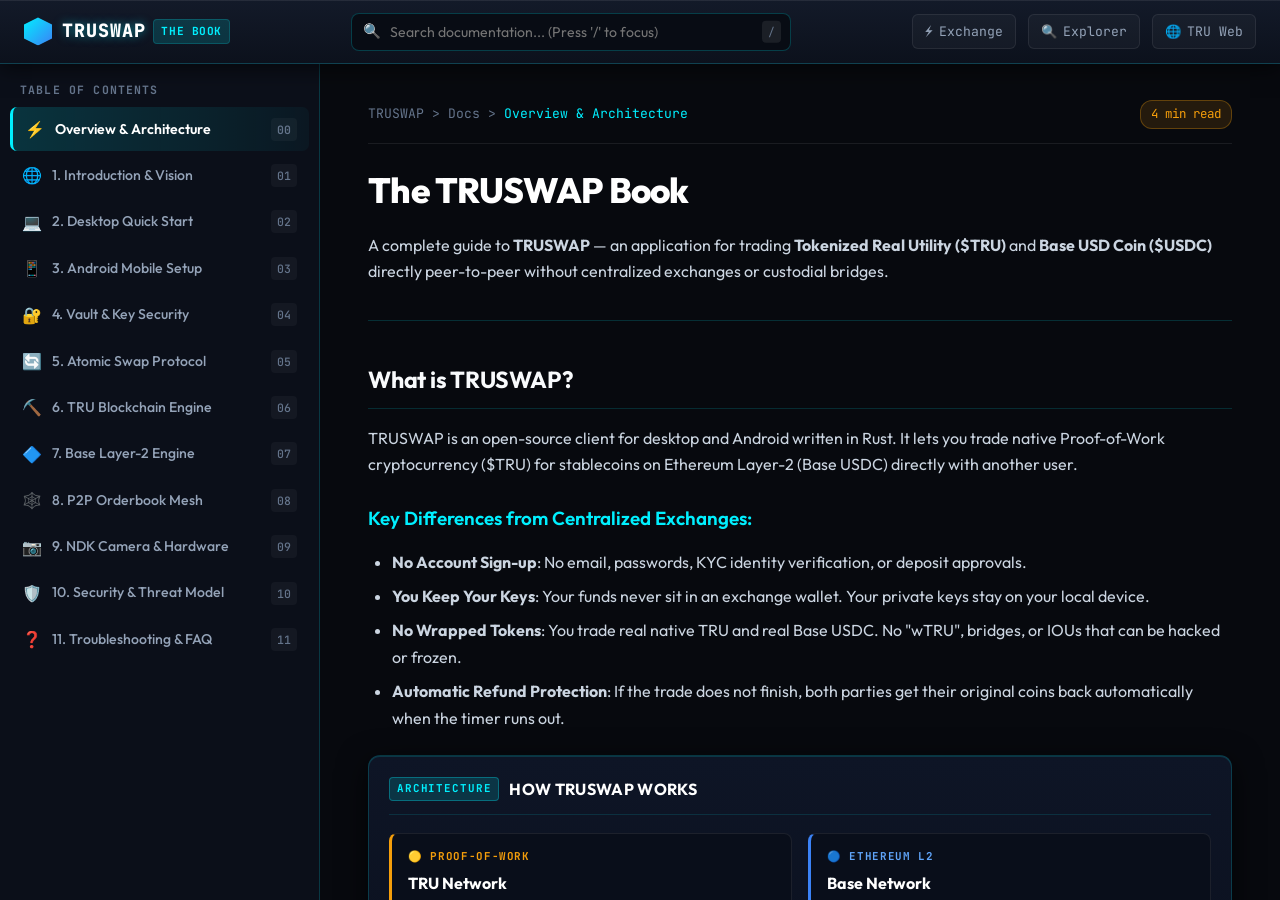
<file: docs/index.html>
<!DOCTYPE html>
<html lang="en">
<head>
  <meta charset="UTF-8">
  <meta name="viewport" content="width=device-width, initial-scale=1.0">
  <title>The TRUSWAP Book — Comprehensive Guide & Architecture</title>
  <link rel="preconnect" href="https://fonts.googleapis.com">
  <link rel="preconnect" href="https://fonts.gstatic.com" crossorigin>
  <link href="https://fonts.googleapis.com/css2?family=JetBrains+Mono:wght@400;500;600;700;800&family=Outfit:wght@300;400;500;600;700;800&display=swap" rel="stylesheet">
  <style>
    :root {
      --bg-dark: #07090e;
      --bg-sidebar: #0b0f19;
      --bg-card: #111726;
      --bg-card-hover: #161e30;
      --bg-code: #06080d;
      --border-color: rgba(0, 240, 255, 0.18);
      --border-glow: rgba(0, 240, 255, 0.4);
      --accent-cyan: #00f0ff;
      --accent-cyan-rgb: 0, 240, 255;
      --accent-gold: #f59e0b;
      --accent-green: #10b981;
      --accent-red: #ef4444;
      --text-main: #f1f5f9;
      --text-muted: #94a3b8;
      --text-dim: #64748b;
      --sidebar-width: 320px;
      --header-height: 64px;
    }

    * {
      box-sizing: border-box;
      margin: 0;
      padding: 0;
    }

    html, body {
      background-color: var(--bg-dark);
      color: var(--text-main);
      font-family: 'Outfit', -apple-system, BlinkMacSystemFont, sans-serif;
      font-size: 16px;
      line-height: 1.65;
      height: 100%;
      overflow: hidden;
    }

    /* Custom Scrollbar */
    ::-webkit-scrollbar {
      width: 7px;
      height: 7px;
    }
    ::-webkit-scrollbar-track {
      background: rgba(11, 15, 25, 0.7);
    }
    ::-webkit-scrollbar-thumb {
      background: rgba(0, 240, 255, 0.25);
      border-radius: 4px;
    }
    ::-webkit-scrollbar-thumb:hover {
      background: rgba(0, 240, 255, 0.5);
    }

    /* App Shell */
    .app-layout {
      display: flex;
      flex-direction: column;
      height: 100vh;
      overflow: hidden;
    }

    /* Mecha Cyberpunk Header */
    header.book-header {
      height: var(--header-height);
      background: linear-gradient(180deg, #131a29 0%, #0c111c 100%);
      border-bottom: 1px solid var(--border-color);
      box-shadow: 0 4px 20px rgba(0, 0, 0, 0.6), inset 0 1px 0 rgba(255, 255, 255, 0.08);
      display: flex;
      align-items: center;
      justify-content: space-between;
      padding: 0 24px;
      z-index: 100;
      position: relative;
    }

    .header-left {
      display: flex;
      align-items: center;
      gap: 16px;
      flex-shrink: 0;
    }

    .mobile-menu-btn {
      display: none;
      background: rgba(0, 240, 255, 0.1);
      border: 1px solid var(--border-color);
      color: var(--accent-cyan);
      font-size: 1.25rem;
      border-radius: 8px;
      width: 38px;
      height: 38px;
      cursor: pointer;
      align-items: center;
      justify-content: center;
      transition: all 0.2s ease;
      flex-shrink: 0;
    }

    .mobile-menu-btn:hover {
      background: rgba(0, 240, 255, 0.2);
      border-color: var(--accent-cyan);
    }

    .brand-group {
      display: flex;
      align-items: center;
      gap: 10px;
      text-decoration: none;
      cursor: pointer;
      flex-shrink: 0;
    }

    .brand-logo-gem {
      width: 28px;
      height: 28px;
      background: linear-gradient(135deg, #00f0ff 0%, #3b82f6 100%);
      clip-path: polygon(50% 0%, 100% 25%, 100% 75%, 50% 100%, 0% 75%, 0% 25%);
      box-shadow: 0 0 12px rgba(0, 240, 255, 0.6);
      flex-shrink: 0;
    }

    .brand-title-wrap {
      display: flex;
      align-items: center;
      gap: 8px;
      white-space: nowrap;
    }

    .brand-title {
      font-family: 'JetBrains Mono', monospace;
      font-weight: 800;
      font-size: 1.15rem;
      letter-spacing: 0.05em;
      color: #fff;
      text-shadow: 0 0 10px rgba(0, 240, 255, 0.5);
      white-space: nowrap;
    }

    .brand-badge {
      font-family: 'JetBrains Mono', monospace;
      font-size: 0.7rem;
      font-weight: 700;
      background: rgba(0, 240, 255, 0.15);
      border: 1px solid var(--border-color);
      color: var(--accent-cyan);
      padding: 2px 7px;
      border-radius: 4px;
      letter-spacing: 0.05em;
      white-space: nowrap;
      display: inline-block;
    }

    .header-search-wrap {
      flex: 1;
      max-width: 440px;
      margin: 0 24px;
      position: relative;
    }

    .search-input {
      width: 100%;
      background: #080c14;
      border: 1px solid rgba(0, 240, 255, 0.22);
      border-radius: 8px;
      padding: 9px 38px 9px 38px;
      font-family: 'Outfit', sans-serif;
      font-size: 0.88rem;
      color: #fff;
      transition: all 0.2s ease;
    }

    .search-input:focus {
      outline: none;
      border-color: var(--accent-cyan);
      box-shadow: 0 0 12px rgba(0, 240, 255, 0.3);
    }

    .search-icon {
      position: absolute;
      left: 12px;
      top: 50%;
      transform: translateY(-50%);
      color: var(--text-dim);
      font-size: 0.9rem;
      pointer-events: none;
    }

    .search-shortcut {
      position: absolute;
      right: 10px;
      top: 50%;
      transform: translateY(-50%);
      font-family: 'JetBrains Mono', monospace;
      font-size: 0.7rem;
      background: rgba(255, 255, 255, 0.08);
      color: var(--text-dim);
      padding: 2px 6px;
      border-radius: 4px;
      pointer-events: none;
    }

    .search-results-dropdown {
      display: none;
      position: absolute;
      top: calc(100% + 6px);
      left: 0;
      right: 0;
      background: #0d121f;
      border: 1px solid var(--border-color);
      border-radius: 8px;
      box-shadow: 0 12px 30px rgba(0, 0, 0, 0.8);
      max-height: 380px;
      overflow-y: auto;
      z-index: 200;
    }

    .search-result-item {
      padding: 10px 14px;
      border-bottom: 1px solid rgba(255, 255, 255, 0.05);
      cursor: pointer;
      transition: background 0.15s ease;
    }

    .search-result-item:hover {
      background: rgba(0, 240, 255, 0.1);
    }

    .search-result-title {
      font-weight: 600;
      font-size: 0.88rem;
      color: var(--accent-cyan);
      margin-bottom: 4px;
    }

    .search-result-snippet {
      font-size: 0.78rem;
      color: var(--text-muted);
      white-space: nowrap;
      overflow: hidden;
      text-overflow: ellipsis;
    }

    .header-links {
      display: flex;
      align-items: center;
      gap: 12px;
      flex-shrink: 0;
    }

    .header-nav-link {
      display: inline-flex;
      align-items: center;
      gap: 6px;
      font-family: 'JetBrains Mono', monospace;
      font-size: 0.82rem;
      color: var(--text-muted);
      text-decoration: none;
      padding: 6px 12px;
      border-radius: 6px;
      background: rgba(255, 255, 255, 0.03);
      border: 1px solid rgba(255, 255, 255, 0.08);
      transition: all 0.2s ease;
      white-space: nowrap;
    }

    .header-nav-link:hover {
      color: #fff;
      border-color: var(--accent-cyan);
      background: rgba(0, 240, 255, 0.08);
      box-shadow: 0 0 10px rgba(0, 240, 255, 0.2);
    }

    .mobile-search-btn {
      display: none;
    }

    .mobile-search-bar {
      display: none;
    }

    .nav-text-short {
      display: none;
    }

    .nav-text-full {
      display: inline;
    }

    /* Sidebar Backdrop & Mobile Drawer */
    .sidebar-backdrop {
      display: none;
      position: fixed;
      top: 0;
      left: 0;
      right: 0;
      bottom: 0;
      background: rgba(0, 0, 0, 0.7);
      backdrop-filter: blur(3px);
      z-index: 140;
    }

    .sidebar-backdrop.open {
      display: block;
    }

    .sidebar-footer {
      display: none;
      padding: 16px 12px;
      margin-top: auto;
      border-top: 1px solid var(--border-color);
      background: rgba(6, 8, 14, 0.6);
      flex-direction: column;
      gap: 8px;
    }

    .sidebar-footer-link {
      display: flex;
      align-items: center;
      gap: 10px;
      padding: 9px 12px;
      border-radius: 6px;
      background: rgba(255, 255, 255, 0.03);
      border: 1px solid rgba(255, 255, 255, 0.08);
      color: var(--text-muted);
      text-decoration: none;
      font-family: 'JetBrains Mono', monospace;
      font-size: 0.82rem;
      transition: all 0.2s ease;
    }

    .sidebar-footer-link:hover {
      color: #fff;
      border-color: var(--accent-cyan);
      background: rgba(0, 240, 255, 0.08);
    }

    /* Main Container */
    .book-body {
      display: flex;
      flex: 1;
      height: calc(100vh - var(--header-height));
      overflow: hidden;
      position: relative;
    }

    /* Sidebar Table of Contents */
    aside.book-sidebar {
      width: var(--sidebar-width);
      min-width: var(--sidebar-width);
      background: var(--bg-sidebar);
      border-right: 1px solid var(--border-color);
      display: flex;
      flex-direction: column;
      overflow-y: auto;
      height: 100%;
      user-select: none;
    }

    .sidebar-section-title {
      padding: 16px 20px 8px 20px;
      font-family: 'JetBrains Mono', monospace;
      font-size: 0.72rem;
      font-weight: 700;
      color: var(--text-dim);
      letter-spacing: 0.1em;
      text-transform: uppercase;
    }

    .chapter-list {
      list-style: none;
      padding: 0 10px 30px 10px;
    }

    .chapter-item {
      margin-bottom: 2px;
    }

    .chapter-link {
      display: flex;
      align-items: center;
      justify-content: space-between;
      gap: 10px;
      padding: 9px 12px;
      border-radius: 7px;
      color: var(--text-muted);
      text-decoration: none;
      font-size: 0.88rem;
      font-weight: 500;
      transition: all 0.15s ease;
      cursor: pointer;
      position: relative;
    }

    .chapter-link:hover {
      color: #fff;
      background: rgba(0, 240, 255, 0.06);
    }

    .chapter-link.active {
      color: #fff;
      font-weight: 600;
      background: linear-gradient(90deg, rgba(0, 240, 255, 0.16) 0%, rgba(0, 240, 255, 0.04) 100%);
      border-left: 3px solid var(--accent-cyan);
    }

    .chapter-link-left {
      display: flex;
      align-items: center;
      gap: 10px;
      overflow: hidden;
    }

    .chapter-icon {
      font-size: 1rem;
      flex-shrink: 0;
    }

    .chapter-title-text {
      white-space: nowrap;
      overflow: hidden;
      text-overflow: ellipsis;
    }

    .chapter-num {
      font-family: 'JetBrains Mono', monospace;
      font-size: 0.72rem;
      color: var(--text-dim);
      background: rgba(255, 255, 255, 0.04);
      padding: 2px 6px;
      border-radius: 4px;
      flex-shrink: 0;
    }

    /* Main Reader Area */
    main.book-content-pane {
      flex: 1;
      overflow-y: auto;
      height: 100%;
      padding: 36px 48px 80px 48px;
      position: relative;
      scroll-behavior: smooth;
    }

    .content-container {
      max-width: 920px;
      margin: 0 auto;
    }

    /* Top Breadcrumbs & Meta */
    .chapter-header-meta {
      display: flex;
      align-items: center;
      justify-content: space-between;
      margin-bottom: 24px;
      padding-bottom: 14px;
      border-bottom: 1px solid rgba(255, 255, 255, 0.08);
    }

    .breadcrumbs {
      font-family: 'JetBrains Mono', monospace;
      font-size: 0.82rem;
      color: var(--text-dim);
    }

    .breadcrumbs span.current {
      color: var(--accent-cyan);
    }

    .read-time-badge {
      font-family: 'JetBrains Mono', monospace;
      font-size: 0.78rem;
      color: var(--accent-gold);
      background: rgba(245, 158, 11, 0.12);
      border: 1px solid rgba(245, 158, 11, 0.3);
      padding: 3px 10px;
      border-radius: 12px;
    }

    /* Typography inside reader */
    .doc-h1 {
      font-size: 2.2rem;
      font-weight: 800;
      color: #fff;
      margin-bottom: 20px;
      line-height: 1.25;
      letter-spacing: -0.02em;
      position: relative;
    }

    .doc-h2 {
      font-size: 1.45rem;
      font-weight: 700;
      color: #f8fafc;
      margin-top: 40px;
      margin-bottom: 16px;
      letter-spacing: -0.01em;
      border-bottom: 1px solid rgba(0, 240, 255, 0.15);
      padding-bottom: 8px;
      position: relative;
    }

    .doc-h3 {
      font-size: 1.18rem;
      font-weight: 600;
      color: var(--accent-cyan);
      margin-top: 26px;
      margin-bottom: 12px;
      position: relative;
    }

    .anchor-link {
      opacity: 0;
      margin-left: 8px;
      color: var(--text-dim);
      text-decoration: none;
      font-size: 0.85em;
      transition: opacity 0.15s ease;
    }

    .doc-heading:hover .anchor-link {
      opacity: 0.8;
    }

    .doc-para {
      margin-bottom: 16px;
      color: #cbd5e1;
      font-size: 1rem;
    }

    .doc-list {
      margin: 14px 0 20px 24px;
      color: #cbd5e1;
    }

    .doc-list li {
      margin-bottom: 8px;
    }

    .doc-divider {
      border: none;
      border-top: 1px solid rgba(0, 240, 255, 0.16);
      margin: 36px 0;
    }

    /* Code Blocks */
    .code-block-wrapper {
      margin: 22px 0;
      border-radius: 10px;
      background: var(--bg-code);
      border: 1px solid rgba(0, 240, 255, 0.22);
      box-shadow: 0 8px 24px rgba(0, 0, 0, 0.6);
      overflow: hidden;
    }

    .code-header {
      display: flex;
      justify-content: space-between;
      align-items: center;
      padding: 8px 14px;
      background: #0d121c;
      border-bottom: 1px solid rgba(0, 240, 255, 0.12);
    }

    .code-lang {
      font-family: 'JetBrains Mono', monospace;
      font-size: 0.72rem;
      font-weight: 700;
      color: var(--accent-cyan);
      letter-spacing: 0.08em;
    }

    .copy-btn {
      background: rgba(255, 255, 255, 0.05);
      border: 1px solid rgba(255, 255, 255, 0.15);
      color: var(--text-muted);
      font-family: 'JetBrains Mono', monospace;
      font-size: 0.72rem;
      padding: 3px 9px;
      border-radius: 5px;
      cursor: pointer;
      transition: all 0.15s ease;
    }

    .copy-btn:hover {
      color: #fff;
      border-color: var(--accent-cyan);
      background: rgba(0, 240, 255, 0.15);
    }

    pre {
      padding: 16px;
      overflow-x: auto;
      font-family: 'JetBrains Mono', monospace;
      font-size: 0.88rem;
      line-height: 1.45;
      color: #e2e8f0;
      white-space: pre;
      word-wrap: normal;
    }

    code {
      font-family: 'JetBrains Mono', monospace;
      white-space: inherit;
    }

    p code, li code {
      background: rgba(0, 240, 255, 0.08);
      border: 1px solid rgba(0, 240, 255, 0.2);
      color: #38bdf8;
      padding: 2px 6px;
      border-radius: 4px;
      font-size: 0.88em;
      white-space: normal;
    }

    /* Responsive Cyberpunk Architecture & Flow Diagrams */
    .cyber-diagram-box {
      margin: 24px 0;
      background: linear-gradient(180deg, #0e1526 0%, #080c16 100%);
      border: 1px solid var(--border-color);
      border-radius: 12px;
      padding: 20px;
      box-shadow: 0 8px 30px rgba(0, 0, 0, 0.7), inset 0 1px 0 rgba(0, 240, 255, 0.15);
      position: relative;
      overflow: hidden;
    }

    .diagram-title-bar {
      display: flex;
      align-items: center;
      gap: 10px;
      margin-bottom: 18px;
      padding-bottom: 12px;
      border-bottom: 1px solid rgba(0, 240, 255, 0.12);
    }

    .diagram-tag {
      font-family: 'JetBrains Mono', monospace;
      font-size: 0.68rem;
      font-weight: 700;
      background: rgba(0, 240, 255, 0.15);
      color: var(--accent-cyan);
      border: 1px solid rgba(0, 240, 255, 0.3);
      padding: 2px 7px;
      border-radius: 4px;
      letter-spacing: 0.08em;
    }

    .diagram-heading {
      font-weight: 700;
      font-size: 1rem;
      color: #fff;
      letter-spacing: 0.02em;
    }

    .diagram-grid-2 {
      display: grid;
      grid-template-columns: 1fr 1fr;
      gap: 16px;
    }

    .diagram-node {
      background: #090e1a;
      border: 1px solid rgba(255, 255, 255, 0.08);
      border-radius: 8px;
      padding: 14px 16px;
      transition: border-color 0.2s ease;
    }

    .diagram-node.node-tru {
      border-left: 3px solid var(--accent-gold);
    }

    .diagram-node.node-base {
      border-left: 3px solid #3b82f6;
    }

    .diagram-node.node-app {
      border-left: 3px solid var(--accent-cyan);
      background: linear-gradient(180deg, #0d1526 0%, #080c14 100%);
    }

    .node-badge {
      font-family: 'JetBrains Mono', monospace;
      font-size: 0.68rem;
      font-weight: 700;
      letter-spacing: 0.06em;
      margin-bottom: 4px;
    }

    .node-tru .node-badge { color: var(--accent-gold); }
    .node-base .node-badge { color: #60a5fa; }
    .node-app .node-badge { color: var(--accent-cyan); }

    .node-title {
      font-size: 1rem;
      font-weight: 700;
      color: #fff;
      margin-bottom: 8px;
    }

    .node-list {
      list-style: none;
      padding: 0;
      margin: 0;
      display: flex;
      flex-direction: column;
      gap: 6px;
      font-size: 0.85rem;
      color: #cbd5e1;
    }

    .node-list li {
      display: flex;
      align-items: center;
      gap: 6px;
    }

    .node-list li::before {
      content: "•";
      color: var(--accent-cyan);
      font-weight: bold;
    }

    .diagram-connector {
      display: flex;
      flex-direction: column;
      align-items: center;
      justify-content: center;
      margin: 12px 0;
      color: var(--accent-cyan);
    }

    .connector-line {
      width: 2px;
      height: 16px;
      background: linear-gradient(180deg, rgba(0, 240, 255, 0.4) 0%, rgba(0, 240, 255, 0.8) 100%);
    }

    .connector-arrow {
      font-size: 0.75rem;
      line-height: 1;
      color: var(--accent-cyan);
      text-shadow: 0 0 8px rgba(0, 240, 255, 0.8);
    }

    .node-tags-grid {
      display: grid;
      grid-template-columns: repeat(auto-fit, minmax(200px, 1fr));
      gap: 8px;
      margin-top: 10px;
    }

    .feature-tag {
      background: rgba(0, 240, 255, 0.05);
      border: 1px solid rgba(0, 240, 255, 0.15);
      padding: 6px 10px;
      border-radius: 6px;
      font-size: 0.8rem;
      color: #e2e8f0;
      display: flex;
      align-items: center;
      gap: 6px;
    }

    .feature-tag::before {
      content: "▸";
      color: var(--accent-cyan);
    }

    /* Atomic Swap Outcome Cards */
    .outcome-grid {
      display: flex;
      align-items: stretch;
      gap: 16px;
      position: relative;
    }

    .outcome-card {
      flex: 1;
      border-radius: 10px;
      padding: 16px;
      background: #090e1a;
      border: 1px solid rgba(255, 255, 255, 0.08);
      display: flex;
      flex-direction: column;
      gap: 10px;
    }

    .outcome-card.success {
      border-left: 4px solid var(--accent-green);
      background: linear-gradient(180deg, rgba(16, 185, 129, 0.08) 0%, #080c14 100%);
    }

    .outcome-card.refund {
      border-left: 4px solid var(--accent-gold);
      background: linear-gradient(180deg, rgba(245, 158, 11, 0.08) 0%, #080c14 100%);
    }

    .outcome-header {
      display: flex;
      align-items: center;
      gap: 8px;
    }

    .outcome-icon {
      font-size: 1.1rem;
    }

    .outcome-title {
      font-weight: 700;
      font-size: 0.95rem;
      color: #fff;
    }

    .outcome-condition {
      font-size: 0.8rem;
      color: var(--text-dim);
      font-family: 'JetBrains Mono', monospace;
      padding-bottom: 8px;
      border-bottom: 1px solid rgba(255, 255, 255, 0.06);
    }

    .outcome-points {
      list-style: none;
      padding: 0;
      margin: 0;
      display: flex;
      flex-direction: column;
      gap: 6px;
      font-size: 0.84rem;
      color: #cbd5e1;
    }

    .outcome-points li strong {
      color: #fff;
    }

    .outcome-divider-badge {
      display: flex;
      align-items: center;
      justify-content: center;
      font-family: 'JetBrains Mono', monospace;
      font-size: 0.72rem;
      font-weight: 800;
      color: var(--text-dim);
      background: #0d1322;
      border: 1px solid rgba(255, 255, 255, 0.1);
      padding: 4px 10px;
      border-radius: 12px;
      align-self: center;
      flex-shrink: 0;
    }

    /* UI Tour Blueprint Card */
    .ui-tour-diagram .ui-mockup-frame {
      display: flex;
      flex-direction: column;
      gap: 10px;
      background: #05070c;
      border: 1px solid rgba(0, 240, 255, 0.2);
      border-radius: 8px;
      padding: 12px;
    }

    .ui-mockup-top {
      display: flex;
      justify-content: space-between;
      align-items: center;
      padding: 8px 12px;
      background: #0c1220;
      border-radius: 6px;
      font-family: 'JetBrains Mono', monospace;
      font-size: 0.76rem;
      color: var(--accent-cyan);
    }

    .ui-mockup-vaults {
      display: grid;
      grid-template-columns: 1fr 1fr;
      gap: 10px;
    }

    .mockup-card {
      background: #090e1a;
      border: 1px solid rgba(255, 255, 255, 0.08);
      border-radius: 6px;
      padding: 10px 12px;
      font-size: 0.82rem;
    }

    .mockup-card.tru-card { border-top: 2px solid var(--accent-gold); }
    .mockup-card.base-card { border-top: 2px solid #3b82f6; }

    .mockup-card .card-title {
      font-weight: 700;
      margin-bottom: 4px;
      color: #fff;
    }

    .mockup-card .card-detail {
      color: #94a3b8;
      font-size: 0.78rem;
      margin-bottom: 6px;
    }

    .mockup-card .card-pills {
      display: flex;
      flex-wrap: wrap;
      gap: 4px;
    }

    .mockup-card .pill {
      font-family: 'JetBrains Mono', monospace;
      font-size: 0.68rem;
      background: rgba(255, 255, 255, 0.05);
      border: 1px solid rgba(255, 255, 255, 0.1);
      padding: 2px 5px;
      border-radius: 4px;
      color: var(--text-dim);
    }

    .ui-mockup-section {
      background: #090e1a;
      border: 1px solid rgba(255, 255, 255, 0.08);
      border-radius: 6px;
      padding: 10px 12px;
    }

    .ui-mockup-section .section-title {
      font-weight: 700;
      font-size: 0.82rem;
      color: var(--accent-cyan);
      margin-bottom: 6px;
    }

    .mockup-form-row {
      display: flex;
      flex-wrap: wrap;
      gap: 8px;
      font-size: 0.78rem;
      color: #94a3b8;
      font-family: 'JetBrains Mono', monospace;
    }

    .mockup-table-preview {
      font-family: 'JetBrains Mono', monospace;
      font-size: 0.74rem;
      color: #94a3b8;
      display: flex;
      flex-direction: column;
      gap: 4px;
    }

    .mockup-row {
      display: flex;
      justify-content: space-between;
      padding: 4px 8px;
      background: rgba(0, 240, 255, 0.04);
      border-radius: 4px;
      color: #e2e8f0;
    }

    .mockup-row .action-btn {
      color: var(--accent-cyan);
      font-weight: bold;
    }

    /* Flow Steps Architecture Cards */
    .flow-steps {
      display: flex;
      flex-direction: column;
      gap: 8px;
    }

    .flow-step {
      display: flex;
      align-items: flex-start;
      gap: 12px;
      background: #090e1a;
      border: 1px solid rgba(255, 255, 255, 0.08);
      border-radius: 8px;
      padding: 12px 14px;
    }

    .flow-step.node-tru {
      border-left: 3px solid var(--accent-gold);
    }

    .flow-step.node-base {
      border-left: 3px solid #3b82f6;
    }

    .flow-step-num {
      width: 24px;
      height: 24px;
      border-radius: 50%;
      background: rgba(0, 240, 255, 0.15);
      border: 1px solid rgba(0, 240, 255, 0.4);
      color: var(--accent-cyan);
      font-family: 'JetBrains Mono', monospace;
      font-weight: 700;
      font-size: 0.75rem;
      display: flex;
      align-items: center;
      justify-content: center;
      flex-shrink: 0;
      margin-top: 1px;
    }

    .flow-step-content {
      flex: 1;
    }

    .flow-step-title {
      font-weight: 700;
      font-size: 0.95rem;
      color: #fff;
      margin-bottom: 3px;
    }

    .flow-step-desc {
      font-size: 0.84rem;
      color: #94a3b8;
      line-height: 1.45;
    }

    .flow-step-desc code {
      font-family: 'JetBrains Mono', monospace;
      color: var(--accent-cyan);
      background: rgba(0, 240, 255, 0.08);
      padding: 1px 4px;
      border-radius: 3px;
    }

    .flow-connector {
      font-family: 'JetBrains Mono', monospace;
      font-size: 0.72rem;
      color: var(--accent-cyan);
      text-align: center;
      padding: 2px 0;
      opacity: 0.85;
      letter-spacing: 0.05em;
    }

    .lockbox-content-badge {
      display: inline-block;
      font-family: 'JetBrains Mono', monospace;
      font-size: 0.78rem;
      font-weight: 700;
      background: rgba(255, 255, 255, 0.06);
      border: 1px solid rgba(255, 255, 255, 0.12);
      color: #fff;
      padding: 3px 8px;
      border-radius: 4px;
      margin-bottom: 10px;
    }

    .lockbox-rules-title {
      font-size: 0.76rem;
      font-weight: 700;
      color: var(--text-dim);
      text-transform: uppercase;
      letter-spacing: 0.06em;
      margin-bottom: 6px;
    }

    .node-desc {
      font-size: 0.85rem;
      color: #cbd5e1;
      line-height: 1.45;
    }

    .text-center {
      text-align: center;
    }

    /* ASCII Diagrams & Box Drawing Optimization */
    .ascii-diagram-wrapper {
      margin: 22px 0;
      border-radius: 10px;
      background: #060910;
      border: 1px solid rgba(0, 240, 255, 0.22);
      box-shadow: 0 8px 24px rgba(0, 0, 0, 0.6);
      overflow: hidden;
    }

    .ascii-diagram-header {
      display: flex;
      justify-content: space-between;
      align-items: center;
      padding: 8px 14px;
      background: #0d121c;
      border-bottom: 1px solid rgba(0, 240, 255, 0.12);
    }

    .ascii-diagram-tag {
      font-family: 'JetBrains Mono', monospace;
      font-size: 0.72rem;
      font-weight: 700;
      color: var(--accent-cyan);
      letter-spacing: 0.08em;
    }

    .ascii-diagram-scroll-hint {
      font-family: 'JetBrains Mono', monospace;
      font-size: 0.7rem;
      color: var(--text-dim);
    }

    .ascii-diagram-pre {
      padding: 16px;
      overflow-x: auto;
      font-family: 'JetBrains Mono', 'Courier New', monospace;
      font-size: 0.8rem;
      line-height: 1.15 !important;
      letter-spacing: 0px !important;
      color: #38bdf8;
      background: #05080f;
      white-space: pre !important;
      word-break: normal !important;
      overflow-wrap: normal !important;
      -webkit-overflow-scrolling: touch;
    }

    /* Tables */
    .table-responsive {
      overflow-x: auto;
      margin: 24px 0;
      border-radius: 10px;
      border: 1px solid rgba(0, 240, 255, 0.22);
      box-shadow: 0 4px 20px rgba(0, 0, 0, 0.4);
    }

    table.doc-table {
      width: 100%;
      border-collapse: collapse;
      background: #0c101a;
      text-align: left;
      font-size: 0.9rem;
    }

    table.doc-table th {
      background: #131a29;
      padding: 12px 16px;
      font-weight: 600;
      color: var(--accent-cyan);
      border-bottom: 1px solid rgba(0, 240, 255, 0.25);
      font-family: 'JetBrains Mono', monospace;
      font-size: 0.82rem;
    }

    table.doc-table td {
      padding: 12px 16px;
      border-bottom: 1px solid rgba(255, 255, 255, 0.05);
      color: #cbd5e1;
    }

    table.doc-table tr:hover td {
      background: rgba(0, 240, 255, 0.04);
    }

    /* Alerts & Admonitions */
    .doc-alert {
      margin: 22px 0;
      padding: 16px 20px;
      border-radius: 8px;
      border-left: 4px solid var(--accent-cyan);
      background: rgba(0, 240, 255, 0.06);
    }

    .doc-alert-caution, .doc-alert-warning {
      border-left-color: var(--accent-red);
      background: rgba(239, 68, 68, 0.08);
    }

    .doc-alert-tip {
      border-left-color: var(--accent-green);
      background: rgba(16, 185, 129, 0.08);
    }

    .doc-alert .alert-title {
      font-family: 'JetBrains Mono', monospace;
      font-weight: 700;
      font-size: 0.78rem;
      letter-spacing: 0.08em;
      margin-bottom: 6px;
      color: var(--accent-cyan);
    }

    .doc-alert-caution .alert-title, .doc-alert-warning .alert-title {
      color: var(--accent-red);
    }

    .doc-alert-tip .alert-title {
      color: var(--accent-green);
    }

    .doc-quote {
      border-left: 4px solid rgba(255, 255, 255, 0.2);
      padding: 10px 18px;
      margin: 18px 0;
      color: var(--text-muted);
      font-style: italic;
      background: rgba(255, 255, 255, 0.02);
    }

    /* Navigation Footer */
    .chapter-nav-footer {
      display: flex;
      justify-content: space-between;
      gap: 20px;
      margin-top: 60px;
      padding-top: 30px;
      border-top: 1px solid rgba(0, 240, 255, 0.15);
    }

    .nav-btn {
      display: flex;
      flex-direction: column;
      gap: 4px;
      padding: 14px 20px;
      border-radius: 10px;
      background: var(--bg-card);
      border: 1px solid var(--border-color);
      color: var(--text-main);
      text-decoration: none;
      min-width: 200px;
      transition: all 0.2s ease;
      cursor: pointer;
    }

    .nav-btn:hover {
      border-color: var(--accent-cyan);
      background: var(--bg-card-hover);
      box-shadow: 0 4px 20px rgba(0, 240, 255, 0.2);
      transform: translateY(-2px);
    }

    .nav-btn.prev {
      text-align: left;
    }

    .nav-btn.next {
      text-align: right;
      margin-left: auto;
    }

    .nav-btn-sub {
      font-family: 'JetBrains Mono', monospace;
      font-size: 0.72rem;
      color: var(--text-dim);
      text-transform: uppercase;
      letter-spacing: 0.06em;
    }

    .nav-btn-title {
      font-weight: 600;
      font-size: 0.95rem;
      color: var(--accent-cyan);
    }

    /* Responsive */
    @media (max-width: 900px) {
      :root {
        --sidebar-width: 280px;
      }
      .mobile-menu-btn {
        display: flex;
      }
      aside.book-sidebar {
        position: fixed;
        top: var(--header-height);
        left: 0;
        bottom: 0;
        z-index: 150;
        transform: translateX(-100%);
        transition: transform 0.25s cubic-bezier(0.16, 1, 0.3, 1);
        box-shadow: 10px 0 30px rgba(0, 0, 0, 0.8);
      }
      aside.book-sidebar.open {
        transform: translateX(0);
      }
      .sidebar-footer {
        display: flex;
      }
      main.book-content-pane {
        padding: 24px 20px 60px 20px;
      }
      .chapter-nav-footer {
        flex-direction: column;
      }
      .nav-btn {
        width: 100%;
        text-align: center !important;
      }
    }

    @media (max-width: 768px) {
      :root {
        --header-height: 56px;
      }

      header.book-header {
        padding: 0 12px;
        gap: 8px;
      }

      .header-left {
        gap: 8px;
      }

      .mobile-menu-btn {
        width: 36px;
        height: 36px;
        font-size: 1.15rem;
        border-radius: 6px;
      }

      .brand-group {
        gap: 8px;
      }

      .brand-logo-gem {
        width: 24px;
        height: 24px;
      }

      .brand-title-wrap {
        gap: 6px;
      }

      .brand-title {
        font-size: 1.05rem;
      }

      .brand-badge {
        font-size: 0.65rem;
        padding: 2px 5px;
      }

      /* Hide inline search bar on mobile */
      .header-search-wrap {
        display: none;
      }

      /* Show mobile search button in header */
      .mobile-search-btn {
        display: flex;
        align-items: center;
        justify-content: center;
        width: 36px;
        height: 36px;
        background: rgba(0, 240, 255, 0.08);
        border: 1px solid var(--border-color);
        color: var(--accent-cyan);
        border-radius: 6px;
        font-size: 0.92rem;
        cursor: pointer;
        transition: all 0.2s ease;
      }

      .mobile-search-btn:hover {
        background: rgba(0, 240, 255, 0.18);
        border-color: var(--accent-cyan);
      }

      .header-links {
        gap: 8px;
      }

      /* Hide secondary links on mobile header (they live in sidebar drawer) */
      .nav-link-desktop {
        display: none;
      }

      .nav-link-exchange {
        padding: 6px 10px;
        font-size: 0.78rem;
      }

      .nav-text-full {
        display: none;
      }

      .nav-text-short {
        display: inline;
      }

      /* Mobile search drawer dropdown */
      .mobile-search-bar {
        position: fixed;
        top: var(--header-height);
        left: 0;
        right: 0;
        background: #0d121f;
        border-bottom: 1px solid var(--border-color);
        padding: 10px 14px;
        z-index: 130;
        box-shadow: 0 10px 25px rgba(0, 0, 0, 0.85);
      }

      .mobile-search-bar.open {
        display: block;
      }

      .mobile-search-inner {
        position: relative;
        display: flex;
        align-items: center;
      }

      .mobile-search-inner .search-input {
        padding-right: 36px;
      }

      .mobile-search-close {
        position: absolute;
        right: 8px;
        top: 50%;
        transform: translateY(-50%);
        background: none;
        border: none;
        color: var(--text-dim);
        font-size: 1rem;
        cursor: pointer;
        padding: 4px 8px;
      }

      .mobile-search-close:hover {
        color: #fff;
      }

      .mobile-dropdown {
        position: static;
        margin-top: 8px;
        max-height: 50vh;
      }

      /* Subheader Breadcrumbs & Meta */
      .chapter-header-meta {
        display: flex;
        flex-direction: row;
        justify-content: space-between;
        align-items: center;
        gap: 8px;
        margin-bottom: 18px;
        padding-bottom: 10px;
      }

      .breadcrumbs {
        font-size: 0.75rem;
        line-height: 1.35;
        white-space: nowrap;
        overflow: hidden;
        text-overflow: ellipsis;
        flex: 1;
      }

      .read-time-badge {
        font-size: 0.72rem;
        padding: 2px 7px;
        white-space: nowrap;
        flex-shrink: 0;
      }

      main.book-content-pane {
        padding: 16px 14px 60px 14px;
      }

      .doc-h1 {
        font-size: 1.7rem;
        margin-bottom: 14px;
      }

      .doc-h2 {
        font-size: 1.25rem;
        margin-top: 28px;
        margin-bottom: 12px;
      }

      .doc-h3 {
        font-size: 1.05rem;
      }

      .doc-para {
        font-size: 0.95rem;
        line-height: 1.6;
      }

      /* Diagram Mobile Adaptations */
      .cyber-diagram-box {
        padding: 14px;
        margin: 18px 0;
      }
      .diagram-grid-2 {
        grid-template-columns: 1fr;
        gap: 12px;
      }
      .outcome-grid {
        flex-direction: column;
        gap: 12px;
      }
      .outcome-divider-badge {
        align-self: center;
      }
      .ui-mockup-vaults {
        grid-template-columns: 1fr;
      }
      .flow-step {
        padding: 10px 12px;
        gap: 10px;
      }
      .flow-step-title {
        font-size: 0.9rem;
      }
      .flow-step-desc {
        font-size: 0.8rem;
      }
      .ascii-diagram-pre {
        font-size: 0.6rem;
        line-height: 1.12 !important;
        padding: 12px 10px;
      }
      .ascii-diagram-scroll-hint {
        color: var(--accent-gold);
      }
    }

    @media (max-width: 375px) {
      header.book-header {
        padding: 0 8px;
        gap: 6px;
      }
      .header-left {
        gap: 6px;
      }
      .brand-group {
        gap: 6px;
      }
      .brand-title {
        font-size: 0.95rem;
      }
      .brand-badge {
        display: none;
      }
      .mobile-menu-btn, .mobile-search-btn {
        width: 32px;
        height: 32px;
      }
    }
  </style>
</head>
<body>
  <div class="app-layout">
    <!-- Top Header -->
    <header class="book-header">
      <div class="header-left">
        <button class="mobile-menu-btn" onclick="toggleSidebar()" aria-label="Toggle Table of Contents">☰</button>
        <a class="brand-group" onclick="loadChapter('readme')">
          <div class="brand-logo-gem"></div>
          <div class="brand-title-wrap">
            <span class="brand-title">TRUSWAP</span>
            <span class="brand-badge">THE BOOK</span>
          </div>
        </a>
      </div>

      <!-- Search Bar -->
      <div class="header-search-wrap">
        <span class="search-icon">🔍</span>
        <input type="text" class="search-input" id="search-input" placeholder="Search documentation... (Press '/' to focus)" oninput="handleSearch(this.value, 'desktop')">
        <span class="search-shortcut">/</span>
        <div class="search-results-dropdown" id="search-dropdown"></div>
      </div>

      <!-- Quick Links -->
      <div class="header-links">
        <button class="mobile-search-btn" onclick="toggleMobileSearch()" aria-label="Search documentation" title="Search documentation">🔍</button>
        <a href="/" class="header-nav-link nav-link-exchange" title="Open TRUSWAP Atomic Exchange">
          <span>⚡</span>
          <span class="nav-text-full">Exchange</span>
          <span class="nav-text-short">App</span>
        </a>
        <a href="/explorer" class="header-nav-link nav-link-desktop" title="Open Blockchain Explorer">
          <span>🔍</span>
          <span>Explorer</span>
        </a>
        <a href="https://tokenizedrealutility.com" target="_blank" rel="noopener" class="header-nav-link nav-link-desktop" title="Official TRU Network Portal">
          <span>🌐</span>
          <span>TRU Web</span>
        </a>
      </div>
    </header>

    <!-- Mobile Search Bar Dropdown -->
    <div class="mobile-search-bar" id="mobile-search-bar">
      <div class="mobile-search-inner">
        <span class="search-icon">🔍</span>
        <input type="text" class="search-input" id="mobile-search-input" placeholder="Search book chapters..." oninput="handleSearch(this.value, 'mobile')">
        <button class="mobile-search-close" onclick="toggleMobileSearch()" aria-label="Close search">✕</button>
      </div>
      <div class="search-results-dropdown mobile-dropdown" id="mobile-search-dropdown"></div>
    </div>

    <!-- Backdrop for Mobile Sidebar -->
    <div class="sidebar-backdrop" id="sidebar-backdrop" onclick="toggleSidebar()"></div>

    <!-- Main Container -->
    <div class="book-body">
      <!-- Sidebar Navigation -->
      <aside class="book-sidebar" id="book-sidebar">
        <div class="sidebar-section-title">Table of Contents</div>
        <ul class="chapter-list" id="chapter-list"></ul>
        <div class="sidebar-footer">
          <a href="/" class="sidebar-footer-link"><span>⚡</span> TRUSWAP App</a>
          <a href="/explorer" class="sidebar-footer-link"><span>🔍</span> Block Explorer</a>
          <a href="https://tokenizedrealutility.com" target="_blank" rel="noopener" class="sidebar-footer-link"><span>🌐</span> TRU Network Web</a>
        </div>
      </aside>

      <!-- Content Area -->
      <main class="book-content-pane" id="content-pane">
        <div class="content-container">
          <div class="chapter-header-meta">
            <div class="breadcrumbs">
              <span>TRUSWAP</span> &gt; <span>Docs</span> &gt; <span class="current" id="meta-breadcrumb-title">Overview</span>
            </div>
            <div class="read-time-badge" id="meta-read-time">3 min read</div>
          </div>

          <article id="article-content"></article>

          <!-- Navigation Footer -->
          <footer class="chapter-nav-footer">
            <a class="nav-btn prev" id="prev-btn" onclick="navigateChapter(-1)" style="display:none;">
              <span class="nav-btn-sub">← Previous</span>
              <span class="nav-btn-title" id="prev-title"></span>
            </a>
            <a class="nav-btn next" id="next-btn" onclick="navigateChapter(1)" style="display:none;">
              <span class="nav-btn-sub">Next →</span>
              <span class="nav-btn-title" id="next-title"></span>
            </a>
          </footer>
        </div>
      </main>
    </div>
  </div>

  <script>
    const CHAPTERS = [{"id": "readme", "num": "00", "file": "README.md", "title": "Overview & Architecture", "icon": "\u26a1", "words": 815, "read_time": "4 min read", "html": "<h1 id=\"the-truswap-book\" class=\"doc-heading doc-h1\">The TRUSWAP Book<a class=\"anchor-link\" href=\"#the-truswap-book\" title=\"Direct Link\">#</a></h1>\n<p class=\"doc-para\">A complete guide to <strong>TRUSWAP</strong> \u2014 an application for trading <strong>Tokenized Real Utility ($TRU)</strong> and <strong>Base USD Coin ($USDC)</strong> directly peer-to-peer without centralized exchanges or custodial bridges.</p>\n<hr class=\"doc-divider\">\n<h2 id=\"what-is-truswap\" class=\"doc-heading doc-h2\">What is TRUSWAP?<a class=\"anchor-link\" href=\"#what-is-truswap\" title=\"Direct Link\">#</a></h2>\n<p class=\"doc-para\">TRUSWAP is an open-source client for desktop and Android written in Rust. It lets you trade native Proof-of-Work cryptocurrency ($TRU) for stablecoins on Ethereum Layer-2 (Base USDC) directly with another user.</p>\n<h3 id=\"key-differences-from-centralized-exchanges\" class=\"doc-heading doc-h3\">Key Differences from Centralized Exchanges:<a class=\"anchor-link\" href=\"#key-differences-from-centralized-exchanges\" title=\"Direct Link\">#</a></h3>\n<ul class=\"doc-list\">\n<li><strong>No Account Sign-up</strong>: No email, passwords, KYC identity verification, or deposit approvals.</li>\n<li><strong>You Keep Your Keys</strong>: Your funds never sit in an exchange wallet. Your private keys stay on your local device.</li>\n<li><strong>No Wrapped Tokens</strong>: You trade real native TRU and real Base USDC. No &quot;wTRU&quot;, bridges, or IOUs that can be hacked or frozen.</li>\n<li><strong>Automatic Refund Protection</strong>: If the trade does not finish, both parties get their original coins back automatically when the timer runs out.</li>\n</ul>\n<div class=\"cyber-diagram-box\">\n  <div class=\"diagram-title-bar\">\n    <span class=\"diagram-tag\">ARCHITECTURE</span>\n    <span class=\"diagram-heading\">HOW TRUSWAP WORKS</span>\n  </div>\n  <div class=\"diagram-grid-2\">\n    <div class=\"diagram-node node-tru\">\n      <div class=\"node-badge\">\ud83d\udfe1 PROOF-OF-WORK</div>\n      <div class=\"node-title\">TRU Network</div>\n      <ul class=\"node-list\">\n        <li>Native Proof-of-Work Coins</li>\n        <li>103-byte HTLC Script Engine</li>\n        <li>Direct P2P SPV Light Client (TCP 21833)</li>\n      </ul>\n    </div>\n    <div class=\"diagram-node node-base\">\n      <div class=\"node-badge\">\ud83d\udd35 ETHEREUM L2</div>\n      <div class=\"node-title\">Base Network</div>\n      <ul class=\"node-list\">\n        <li>Official Circle USDC Stablecoins</li>\n        <li>BaseHTLC Smart Contract</li>\n        <li>Headless EVM Signer & RPC Watcher</li>\n      </ul>\n    </div>\n  </div>\n  <div class=\"diagram-connector\">\n    <div class=\"connector-line\"></div>\n    <div class=\"connector-arrow\">\u25bc</div>\n  </div>\n  <div class=\"diagram-node node-app\">\n    <div class=\"node-badge\">\u26a1 UNIFIED RUNNER</div>\n    <div class=\"node-title\">TRUSWAP APP (Desktop & Android)</div>\n    <div class=\"node-tags-grid\">\n      <div class=\"feature-tag\">Dual-Vault (Keys & UTXO)</div>\n      <div class=\"feature-tag\">Exchange Cockpit & Orderbook</div>\n      <div class=\"feature-tag\">Autonomous Swap Engine</div>\n      <div class=\"feature-tag\">Direct TRU SPV (TCP 21833)</div>\n      <div class=\"feature-tag\">Base EVM Signer & Watcher</div>\n      <div class=\"feature-tag\">P2P Orderbook Relay Mesh</div>\n      <div class=\"feature-tag\">Native NDK Camera QR Scanner</div>\n      <div class=\"feature-tag\">Built-in Explorer & Book Reader</div>\n    </div>\n  </div>\n</div>\n<hr class=\"doc-divider\">\n<h2 id=\"how-an-atomic-swap-works-in-30-seconds\" class=\"doc-heading doc-h2\">How an Atomic Swap Works (In 30 Seconds)<a class=\"anchor-link\" href=\"#how-an-atomic-swap-works-in-30-seconds\" title=\"Direct Link\">#</a></h2>\n<p class=\"doc-para\">Imagine you want to trade 100 TRU for 50 USDC with someone across the internet:</p>\n<ol class=\"doc-list\">\n<li><strong>Locking Assets</strong>:</li>\n</ol>\n<ul class=\"doc-list\">\n<li>You put 100 TRU into a cryptographic digital lockbox on the TRU network.</li>\n<li>The buyer puts 50 USDC into a matching digital lockbox on the Base network.</li>\n</ul>\n<ol class=\"doc-list\">\n<li><strong>The Shared Key</strong>:</li>\n</ol>\n<ul class=\"doc-list\">\n<li>Both lockboxes are keyed to the exact same cryptographic secret (<code>preimage</code>).</li>\n</ul>\n<ol class=\"doc-list\">\n<li><strong>Claiming</strong>:</li>\n</ol>\n<ul class=\"doc-list\">\n<li>To take the 50 USDC on Base, you reveal this secret key to the smart contract.</li>\n<li>The moment you claim your USDC, the secret key is published on the public blockchain.</li>\n<li>The buyer reads that key and immediately uses it to unlock your 100 TRU on the TRU network.</li>\n</ul>\n<ol class=\"doc-list\">\n<li><strong>Safety Timer (Refund)</strong>:</li>\n</ol>\n<ul class=\"doc-list\">\n<li>If the buyer never shows up or you change your mind before locking, the lockbox timers expire and everyone takes their original coins back. Nobody can steal your money.</li>\n</ul>\n<hr class=\"doc-divider\">\n<h2 id=\"book-chapters\" class=\"doc-heading doc-h2\">Book Chapters<a class=\"anchor-link\" href=\"#book-chapters\" title=\"Direct Link\">#</a></h2>\n<p class=\"doc-para\">This book is organized so that beginners can learn how to install and use the app, while developers and auditors can inspect the code and cryptographic rules:</p>\n<ol class=\"doc-list\">\n<li><a href=\"#01_introduction\" class=\"internal-link\" onclick=\"loadChapter('01_introduction')\"><strong>Chapter 1: Introduction &amp; Concepts</strong></a></li>\n</ol>\n<p class=\"doc-para\">Why peer-to-peer swaps exist, how they differ from centralized exchanges and bridge hacks, and what TRU and Base are.</p>\n<ol class=\"doc-list\">\n<li><a href=\"#02_quickstart_desktop\" class=\"internal-link\" onclick=\"loadChapter('02_quickstart_desktop')\"><strong>Chapter 2: Desktop Quick Start</strong></a></li>\n</ol>\n<p class=\"doc-para\">How to download or compile TRUSWAP on Linux, macOS, or Windows, start the background service, and open the web dashboard.</p>\n<ol class=\"doc-list\">\n<li><a href=\"#03_quickstart_android\" class=\"internal-link\" onclick=\"loadChapter('03_quickstart_android')\"><strong>Chapter 3: Android Setup</strong></a></li>\n</ol>\n<p class=\"doc-para\">How to install <code>truswap.apk</code> on Android, grant camera permission for QR scanning, and use the mobile interface.</p>\n<ol class=\"doc-list\">\n<li><a href=\"#04_vault_and_security\" class=\"internal-link\" onclick=\"loadChapter('04_vault_and_security')\"><strong>Chapter 4: Vault &amp; Key Management</strong></a></li>\n</ol>\n<p class=\"doc-para\">How your TRU keys (24 words / WIF) and Base keys (12 words / BIP-44) are generated, stored in <code>vault.dat</code>, and encrypted on disk.</p>\n<ol class=\"doc-list\">\n<li><a href=\"#05_atomic_swap_protocol\" class=\"internal-link\" onclick=\"loadChapter('05_atomic_swap_protocol')\"><strong>Chapter 5: Atomic Swap Protocol</strong></a></li>\n</ol>\n<p class=\"doc-para\">The step-by-step swap mechanics, the canonical 103-byte TRU HTLC script, BaseHTLC contract calls, and timer math ($T_1 &gt; T_2$).</p>\n<ol class=\"doc-list\">\n<li><a href=\"#06_tru_blockchain_engine\" class=\"internal-link\" onclick=\"loadChapter('06_tru_blockchain_engine')\"><strong>Chapter 6: TRU Network Engine</strong></a></li>\n</ol>\n<p class=\"doc-para\">How TRUSWAP connects to TRU nodes over TCP port 21833, verifies block Proof-of-Work, caches headers in <code>tru.dat</code>, and tracks unspent coins (UTXOs).</p>\n<ol class=\"doc-list\">\n<li><a href=\"#07_base_layer2_engine\" class=\"internal-link\" onclick=\"loadChapter('07_base_layer2_engine')\"><strong>Chapter 7: Base Layer-2 Engine</strong></a></li>\n</ol>\n<p class=\"doc-para\">How the app connects to Base JSON-RPC, signs transactions with EIP-155 replay protection, approves USDC, and calls the <code>BaseHTLC</code> contract.</p>\n<ol class=\"doc-list\">\n<li><a href=\"#08_p2p_orderbook_mesh\" class=\"internal-link\" onclick=\"loadChapter('08_p2p_orderbook_mesh')\"><strong>Chapter 8: P2P Orderbook Mesh</strong></a></li>\n</ol>\n<p class=\"doc-para\">How buy and sell orders are signed, broadcast across WebSocket relays in real time, and validated against fake spam orders.</p>\n<ol class=\"doc-list\">\n<li><a href=\"#09_mobile_ndk_hardware\" class=\"internal-link\" onclick=\"loadChapter('09_mobile_ndk_hardware')\"><strong>Chapter 9: Android NDK Camera Scanner</strong></a></li>\n</ol>\n<p class=\"doc-para\">How the camera QR scanner runs directly on device hardware using Android C headers without Java overhead or cloud APIs.</p>\n<ol class=\"doc-list\">\n<li><a href=\"#10_security_model_and_threat_analysis\" class=\"internal-link\" onclick=\"loadChapter('10_security_model_and_threat_analysis')\"><strong>Chapter 10: Security &amp; Threat Model</strong></a></li>\n</ol>\n<p class=\"doc-para\">How TRUSWAP protects against blockchain reorganizations, malicious dropouts, timing attacks, and rogue computer processes.</p>\n<ol class=\"doc-list\">\n<li><a href=\"#11_troubleshooting_and_faq\" class=\"internal-link\" onclick=\"loadChapter('11_troubleshooting_and_faq')\"><strong>Chapter 11: Troubleshooting &amp; Settings</strong></a></li>\n</ol>\n<p class=\"doc-para\">Command-line flags, environment variables, gas requirements, and answers to common problems.</p>\n<hr class=\"doc-divider\">\n<h2 id=\"the-three-core-rules\" class=\"doc-heading doc-h2\">The Three Core Rules<a class=\"anchor-link\" href=\"#the-three-core-rules\" title=\"Direct Link\">#</a></h2>\n<ol class=\"doc-list\">\n<li><strong>You Hold Your Keys</strong>: Keys are stored on your machine. No remote server ever sees them.</li>\n<li><strong>Automatic Refunds on Timeout</strong>: If a trade stalls or counterparty vanishes, your deposit returns to you.</li>\n<li><strong>Open and Verifiable</strong>: Every byte of logic is inspectable in the open-source repository and verifiable on public explorers.</li>\n</ol>", "raw_text": "  The TRUSWAP Book\n\nA complete guide to   TRUSWAP   \u2014 an application for trading   Tokenized Real Utility ($TRU)   and   Base USD Coin ($USDC)   directly peer to peer without centralized exchanges or custodial bridges.\n\n   \n\n   What is TRUSWAP?\n\nTRUSWAP is an open source client for desktop and Android written in Rust. It lets you trade native Proof of Work cryptocurrency ($TRU) for stablecoins on Ethereum Layer 2 (Base USDC) directly with another user.\n\n    Key Differences from Centralized Exchanges:\n    No Account Sign up  : No email, passwords, KYC identity verification, or deposit approvals.\n    You Keep Your Keys  : Your funds never sit in an exchange wallet. Your private keys stay on your local device.\n    No Wrapped Tokens  : You trade real native TRU and real Base USDC. No \"wTRU\", bridges, or IOUs that can be hacked or frozen.\n    Automatic Refund Protection  : If the trade does not finish, both parties get their original coins back automatically when the timer runs out.\n<div class=\"cyber diagram box\" \n  <div class=\"diagram title bar\" \n    <span class=\"diagram tag\" ARCHITECTURE</span \n    <span class=\"diagram heading\" HOW TRUSWAP WORKS</span \n  </div \n  <div class=\"diagram grid 2\" \n    <div class=\"diagram node node tru\" \n      <div class=\"node badge\" \ud83d\udfe1 PROOF OF WORK</div \n      <div class=\"node title\" TRU Network</div \n      <ul class=\"node list\" \n        <li Native Proof of Work Coins</li \n        <li 103 byte HTLC Script Engine</li \n        <li Direct P2P SPV Light Client (TCP 21833)</li \n      </ul \n    </div \n    <div class=\"diagram node node base\" \n      <div class=\"node badge\" \ud83d\udd35 ETHEREUM L2</div \n      <div class=\"node title\" Base Network</div \n      <ul class=\"node list\" \n        <li Official Circle USDC Stablecoins</li \n        <li BaseHTLC Smart Contract</li \n        <li Headless EVM Signer & RPC Watcher</li \n      </ul \n    </div \n  </div \n  <div class=\"diagram connector\" \n    <div class=\"connector line\" </div \n    <div class=\"connector arrow\" \u25bc</div \n  </div \n  <div class=\"diagram node node app\" \n    <div class=\"node badge\" \u26a1 UNIFIED RUNNER</div \n    <div class=\"node title\" TRUSWAP APP (Desktop & Android)</div \n    <div class=\"node tags grid\" \n      <div class=\"feature tag\" Dual Vault (Keys & UTXO)</div \n      <div class=\"feature tag\" Exchange Cockpit & Orderbook</div \n      <div class=\"feature tag\" Autonomous Swap Engine</div \n      <div class=\"feature tag\" Direct TRU SPV (TCP 21833)</div \n      <div class=\"feature tag\" Base EVM Signer & Watcher</div \n      <div class=\"feature tag\" P2P Orderbook Relay Mesh</div \n      <div class=\"feature tag\" Native NDK Camera QR Scanner</div \n      <div class=\"feature tag\" Built in Explorer & Book Reader</div \n    </div \n  </div \n</div \n\n   \n\n   How an Atomic Swap Works (In 30 Seconds)\n\nImagine you want to trade 100 TRU for 50 USDC with someone across the internet:\n\n1.   Locking Assets  :\n     You put 100 TRU into a cryptographic digital lockbox on the TRU network.\n     The buyer puts 50 USDC into a matching digital lockbox on the Base network.\n2.   The Shared Key  :\n     Both lockboxes are keyed to the exact same cryptographic secret ( preimage ).\n3.   Claiming  :\n     To take the 50 USDC on Base, you reveal this secret key to the smart contract.\n     The moment you claim your USDC, the secret key is published on the public blockchain.\n     The buyer reads that key and immediately uses it to unlock your 100 TRU on the TRU network.\n4.   Safety Timer (Refund)  :\n     If the buyer never shows up or you change your mind before locking, the lockbox timers expire and everyone takes their original coins back. Nobody can steal your money.\n\n   \n\n   Book Chapters\n\nThis book is organized so that beginners can learn how to install and use the app, while developers and auditors can inspect the code and cryptographic rules:\n\n1. [  Chapter 1: Introduction & Concepts  ](01 introduction.md)  \n   Why peer to peer swaps exist, how they differ from centralized exchanges and bridge hacks, and what TRU and Base are.\n\n2. [  Chapter 2: Desktop Quick Start  ](02 quickstart desktop.md)  \n   How to download or compile TRUSWAP on Linux, macOS, or Windows, start the background service, and open the web dashboard.\n\n3. [  Chapter 3: Android Setup  ](03 quickstart android.md)  \n   How to install  truswap.apk  on Android, grant camera permission for QR scanning, and use the mobile interface.\n\n4. [  Chapter 4: Vault & Key Management  ](04 vault and security.md)  \n   How your TRU keys (24 words / WIF) and Base keys (12 words / BIP 44) are generated, stored in  vault.dat , and encrypted on disk.\n\n5. [  Chapter 5: Atomic Swap Protocol  ](05 atomic swap protocol.md)  \n   The step by step swap mechanics, the canonical 103 byte TRU HTLC script, BaseHTLC contract calls, and timer math ($T 1   T 2$).\n\n6. [  Chapter 6: TRU Network Engine  ](06 tru blockchain engine.md)  \n   How TRUSWAP connects to TRU nodes over TCP port 21833, verifies block Proof of Work, caches headers in  tru.dat , and tracks unspent coins (UTXOs).\n\n7. [  Chapter 7: Base Layer 2 Engine  ](07 base layer2 engine.md)  \n   How the app connects to Base JSON RPC, signs transactions with EIP 155 replay protection, approves USDC, and calls the  BaseHTLC  contract.\n\n8. [  Chapter 8: P2P Orderbook Mesh  ](08 p2p orderbook mesh.md)  \n   How buy and sell orders are signed, broadcast across WebSocket relays in real time, and validated against fake spam orders.\n\n9. [  Chapter 9: Android NDK Camera Scanner  ](09 mobile ndk hardware.md)  \n   How the camera QR scanner runs directly on device hardware using Android C headers without Java overhead or cloud APIs.\n\n10. [  Chapter 10: Security & Threat Model  ](10 security model and threat analysis.md)  \n    How TRUSWAP protects against blockchain reorganizations, malicious dropouts, timing attacks, and rogue computer processes.\n\n11. [  Chapter 11: Troubleshooting & Settings  ](11 troubleshooting and faq.md)  \n    Command line flags, environment variables, gas requirements, and answers to common problems.\n\n   \n\n   The Three Core Rules\n\n1.   You Hold Your Keys  : Keys are stored on your machine. No remote server ever sees them.\n2.   Automatic Refunds on Timeout  : If a trade stalls or counterparty vanishes, your deposit returns to you.\n3.   Open and Verifiable  : Every byte of logic is inspectable in the open source repository and verifiable on public explorers.\n"}, {"id": "01_introduction", "num": "01", "file": "01_introduction.md", "title": "1. Introduction & Vision", "icon": "\ud83c\udf10", "words": 763, "read_time": "4 min read", "html": "<h1 id=\"chapter-1-introduction-concepts\" class=\"doc-heading doc-h1\">Chapter 1: Introduction &amp; Concepts<a class=\"anchor-link\" href=\"#chapter-1-introduction-concepts\" title=\"Direct Link\">#</a></h1>\n<p class=\"doc-para\">TRUSWAP is an application that allows two people to trade cryptocurrency directly with each other across different blockchains. It connects <strong>Tokenized Real Utility ($TRU)</strong>, a Proof-of-Work coin, with <strong>USD Coin ($USDC)</strong> on Base, an Ethereum Layer-2 network.</p>\n<hr class=\"doc-divider\">\n<h2 id=\"the-problem-why-traditional-exchanges-and-bridges-are-risky\" class=\"doc-heading doc-h2\">The Problem: Why Traditional Exchanges and Bridges Are Risky<a class=\"anchor-link\" href=\"#the-problem-why-traditional-exchanges-and-bridges-are-risky\" title=\"Direct Link\">#</a></h2>\n<p class=\"doc-para\">When you want to trade between two different blockchains, you usually have three options \u2014 and all three carry significant risks:</p>\n<ol class=\"doc-list\">\n<li><strong>Centralized Exchanges (CEXs)</strong>:</li>\n</ol>\n<ul class=\"doc-list\">\n<li>You deposit your coins into the exchange&#x27;s wallet.</li>\n<li>While your coins are there, you do not own them \u2014 the exchange does (&quot;not your keys, not your coins&quot;).</li>\n<li>If the exchange goes bankrupt, gets hacked, or freezes withdrawals, your funds can disappear.</li>\n</ul>\n<ol class=\"doc-list\">\n<li><strong>Wrapped Tokens (like wBTC or wTRU)</strong>:</li>\n</ol>\n<ul class=\"doc-list\">\n<li>A custodian locks real coins on one chain and issues &quot;wrapped&quot; IOU tokens on another chain.</li>\n<li>If the custodian is dishonest or their reserve wallet is compromised, the wrapped token loses all its backing and becomes worthless.</li>\n</ul>\n<ol class=\"doc-list\">\n<li><strong>Cross-Chain Bridges</strong>:</li>\n</ol>\n<ul class=\"doc-list\">\n<li>Bridges use multi-signature wallets or smart contracts to move value.</li>\n<li>Over the years, bridge exploits have been responsible for billions of dollars in losses due to smart contract bugs and stolen signing keys.</li>\n</ul>\n<hr class=\"doc-divider\">\n<h2 id=\"the-solution-how-atomic-swaps-work\" class=\"doc-heading doc-h2\">The Solution: How Atomic Swaps Work<a class=\"anchor-link\" href=\"#the-solution-how-atomic-swaps-work\" title=\"Direct Link\">#</a></h2>\n<p class=\"doc-para\">In computer science, an <strong>atomic</strong> operation is an all-or-nothing event. It either completes 100%, or it gets cancelled completely. There is never an in-between state.</p>\n<p class=\"doc-para\">An <strong>Atomic Swap</strong> allows you and a counterparty to trade across two separate blockchains without an escrow agent or middleman:</p>\n<ul class=\"doc-list\">\n<li><strong>If everything goes right</strong>: You get the counterparty&#x27;s coins, and they get yours at the exact same moment.</li>\n<li><strong>If anything goes wrong</strong>: Either person disconnects, changes their mind, or tries to cheat \u2014 the built-in timer expires, and both people get their original funds back automatically.</li>\n</ul>\n<div class=\"cyber-diagram-box\">\n  <div class=\"diagram-title-bar\">\n    <span class=\"diagram-tag\">ATOMIC SETTLEMENT</span>\n    <span class=\"diagram-heading\">All-or-Nothing Swap Outcomes</span>\n  </div>\n  <div class=\"outcome-grid\">\n    <div class=\"outcome-card success\">\n      <div class=\"outcome-header\">\n        <span class=\"outcome-icon\">\u2705</span>\n        <span class=\"outcome-title\">Trade Succeeds</span>\n      </div>\n      <div class=\"outcome-condition\">Secret preimage revealed on Base within time window</div>\n      <ul class=\"outcome-points\">\n        <li><strong>Alice</strong> gets USDC on Base</li>\n        <li><strong>Bob</strong> gets TRU on TRU blockchain</li>\n        <li>Atomic settlement completed without intermediaries</li>\n      </ul>\n    </div>\n    <div class=\"outcome-divider-badge\">OR</div>\n    <div class=\"outcome-card refund\">\n      <div class=\"outcome-header\">\n        <span class=\"outcome-icon\">\u23f1\ufe0f</span>\n        <span class=\"outcome-title\">Trade Cancels</span>\n      </div>\n      <div class=\"outcome-condition\">Counterparty disappears or timer expires</div>\n      <ul class=\"outcome-points\">\n        <li><strong>Alice</strong> claims full refund of her TRU</li>\n        <li><strong>Bob</strong> claims full refund of his USDC</li>\n        <li>Zero funds lost \u2014 guaranteed by cryptography</li>\n      </ul>\n    </div>\n  </div>\n</div>\n<hr class=\"doc-divider\">\n<h2 id=\"the-two-blockchains-truswap-connects\" class=\"doc-heading doc-h2\">The Two Blockchains TRUSWAP Connects<a class=\"anchor-link\" href=\"#the-two-blockchains-truswap-connects\" title=\"Direct Link\">#</a></h2>\n<p class=\"doc-para\">TRUSWAP bridges two very different blockchain technologies:</p>\n<h3 id=\"1-tokenized-real-utility-tru\" class=\"doc-heading doc-h3\">1. Tokenized Real Utility ($TRU)<a class=\"anchor-link\" href=\"#1-tokenized-real-utility-tru\" title=\"Direct Link\">#</a></h3>\n<ul class=\"doc-list\">\n<li><strong>Type</strong>: Proof-of-Work (PoW) blockchain, similar to Bitcoin.</li>\n<li><strong>Accounting Model</strong>: UTXO (Unspent Transaction Output) \u2014 coins exist as discrete outputs from previous transactions.</li>\n<li><strong>Scripting Language</strong>: Bitcoin-compatible Forth-like stack scripts. Supports hash checks (<code>OP_HASH160</code>) and time checks (<code>OP_CHECKLOCKTIMEVERIFY</code>).</li>\n<li><strong>P2P Network</strong>: Communicates directly with TRU network nodes over TCP port <code>21833</code>.</li>\n</ul>\n<h3 id=\"2-base-ethereum-layer-2\" class=\"doc-heading doc-h3\">2. Base (Ethereum Layer-2)<a class=\"anchor-link\" href=\"#2-base-ethereum-layer-2\" title=\"Direct Link\">#</a></h3>\n<ul class=\"doc-list\">\n<li><strong>Type</strong>: Optimistic Rollup that settles transactions on Ethereum Layer-1.</li>\n<li><strong>Accounting Model</strong>: Account balance model with smart contracts (EVM).</li>\n<li><strong>Speed &amp; Cost</strong>: 2-second block times and sub-cent gas fees.</li>\n<li><strong>Stablecoin</strong>: Official Circle USDC (<code>0x833589fCD6eDb6E08f4c7C32D4f71b54bdA02913</code>), pegged 1:1 to the US Dollar.</li>\n</ul>\n<hr class=\"doc-divider\">\n<h2 id=\"who-uses-truswap\" class=\"doc-heading doc-h2\">Who Uses TRUSWAP?<a class=\"anchor-link\" href=\"#who-uses-truswap\" title=\"Direct Link\">#</a></h2>\n<ol class=\"doc-list\">\n<li><strong>Proof-of-Work Miners</strong>:</li>\n</ol>\n<ul class=\"doc-list\">\n<li>You mine TRU using mining pools or independent nodes and receive native block rewards.</li>\n<li>You want to convert mined TRU into stable USD Coin (USDC) on Base without giving your coins to a centralized exchange, paying high withdrawal fees, or undergoing KYC identity checks.</li>\n</ul>\n<ol class=\"doc-list\">\n<li><strong>Crypto Traders &amp; Buyers</strong>:</li>\n</ol>\n<ul class=\"doc-list\">\n<li>You hold USDC on Base (Coinbase, Uniswap, or MetaMask) and want to purchase native Proof-of-Work TRU.</li>\n<li>You receive real Layer-1 coins directly into your own private keys, rather than an IOU or wrapped synthetic token.</li>\n</ul>\n<hr class=\"doc-divider\">\n<h2 id=\"how-truswap-is-built\" class=\"doc-heading doc-h2\">How TRUSWAP Is Built<a class=\"anchor-link\" href=\"#how-truswap-is-built\" title=\"Direct Link\">#</a></h2>\n<ul class=\"doc-list\">\n<li><strong>Single Self-Contained Binary</strong>: TRUSWAP contains its own TRU SPV light client, Base transaction signer, orderbook communicator, and local web dashboard.</li>\n<li><strong>Dual-Vault Key Management</strong>: Generates and manages both your TRU keys (24-word phrase or WIF) and your Base keys (12-word phrase) locally in an encrypted file (<code>vault.dat</code>).</li>\n<li><strong>No Java on Android</strong>: On Android, TRUSWAP runs as a native Linux binary (<code>aarch64</code>), accessing the camera and network directly through system C libraries for faster startup and lower battery usage.</li>\n<li><strong>Unified Terminal Web Interface</strong>: When launched, it opens a local web dashboard (<code>http://127.0.0.1:8899</code>) with live balance cards, limit order form, real-time spot orderbook, and an integrated blockchain explorer (<code>/explorer</code>).</li>\n<li><strong>Fully Transparent</strong>: You can inspect active swaps, raw transaction scripts, and block headers in the built-in blockchain explorer at any time.</li>\n</ul>", "raw_text": "  Chapter 1: Introduction & Concepts\n\nTRUSWAP is an application that allows two people to trade cryptocurrency directly with each other across different blockchains. It connects   Tokenized Real Utility ($TRU)  , a Proof of Work coin, with   USD Coin ($USDC)   on Base, an Ethereum Layer 2 network.\n\n   \n\n   The Problem: Why Traditional Exchanges and Bridges Are Risky\n\nWhen you want to trade between two different blockchains, you usually have three options \u2014 and all three carry significant risks:\n\n1.   Centralized Exchanges (CEXs)  :\n     You deposit your coins into the exchange's wallet.\n     While your coins are there, you do not own them \u2014 the exchange does (\"not your keys, not your coins\").\n     If the exchange goes bankrupt, gets hacked, or freezes withdrawals, your funds can disappear.\n2.   Wrapped Tokens (like wBTC or wTRU)  :\n     A custodian locks real coins on one chain and issues \"wrapped\" IOU tokens on another chain.\n     If the custodian is dishonest or their reserve wallet is compromised, the wrapped token loses all its backing and becomes worthless.\n3.   Cross Chain Bridges  :\n     Bridges use multi signature wallets or smart contracts to move value.\n     Over the years, bridge exploits have been responsible for billions of dollars in losses due to smart contract bugs and stolen signing keys.\n\n   \n\n   The Solution: How Atomic Swaps Work\n\nIn computer science, an   atomic   operation is an all or nothing event. It either completes 100%, or it gets cancelled completely. There is never an in between state.\n\nAn   Atomic Swap   allows you and a counterparty to trade across two separate blockchains without an escrow agent or middleman:\n\n    If everything goes right  : You get the counterparty's coins, and they get yours at the exact same moment.\n    If anything goes wrong  : Either person disconnects, changes their mind, or tries to cheat \u2014 the built in timer expires, and both people get their original funds back automatically.\n<div class=\"cyber diagram box\" \n  <div class=\"diagram title bar\" \n    <span class=\"diagram tag\" ATOMIC SETTLEMENT</span \n    <span class=\"diagram heading\" All or Nothing Swap Outcomes</span \n  </div \n\n  <div class=\"outcome grid\" \n    <div class=\"outcome card success\" \n      <div class=\"outcome header\" \n        <span class=\"outcome icon\" \u2705</span \n        <span class=\"outcome title\" Trade Succeeds</span \n      </div \n      <div class=\"outcome condition\" Secret preimage revealed on Base within time window</div \n      <ul class=\"outcome points\" \n        <li <strong Alice</strong  gets USDC on Base</li \n        <li <strong Bob</strong  gets TRU on TRU blockchain</li \n        <li Atomic settlement completed without intermediaries</li \n      </ul \n    </div \n\n    <div class=\"outcome divider badge\" OR</div \n\n    <div class=\"outcome card refund\" \n      <div class=\"outcome header\" \n        <span class=\"outcome icon\" \u23f1\ufe0f</span \n        <span class=\"outcome title\" Trade Cancels</span \n      </div \n      <div class=\"outcome condition\" Counterparty disappears or timer expires</div \n      <ul class=\"outcome points\" \n        <li <strong Alice</strong  claims full refund of her TRU</li \n        <li <strong Bob</strong  claims full refund of his USDC</li \n        <li Zero funds lost \u2014 guaranteed by cryptography</li \n      </ul \n    </div \n  </div \n</div \n\n   \n\n   The Two Blockchains TRUSWAP Connects\n\nTRUSWAP bridges two very different blockchain technologies:\n\n    1. Tokenized Real Utility ($TRU)\n    Type  : Proof of Work (PoW) blockchain, similar to Bitcoin.\n    Accounting Model  : UTXO (Unspent Transaction Output) \u2014 coins exist as discrete outputs from previous transactions.\n    Scripting Language  : Bitcoin compatible Forth like stack scripts. Supports hash checks ( OP HASH160 ) and time checks ( OP CHECKLOCKTIMEVERIFY ).\n    P2P Network  : Communicates directly with TRU network nodes over TCP port  21833 .\n\n    2. Base (Ethereum Layer 2)\n    Type  : Optimistic Rollup that settles transactions on Ethereum Layer 1.\n    Accounting Model  : Account balance model with smart contracts (EVM).\n    Speed & Cost  : 2 second block times and sub cent gas fees.\n    Stablecoin  : Official Circle USDC ( 0x833589fCD6eDb6E08f4c7C32D4f71b54bdA02913 ), pegged 1:1 to the US Dollar.\n\n   \n\n   Who Uses TRUSWAP?\n\n1.   Proof of Work Miners  :\n     You mine TRU using mining pools or independent nodes and receive native block rewards.\n     You want to convert mined TRU into stable USD Coin (USDC) on Base without giving your coins to a centralized exchange, paying high withdrawal fees, or undergoing KYC identity checks.\n2.   Crypto Traders & Buyers  :\n     You hold USDC on Base (Coinbase, Uniswap, or MetaMask) and want to purchase native Proof of Work TRU.\n     You receive real Layer 1 coins directly into your own private keys, rather than an IOU or wrapped synthetic token.\n\n   \n\n   How TRUSWAP Is Built\n\n    Single Self Contained Binary  : TRUSWAP contains its own TRU SPV light client, Base transaction signer, orderbook communicator, and local web dashboard.\n    Dual Vault Key Management  : Generates and manages both your TRU keys (24 word phrase or WIF) and your Base keys (12 word phrase) locally in an encrypted file ( vault.dat ).\n    No Java on Android  : On Android, TRUSWAP runs as a native Linux binary ( aarch64 ), accessing the camera and network directly through system C libraries for faster startup and lower battery usage.\n    Unified Terminal Web Interface  : When launched, it opens a local web dashboard ( http://127.0.0.1:8899 ) with live balance cards, limit order form, real time spot orderbook, and an integrated blockchain explorer ( /explorer ).\n    Fully Transparent  : You can inspect active swaps, raw transaction scripts, and block headers in the built in blockchain explorer at any time.\n"}, {"id": "02_quickstart_desktop", "num": "02", "file": "02_quickstart_desktop.md", "title": "2. Desktop Quick Start", "icon": "\ud83d\udcbb", "words": 1962, "read_time": "10 min read", "html": "<h1 id=\"chapter-2-desktop-quick-start-guide\" class=\"doc-heading doc-h1\">Chapter 2: Desktop Quick Start Guide<a class=\"anchor-link\" href=\"#chapter-2-desktop-quick-start-guide\" title=\"Direct Link\">#</a></h1>\n<p class=\"doc-para\">This guide walks you through downloading, compiling, launching, and using TRUSWAP on Linux, macOS, or Windows.</p>\n<hr class=\"doc-divider\">\n<h2 id=\"1-system-requirements\" class=\"doc-heading doc-h2\">1. System Requirements<a class=\"anchor-link\" href=\"#1-system-requirements\" title=\"Direct Link\">#</a></h2>\n<ul class=\"doc-list\">\n<li><strong>Operating System</strong>: Linux (Ubuntu 20.04+, Debian 11+, Arch, Fedora), macOS (Apple Silicon or Intel), or Windows 10/11 (Native <code>truswap.exe</code> or WSL2).</li>\n<li><strong>CPU</strong>: 64-bit <code>x86_64</code> or <code>aarch64</code>.</li>\n<li><strong>Memory</strong>: 512 MB RAM minimum (1 GB recommended).</li>\n<li><strong>Disk Space</strong>: ~100 MB for the binary, local header cache (<code>tru.dat</code>), and encrypted vault (<code>vault.dat</code>).</li>\n<li><strong>Network Access</strong>: Outbound TCP port <code>21833</code> for TRU P2P network and HTTPS port <code>443</code> for Base RPC endpoints.</li>\n</ul>\n<hr class=\"doc-divider\">\n<h2 id=\"2-installation-compilation\" class=\"doc-heading doc-h2\">2. Installation &amp; Compilation<a class=\"anchor-link\" href=\"#2-installation-compilation\" title=\"Direct Link\">#</a></h2>\n<h3 id=\"option-a-running-a-precompiled-binary\" class=\"doc-heading doc-h3\">Option A: Running a Precompiled Binary<a class=\"anchor-link\" href=\"#option-a-running-a-precompiled-binary\" title=\"Direct Link\">#</a></h3>\n<h4 id=\"on-linux-macos\" class=\"doc-heading doc-h4\">On Linux &amp; macOS:<a class=\"anchor-link\" href=\"#on-linux-macos\" title=\"Direct Link\">#</a></h4>\n<div class=\"code-block-wrapper\"><div class=\"code-header\"><span class=\"code-lang\">BASH</span><button class=\"copy-btn\" onclick=\"copyCode(this)\" title=\"Copy code to clipboard\">\ud83d\udccb Copy</button></div><pre><code class=\"language-bash\"># Make binary executable\nchmod +x truswap\n\n# Run on Base Mainnet (default)\n./truswap\n\n# Or run on Base Sepolia testnet\n./truswap --testnet</code></pre></div>\n<h4 id=\"on-windows-powershell-or-command-prompt\" class=\"doc-heading doc-h4\">On Windows (PowerShell or Command Prompt):<a class=\"anchor-link\" href=\"#on-windows-powershell-or-command-prompt\" title=\"Direct Link\">#</a></h4>\n<div class=\"code-block-wrapper\"><div class=\"code-header\"><span class=\"code-lang\">POWERSHELL</span><button class=\"copy-btn\" onclick=\"copyCode(this)\" title=\"Copy code to clipboard\">\ud83d\udccb Copy</button></div><pre><code class=\"language-powershell\"># Run on Base Mainnet (default)\n.\\truswap.exe\n\n# Or run on Base Sepolia testnet\n.\\truswap.exe --testnet</code></pre></div>\n<hr class=\"doc-divider\">\n<h3 id=\"option-b-building-from-source\" class=\"doc-heading doc-h3\">Option B: Building from Source<a class=\"anchor-link\" href=\"#option-b-building-from-source\" title=\"Direct Link\">#</a></h3>\n<p class=\"doc-para\">Ensure Rust toolchain is installed (<code>rustc &gt;= 1.75</code>):</p>\n<h4 id=\"1-clone-the-repository\" class=\"doc-heading doc-h4\">1. Clone the repository<a class=\"anchor-link\" href=\"#1-clone-the-repository\" title=\"Direct Link\">#</a></h4>\n<div class=\"code-block-wrapper\"><div class=\"code-header\"><span class=\"code-lang\">BASH</span><button class=\"copy-btn\" onclick=\"copyCode(this)\" title=\"Copy code to clipboard\">\ud83d\udccb Copy</button></div><pre><code class=\"language-bash\">git clone https://github.com/powgrid/truswap.git\ncd truswap</code></pre></div>\n<h4 id=\"2-build-release-binary\" class=\"doc-heading doc-h4\">2. Build release binary<a class=\"anchor-link\" href=\"#2-build-release-binary\" title=\"Direct Link\">#</a></h4>\n<ul class=\"doc-list\">\n<li><strong>On Linux / macOS / Windows WSL2</strong>:</li>\n</ul>\n<div class=\"code-block-wrapper\"><div class=\"code-header\"><span class=\"code-lang\">BASH</span><button class=\"copy-btn\" onclick=\"copyCode(this)\" title=\"Copy code to clipboard\">\ud83d\udccb Copy</button></div><pre><code class=\"language-bash\">  cargo build --release\n  # Executable generated at: ./target/release/truswap</code></pre></div>\n<ul class=\"doc-list\">\n<li><strong>On Windows Native (PowerShell / Command Prompt)</strong>:</li>\n</ul>\n<p class=\"doc-para\">Requires Microsoft C++ Build Tools (Visual Studio 2022 C++ build tools):</p>\n<div class=\"code-block-wrapper\"><div class=\"code-header\"><span class=\"code-lang\">POWERSHELL</span><button class=\"copy-btn\" onclick=\"copyCode(this)\" title=\"Copy code to clipboard\">\ud83d\udccb Copy</button></div><pre><code class=\"language-powershell\">  cargo build --release\n  # Executable generated at: .\\target\\release\\truswap.exe</code></pre></div>\n<ul class=\"doc-list\">\n<li><strong>Cross-compiling for Windows from Linux</strong>:</li>\n</ul>\n<p class=\"doc-para\">You can cross-compile a native standalone Windows <code>.exe</code> directly from Linux without a Windows machine:</p>\n<div class=\"code-block-wrapper\"><div class=\"code-header\"><span class=\"code-lang\">BASH</span><button class=\"copy-btn\" onclick=\"copyCode(this)\" title=\"Copy code to clipboard\">\ud83d\udccb Copy</button></div><pre><code class=\"language-bash\">  cargo zigbuild --target x86_64-pc-windows-gnu --release\n  # Executable generated at: ./target/x86_64-pc-windows-gnu/release/truswap.exe</code></pre></div>\n<hr class=\"doc-divider\">\n<h2 id=\"3-configuration-environment-variables\" class=\"doc-heading doc-h2\">3. Configuration &amp; Environment Variables<a class=\"anchor-link\" href=\"#3-configuration-environment-variables\" title=\"Direct Link\">#</a></h2>\n<p class=\"doc-para\">TRUSWAP runs with working defaults out of the box. To customize ports, network seeds, or RPC endpoints, you can place a <code>.env</code> file in the working directory or pass command-line arguments:</p>\n<div class=\"code-block-wrapper\"><div class=\"code-header\"><span class=\"code-lang\">INI</span><button class=\"copy-btn\" onclick=\"copyCode(this)\" title=\"Copy code to clipboard\">\ud83d\udccb Copy</button></div><pre><code class=\"language-ini\"># Network Mode (0 = Mainnet [default], 1 = Testnet)\nTRUSWAP_TESTNET=0\n\n# Local Web Interface Bind Address (default: 127.0.0.1:8899)\n# Use TRUSWAP_DEV=1 to bind to 0.0.0.0:8899 for local network access\nBIND_ADDR=127.0.0.1:8899\n\n# Base RPC Endpoints\nBASE_RPC_URL=https://mainnet.base.org\nBASE_WSS_URL=wss://mainnet.base.org\n\n# Smart Contracts (Base Mainnet Defaults)\nBASE_HTLC_CONTRACT=0x812b611208297eb7A2b153BECA8b2AF47C7614DF\nBASE_USDC_CONTRACT=0x833589fCD6eDb6E08f4c7C32D4f71b54bdA02913\n\n# TRU P2P Seed Nodes (IP:Port)\nTRU_SEEDS=137.184.68.43:21833,193.181.216.10:21833\n\n# Storage Directory\nDATA_DIR=./data</code></pre></div>\n<hr class=\"doc-divider\">\n<h2 id=\"4-starting-the-daemon\" class=\"doc-heading doc-h2\">4. Starting the Daemon<a class=\"anchor-link\" href=\"#4-starting-the-daemon\" title=\"Direct Link\">#</a></h2>\n<p class=\"doc-para\">Run the executable from your terminal:</p>\n<div class=\"code-block-wrapper\"><div class=\"code-header\"><span class=\"code-lang\">BASH</span><button class=\"copy-btn\" onclick=\"copyCode(this)\" title=\"Copy code to clipboard\">\ud83d\udccb Copy</button></div><pre><code class=\"language-bash\">./target/release/truswap</code></pre></div>\n<p class=\"doc-para\">The daemon initializes the encrypted vault, connects to peer nodes, and launches the local web server:</p>\n<div class=\"code-block-wrapper\"><div class=\"code-header\"><span class=\"code-lang\">TEXT</span><button class=\"copy-btn\" onclick=\"copyCode(this)\" title=\"Copy code to clipboard\">\ud83d\udccb Copy</button></div><pre><code class=\"language-text\">[INFO] TRUSWAP starting up...\n[INFO] Vault initialized at ./data/vault.dat\n[INFO] Connecting to TRU P2P network (21833)...\n[INFO] Connecting to Base RPC (https://mainnet.base.org)...\n[INFO] Web UI listening on http://127.0.0.1:8899</code></pre></div>\n<p class=\"doc-para\">Open your browser and navigate to:</p>\n<div class=\"code-block-wrapper\"><div class=\"code-header\"><span class=\"code-lang\">TEXT</span><button class=\"copy-btn\" onclick=\"copyCode(this)\" title=\"Copy code to clipboard\">\ud83d\udccb Copy</button></div><pre><code class=\"language-text\">http://127.0.0.1:8899</code></pre></div>\n<hr class=\"doc-divider\">\n<h2 id=\"5-user-interface-tour-what-you-see-on-screen\" class=\"doc-heading doc-h2\">5. User Interface Tour (What You See on Screen)<a class=\"anchor-link\" href=\"#5-user-interface-tour-what-you-see-on-screen\" title=\"Direct Link\">#</a></h2>\n<p class=\"doc-para\">When you open <code>http://127.0.0.1:8899</code>, TRUSWAP presents a single unified terminal interface organized into distinct operational areas:</p>\n<div class=\"cyber-diagram-box ui-tour-diagram\">\n  <div class=\"diagram-title-bar\">\n    <span class=\"diagram-tag\">LAYOUT BLUEPRINT</span>\n    <span class=\"diagram-heading\">TRUSWAP Terminal Cockpit Organization</span>\n  </div>\n  <div class=\"ui-mockup-frame\">\n    <div class=\"ui-mockup-top\">\n      <span>TRUSWAP v1.0.0 \u2022 Atomic P2P Market</span>\n      <span>\u25cf Online (3 peers) &nbsp;|&nbsp; \ud83d\udd0d TRU #46,936 &nbsp;|&nbsp; Mempool: 1</span>\n    </div>\n    <div class=\"ui-mockup-vaults\">\n      <div class=\"mockup-card tru-card\">\n        <div class=\"card-title\">\ud83d\udfe1 TRU VAULT</div>\n        <div class=\"card-detail\">Balance: <strong>37.59838566 TRU</strong> \u2022 Address: TRJQ...94Gm1</div>\n        <div class=\"card-pills\">\n          <span class=\"pill\">[Export]</span>\n          <span class=\"pill\">[Copy]</span>\n          <span class=\"pill\">[Deposit]</span>\n          <span class=\"pill\">[Withdraw]</span>\n          <span class=\"pill\">\ud83d\udd12 Local Encrypted</span>\n        </div>\n      </div>\n      <div class=\"mockup-card base-card\">\n        <div class=\"card-title\">\ud83d\udd35 BASE VAULT</div>\n        <div class=\"card-detail\">Balance: <strong>0.00 USDC</strong> \u2022 \u26fd Gas: 0.0098 ETH \u2022 0xfb...cA83</div>\n        <div class=\"card-pills\">\n          <span class=\"pill\">[Export]</span>\n          <span class=\"pill\">[Copy]</span>\n          <span class=\"pill\">[Deposit]</span>\n          <span class=\"pill\">[Withdraw]</span>\n          <span class=\"pill\">Base Explorer \u2197</span>\n        </div>\n      </div>\n    </div>\n    <div class=\"ui-mockup-section\">\n      <div class=\"section-title\">\u26a1 SPOT LIMIT ORDER</div>\n      <div class=\"mockup-form-row\">\n        <span>[Buy TRU] [Sell TRU]</span>\n        <span>\u2022 Available: 0.00 USDC</span>\n        <span>\u2022 Price: [1.0000] USDC</span>\n        <span>\u2022 Amount: [0.0000] TRU (25% | 50% | 75% | 100%)</span>\n        <span>\u2022 Button: [Enter Amount & Price]</span>\n      </div>\n    </div>\n    <div class=\"ui-mockup-section\">\n      <div class=\"section-title\">\ud83d\udcca TRU / USDC SPOT (Orderbook)</div>\n      <div class=\"mockup-table-preview\">\n        <div class=\"mockup-row\">\n          <span>PRICE: $1.0000</span>\n          <span>AMOUNT: 29.0000 TRU</span>\n          <span>TOTAL: $29.00 USDC</span>\n          <span class=\"action-btn\">[Swap]</span>\n        </div>\n      </div>\n    </div>\n  </div>\n</div>\n<h3 id=\"top-navigation-status-bar\" class=\"doc-heading doc-h3\">Top Navigation &amp; Status Bar<a class=\"anchor-link\" href=\"#top-navigation-status-bar\" title=\"Direct Link\">#</a></h3>\n<ul class=\"doc-list\">\n<li><strong>Network Status Badge</strong>: Shows <code>\u25cf Online</code> with current count of connected TRU P2P daemon peers.</li>\n<li><strong>Blockchain Tip Badge</strong>: Displays current TRU block height (e.g. <code>\ud83d\udd0d TRU #46,936</code>). Clicking this badge opens the built-in <strong>TRU Block Explorer</strong> (<code>/explorer</code>).</li>\n<li><strong>Mempool Counter</strong>: Shows unconfirmed transactions currently in the local mempool. Clicking opens the mempool view in the explorer.</li>\n</ul>\n<h3 id=\"dual-vault-cards\" class=\"doc-heading doc-h3\">Dual Vault Cards<a class=\"anchor-link\" href=\"#dual-vault-cards\" title=\"Direct Link\">#</a></h3>\n<p class=\"doc-para\">Positioned at the top of the interface for immediate balance awareness:</p>\n<ol class=\"doc-list\">\n<li><strong>TRU Vault Card (Gold)</strong>:</li>\n</ol>\n<ul class=\"doc-list\">\n<li>Displays your confirmed native TRU balance and unconfirmed balance.</li>\n<li>Shows your local TRU receiving address (starts with <code>T</code>).</li>\n<li>Action buttons:</li>\n<li><strong>Export</strong>: Opens the key reveal modal showing your 24-word BIP-39 mnemonic and WIF private key.</li>\n<li><strong>Copy</strong>: Copies your TRU address to clipboard.</li>\n<li><strong>Deposit</strong>: Opens the deposit modal displaying a QR code and address for receiving TRU.</li>\n<li><strong>Withdraw</strong>: Opens the TRU transfer modal to send coins to an external address.</li>\n<li><strong>UTXO Ledger</strong>: Opens the unspent transaction output inspector.</li>\n</ul>\n<ol class=\"doc-list\">\n<li><strong>Base Vault Card (Blue)</strong>:</li>\n</ol>\n<ul class=\"doc-list\">\n<li>Displays your available Base USDC balance and native ETH gas balance.</li>\n<li>Shows your local Base EVM address (starts with <code>0x</code>).</li>\n<li>Action buttons:</li>\n<li><strong>Export</strong>: Opens the export modal with reveal buttons for your EVM private key and 12-word seed.</li>\n<li><strong>Copy</strong>: Copies your Base <code>0x</code> address to clipboard.</li>\n<li><strong>Deposit</strong>: Opens the Base deposit modal with QR code and address.</li>\n<li><strong>Withdraw</strong>: Opens the Base withdrawal modal for USDC or ETH.</li>\n<li><strong>Base Explorer \u2197</strong>: Opens your address directly on BaseScan.</li>\n</ul>\n<h3 id=\"exchange-trading-cockpit\" class=\"doc-heading doc-h3\">Exchange Trading Cockpit<a class=\"anchor-link\" href=\"#exchange-trading-cockpit\" title=\"Direct Link\">#</a></h3>\n<p class=\"doc-para\">Positioned in a clean stacked layout directly below the vault cards:</p>\n<ul class=\"doc-list\">\n<li><strong>Spot Limit Order (Top Card)</strong>:</li>\n<li><strong>Direction Switcher</strong>: Toggle between <strong>Buy TRU</strong> (spending USDC) and <strong>Sell TRU</strong> (spending TRU).</li>\n<li><strong>Available Balance Readout</strong>: Dynamically displays available funds in the corresponding vault.</li>\n<li><strong>3 Responsive Inputs</strong>:</li>\n<li><strong>Price per 1 TRU</strong>: Set your limit price in USDC, with a one-click <strong>Best Price</strong> helper.</li>\n<li><strong>Amount</strong>: Specify quantity of TRU, with an interactive percentage slider (25%, 50%, 75%, 100%) visible when selling.</li>\n<li><strong>Total</strong>: Calculated total in USDC, with an interactive percentage slider visible when buying.</li>\n<li><strong>Action Button</strong>: Displays <code>Enter Amount &amp; Price</code> when inputs are empty, updating dynamically to <code>Buy TRU</code> or <code>Sell TRU</code>.</li>\n<li><strong>TRU / USDC Spot (Bottom Orderbook Terminal)</strong>:</li>\n<li>Sub-navigation filter tabs:</li>\n<li><strong>\ud83d\udcca Book</strong>: Combined overview of open bids and asks.</li>\n<li><strong>\ud83d\udd34 Asks</strong>: Open sell offers from peers (where you can buy TRU immediately).</li>\n<li><strong>\ud83d\udfe2 Bids</strong>: Open buy offers from peers (where you can sell TRU immediately).</li>\n<li><strong>\ud83d\udd04 In-Progress</strong>: Active atomic swaps currently executing, with live status tags and access to the <strong>Automation Audit Modal</strong>.</li>\n<li><strong>\ud83d\udcdc History</strong>: Historical completed trades and on-chain HTLC transactions.</li>\n</ul>\n<h3 id=\"footer\" class=\"doc-heading doc-h3\">Footer<a class=\"anchor-link\" href=\"#footer\" title=\"Direct Link\">#</a></h3>\n<p class=\"doc-para\">Contains copyright information and the official documentation link: <strong>\ud83d\udcd6 The TRUSWAP Book</strong> (<code>/docs</code>).</p>\n<hr class=\"doc-divider\">\n<h2 id=\"6-setting-up-and-backing-up-your-vault\" class=\"doc-heading doc-h2\">6. Setting Up and Backing Up Your Vault<a class=\"anchor-link\" href=\"#6-setting-up-and-backing-up-your-vault\" title=\"Direct Link\">#</a></h2>\n<p class=\"doc-para\">When TRUSWAP starts for the first time, it automatically creates <code>data/vault.dat</code> encrypted with a 256-bit key (<code>data/.vault.key</code>) restricted to <code>0o600</code> permissions.</p>\n<h3 id=\"backing-up-your-recovery-phrases\" class=\"doc-heading doc-h3\">Backing Up Your Recovery Phrases:<a class=\"anchor-link\" href=\"#backing-up-your-recovery-phrases\" title=\"Direct Link\">#</a></h3>\n<ol class=\"doc-list\">\n<li>On the <strong>TRU Vault Card</strong>, click the <strong>Export</strong> button.</li>\n</ol>\n<ul class=\"doc-list\">\n<li>The modal displays your <strong>24-word BIP-39 seed phrase</strong> and your <strong>WIF Private Key</strong>.</li>\n<li>Write these down on paper in exact order.</li>\n</ul>\n<ol class=\"doc-list\">\n<li>On the <strong>Base Vault Card</strong>, click the <strong>Export</strong> button.</li>\n</ol>\n<ul class=\"doc-list\">\n<li>Click <strong>\ud83d\udc41 Show</strong> next to the private key and 12-word seed phrase.</li>\n<li>Write down your <strong>12-word Base seed phrase</strong> on paper.</li>\n</ul>\n<ol class=\"doc-list\">\n<li>Keep both paper backups in a safe, offline place.</li>\n</ol>\n<div class=\"doc-alert doc-alert-caution\"><div class=\"alert-title\">CAUTION</div><div class=\"alert-body\">TRUSWAP is strictly non-custodial. If your computer crashes and you do not have these backup phrases, your funds cannot be recovered by anyone.</div></div>\n<hr class=\"doc-divider\">\n<h2 id=\"7-funding-your-vault-deposits-gas\" class=\"doc-heading doc-h2\">7. Funding Your Vault (Deposits &amp; Gas)<a class=\"anchor-link\" href=\"#7-funding-your-vault-deposits-gas\" title=\"Direct Link\">#</a></h2>\n<p class=\"doc-para\">Before trading, you must deposit funds into your local vault:</p>\n<h3 id=\"1-depositing-tru-to-sell-tru\" class=\"doc-heading doc-h3\">1. Depositing TRU (to Sell TRU):<a class=\"anchor-link\" href=\"#1-depositing-tru-to-sell-tru\" title=\"Direct Link\">#</a></h3>\n<ul class=\"doc-list\">\n<li>Click <strong>Deposit</strong> on the TRU Vault Card.</li>\n<li>Copy your <code>T...</code> address or scan the displayed QR code.</li>\n<li>Send TRU from your mining pool or external wallet. Once the transaction confirms in a block, your balance updates automatically.</li>\n</ul>\n<h3 id=\"2-depositing-base-usdc-eth-to-buy-tru\" class=\"doc-heading doc-h3\">2. Depositing Base USDC &amp; ETH (to Buy TRU):<a class=\"anchor-link\" href=\"#2-depositing-base-usdc-eth-to-buy-tru\" title=\"Direct Link\">#</a></h3>\n<ul class=\"doc-list\">\n<li>Click <strong>Deposit</strong> on the Base Vault Card.</li>\n<li>Copy your <code>0x...</code> address or scan the QR code.</li>\n<li>Send <strong>Circle USDC on the Base network</strong> to this address.</li>\n<li><strong>Essential Gas Requirement</strong>: Send a small amount of <strong>native ETH on Base</strong> ($1.00 to $2.00 worth). Every interaction with the Base blockchain (approving USDC, locking deposits, or claiming funds) requires a fraction of a cent in ETH gas. Without ETH in your Base vault, transactions cannot be signed.</li>\n</ul>\n<hr class=\"doc-divider\">\n<h2 id=\"8-step-by-step-trading-walkthrough\" class=\"doc-heading doc-h2\">8. Step-by-Step Trading Walkthrough<a class=\"anchor-link\" href=\"#8-step-by-step-trading-walkthrough\" title=\"Direct Link\">#</a></h2>\n<h3 id=\"scenario-a-buying-tru-with-usdc-taker\" class=\"doc-heading doc-h3\">Scenario A: Buying TRU with USDC (Taker)<a class=\"anchor-link\" href=\"#scenario-a-buying-tru-with-usdc-taker\" title=\"Direct Link\">#</a></h3>\n<ol class=\"doc-list\">\n<li>In the <strong>TRU / USDC Spot</strong> orderbook below, click the <strong>\ud83d\udd34 Asks</strong> tab to view open sell offers.</li>\n<li>Find an offer that suits you and click the <strong>[Swap]</strong> button in that row.</li>\n<li>The <strong>Take Order Modal</strong> appears, showing:</li>\n</ol>\n<ul class=\"doc-list\">\n<li><strong>YOU SEND</strong>: Exact amount of USDC required on Base.</li>\n<li><strong>YOU RECEIVE</strong>: Exact amount of TRU you will receive.</li>\n<li><strong>Maker Beneficiary</strong>: The seller&#x27;s Base address.</li>\n<li><strong>Your Receiving Vault</strong>: Your local TRU address.</li>\n<li><strong>Cryptographic Hashlock</strong>: The 20-byte HASH160 digest securing the swap.</li>\n<li><strong>Estimated Rate</strong>: Exchange rate (e.g., <code>1 TRU = 1.0000 USDC</code>).</li>\n</ul>\n<ol class=\"doc-list\">\n<li>Click <strong>Confirm Swap</strong>.</li>\n<li>TRUSWAP executes the swap automatically:</li>\n</ol>\n<ul class=\"doc-list\">\n<li>Approves USDC spending on the <code>BaseHTLC</code> contract if needed.</li>\n<li>Calls <code>createSwap</code> on Base to lock your USDC in escrow.</li>\n<li>Switches the order to the <strong>\ud83d\udd04 In-Progress</strong> tab.</li>\n<li>Monitors the TRU blockchain until the seller locks the TRU and 6 confirmations pass.</li>\n<li>When the seller claims the USDC on Base, TRUSWAP extracts the secret preimage from the on-chain event and automatically claims your TRU on the PoW network.</li>\n</ul>\n<h3 id=\"scenario-b-selling-tru-for-usdc-maker\" class=\"doc-heading doc-h3\">Scenario B: Selling TRU for USDC (Maker)<a class=\"anchor-link\" href=\"#scenario-b-selling-tru-for-usdc-maker\" title=\"Direct Link\">#</a></h3>\n<ol class=\"doc-list\">\n<li>In the <strong>Spot Limit Order</strong> card above, ensure the <strong>Sell TRU</strong> tab is selected.</li>\n<li>Enter your desired <strong>Price (USDC)</strong> and the <strong>Amount (TRU)</strong> you want to sell (or drag the percentage slider).</li>\n<li>The button changes from <code>Enter Amount &amp; Price</code> to <strong>Sell TRU</strong>. Click <strong>Sell TRU</strong>.</li>\n<li>TRUSWAP cryptographically signs the order with your local vault key and broadcasts it to the P2P relay mesh. The order appears in the orderbook for other traders.</li>\n<li>When a buyer accepts your order:</li>\n</ol>\n<ul class=\"doc-list\">\n<li>The swap appears under <strong>\ud83d\udd04 In-Progress</strong>.</li>\n<li>TRUSWAP broadcasts a 103-byte HTLC script locking your TRU on-chain.</li>\n<li>Once the buyer deposits their USDC in <code>BaseHTLC</code>, TRUSWAP calls <code>claimSwap</code> on Base using your secret preimage, receiving your USDC.</li>\n<li>Publishing the secret allows the buyer to claim their TRU simultaneously.</li>\n</ul>\n<h3 id=\"the-automation-audit-modal\" class=\"doc-heading doc-h3\">The Automation Audit Modal<a class=\"anchor-link\" href=\"#the-automation-audit-modal\" title=\"Direct Link\">#</a></h3>\n<p class=\"doc-para\">At any time during an active swap, you can click on the swap in the <strong>\ud83d\udd04 In-Progress</strong> tab to open the <strong>Automation Audit Modal</strong>. This modal displays real-time telemetry from the autonomous swap engine, including step progress indicators, cryptographic hashlocks, block confirmation counters, and raw on-chain transaction hashes.</p>\n<hr class=\"doc-divider\">\n<h2 id=\"9-withdrawing-funds-to-external-wallets\" class=\"doc-heading doc-h2\">9. Withdrawing Funds to External Wallets<a class=\"anchor-link\" href=\"#9-withdrawing-funds-to-external-wallets\" title=\"Direct Link\">#</a></h2>\n<p class=\"doc-para\">When you want to transfer funds out of TRUSWAP to cold storage or an external wallet:</p>\n<h3 id=\"withdrawing-native-tru\" class=\"doc-heading doc-h3\">Withdrawing Native TRU:<a class=\"anchor-link\" href=\"#withdrawing-native-tru\" title=\"Direct Link\">#</a></h3>\n<ol class=\"doc-list\">\n<li>Click <strong>Withdraw</strong> on the <strong>TRU Vault Card</strong>.</li>\n<li>Enter the destination TRU address (<code>T...</code>), or click the <strong>Camera Icon</strong> to scan a QR code if using a webcam.</li>\n<li>Click <strong>Max</strong> to withdraw your entire available balance, or enter a specific amount.</li>\n<li>The modal shows the exact network mining fee (e.g. <code>0.00000498 TRU</code>) and the net amount you will receive.</li>\n<li>Click <strong>Broadcast Withdrawal</strong>. The transaction is signed locally and sent to the TRU P2P network.</li>\n</ol>\n<h3 id=\"withdrawing-base-assets-usdc-or-eth\" class=\"doc-heading doc-h3\">Withdrawing Base Assets (USDC or ETH):<a class=\"anchor-link\" href=\"#withdrawing-base-assets-usdc-or-eth\" title=\"Direct Link\">#</a></h3>\n<ol class=\"doc-list\">\n<li>Click <strong>Withdraw</strong> on the <strong>Base Vault Card</strong>.</li>\n<li>Select the asset to withdraw: <strong>USDC</strong> or <strong>ETH</strong>.</li>\n<li>Enter the destination Ethereum address (<code>0x...</code>).</li>\n<li>Enter the amount or click <strong>Available: Max</strong>.</li>\n<li>The form calculates the required gas fee. Click <strong>Submit Withdrawal</strong>. The transaction is signed and broadcast via JSON-RPC.</li>\n</ol>", "raw_text": "  Chapter 2: Desktop Quick Start Guide\n\nThis guide walks you through downloading, compiling, launching, and using TRUSWAP on Linux, macOS, or Windows.\n\n   \n\n   1. System Requirements\n\n    Operating System  : Linux (Ubuntu 20.04+, Debian 11+, Arch, Fedora), macOS (Apple Silicon or Intel), or Windows 10/11 (Native  truswap.exe  or WSL2).\n    CPU  : 64 bit  x86 64  or  aarch64 .\n    Memory  : 512 MB RAM minimum (1 GB recommended).\n    Disk Space  : ~100 MB for the binary, local header cache ( tru.dat ), and encrypted vault ( vault.dat ).\n    Network Access  : Outbound TCP port  21833  for TRU P2P network and HTTPS port  443  for Base RPC endpoints.\n\n   \n\n   2. Installation & Compilation\n\n    Option A: Running a Precompiled Binary\n\n     On Linux & macOS:\n   bash\n  Make binary executable\nchmod +x truswap\n\n  Run on Base Mainnet (default)\n./truswap\n\n  Or run on Base Sepolia testnet\n./truswap   testnet\n   \n\n     On Windows (PowerShell or Command Prompt):\n   powershell\n  Run on Base Mainnet (default)\n.\\truswap.exe\n\n  Or run on Base Sepolia testnet\n.\\truswap.exe   testnet\n   \n\n   \n\n    Option B: Building from Source\n\nEnsure Rust toolchain is installed ( rustc  = 1.75 ):\n\n     1. Clone the repository\n   bash\ngit clone https://github.com/powgrid/truswap.git\ncd truswap\n   \n\n     2. Build release binary\n\n    On Linux / macOS / Windows WSL2  :\n     bash\n  cargo build   release\n    Executable generated at: ./target/release/truswap\n     \n\n    On Windows Native (PowerShell / Command Prompt)  :\n  Requires Microsoft C++ Build Tools (Visual Studio 2022 C++ build tools):\n     powershell\n  cargo build   release\n    Executable generated at: .\\target\\release\\truswap.exe\n     \n\n    Cross compiling for Windows from Linux  :\n  You can cross compile a native standalone Windows  .exe  directly from Linux without a Windows machine:\n     bash\n  cargo zigbuild   target x86 64 pc windows gnu   release\n    Executable generated at: ./target/x86 64 pc windows gnu/release/truswap.exe\n     \n\n   \n\n   3. Configuration & Environment Variables\n\nTRUSWAP runs with working defaults out of the box. To customize ports, network seeds, or RPC endpoints, you can place a  .env  file in the working directory or pass command line arguments:\n\n   ini\n  Network Mode (0 = Mainnet [default], 1 = Testnet)\nTRUSWAP TESTNET=0\n\n  Local Web Interface Bind Address (default: 127.0.0.1:8899)\n  Use TRUSWAP DEV=1 to bind to 0.0.0.0:8899 for local network access\nBIND ADDR=127.0.0.1:8899\n\n  Base RPC Endpoints\nBASE RPC URL=https://mainnet.base.org\nBASE WSS URL=wss://mainnet.base.org\n\n  Smart Contracts (Base Mainnet Defaults)\nBASE HTLC CONTRACT=0x812b611208297eb7A2b153BECA8b2AF47C7614DF\nBASE USDC CONTRACT=0x833589fCD6eDb6E08f4c7C32D4f71b54bdA02913\n\n  TRU P2P Seed Nodes (IP:Port)\nTRU SEEDS=137.184.68.43:21833,193.181.216.10:21833\n\n  Storage Directory\nDATA DIR=./data\n   \n\n   \n\n   4. Starting the Daemon\n\nRun the executable from your terminal:\n\n   bash\n./target/release/truswap\n   \n\nThe daemon initializes the encrypted vault, connects to peer nodes, and launches the local web server:\n\n   text\n[INFO] TRUSWAP starting up...\n[INFO] Vault initialized at ./data/vault.dat\n[INFO] Connecting to TRU P2P network (21833)...\n[INFO] Connecting to Base RPC (https://mainnet.base.org)...\n[INFO] Web UI listening on http://127.0.0.1:8899\n   \n\nOpen your browser and navigate to:\n   \nhttp://127.0.0.1:8899\n   \n\n   \n\n   5. User Interface Tour (What You See on Screen)\n\nWhen you open  http://127.0.0.1:8899 , TRUSWAP presents a single unified terminal interface organized into distinct operational areas:\n\n<div class=\"cyber diagram box ui tour diagram\" \n  <div class=\"diagram title bar\" \n    <span class=\"diagram tag\" LAYOUT BLUEPRINT</span \n    <span class=\"diagram heading\" TRUSWAP Terminal Cockpit Organization</span \n  </div \n\n  <div class=\"ui mockup frame\" \n    <div class=\"ui mockup top\" \n      <span TRUSWAP v1.0.0 \u2022 Atomic P2P Market</span \n      <span \u25cf Online (3 peers) &nbsp; &nbsp; \ud83d\udd0d TRU  46,936 &nbsp; &nbsp; Mempool: 1</span \n    </div \n\n    <div class=\"ui mockup vaults\" \n      <div class=\"mockup card tru card\" \n        <div class=\"card title\" \ud83d\udfe1 TRU VAULT</div \n        <div class=\"card detail\" Balance: <strong 37.59838566 TRU</strong  \u2022 Address: TRJQ...94Gm1</div \n        <div class=\"card pills\" \n          <span class=\"pill\" [Export]</span \n          <span class=\"pill\" [Copy]</span \n          <span class=\"pill\" [Deposit]</span \n          <span class=\"pill\" [Withdraw]</span \n          <span class=\"pill\" \ud83d\udd12 Local Encrypted</span \n        </div \n      </div \n\n      <div class=\"mockup card base card\" \n        <div class=\"card title\" \ud83d\udd35 BASE VAULT</div \n        <div class=\"card detail\" Balance: <strong 0.00 USDC</strong  \u2022 \u26fd Gas: 0.0098 ETH \u2022 0xfb...cA83</div \n        <div class=\"card pills\" \n          <span class=\"pill\" [Export]</span \n          <span class=\"pill\" [Copy]</span \n          <span class=\"pill\" [Deposit]</span \n          <span class=\"pill\" [Withdraw]</span \n          <span class=\"pill\" Base Explorer \u2197</span \n        </div \n      </div \n    </div \n\n    <div class=\"ui mockup section\" \n      <div class=\"section title\" \u26a1 SPOT LIMIT ORDER</div \n      <div class=\"mockup form row\" \n        <span [Buy TRU] [Sell TRU]</span \n        <span \u2022 Available: 0.00 USDC</span \n        <span \u2022 Price: [1.0000] USDC</span \n        <span \u2022 Amount: [0.0000] TRU (25%   50%   75%   100%)</span \n        <span \u2022 Button: [Enter Amount & Price]</span \n      </div \n    </div \n\n    <div class=\"ui mockup section\" \n      <div class=\"section title\" \ud83d\udcca TRU / USDC SPOT (Orderbook)</div \n      <div class=\"mockup table preview\" \n        <div class=\"mockup row\" \n          <span PRICE: $1.0000</span \n          <span AMOUNT: 29.0000 TRU</span \n          <span TOTAL: $29.00 USDC</span \n          <span class=\"action btn\" [Swap]</span \n        </div \n      </div \n    </div \n  </div \n</div \n\n    Top Navigation & Status Bar\n    Network Status Badge  : Shows  \u25cf Online  with current count of connected TRU P2P daemon peers.\n    Blockchain Tip Badge  : Displays current TRU block height (e.g.  \ud83d\udd0d TRU  46,936 ). Clicking this badge opens the built in   TRU Block Explorer   ( /explorer ).\n    Mempool Counter  : Shows unconfirmed transactions currently in the local mempool. Clicking opens the mempool view in the explorer.\n\n    Dual Vault Cards\nPositioned at the top of the interface for immediate balance awareness:\n1.   TRU Vault Card (Gold)  :\n     Displays your confirmed native TRU balance and unconfirmed balance.\n     Shows your local TRU receiving address (starts with  T ).\n     Action buttons:\n         Export  : Opens the key reveal modal showing your 24 word BIP 39 mnemonic and WIF private key.\n         Copy  : Copies your TRU address to clipboard.\n         Deposit  : Opens the deposit modal displaying a QR code and address for receiving TRU.\n         Withdraw  : Opens the TRU transfer modal to send coins to an external address.\n         UTXO Ledger  : Opens the unspent transaction output inspector.\n2.   Base Vault Card (Blue)  :\n     Displays your available Base USDC balance and native ETH gas balance.\n     Shows your local Base EVM address (starts with  0x ).\n     Action buttons:\n         Export  : Opens the export modal with reveal buttons for your EVM private key and 12 word seed.\n         Copy  : Copies your Base  0x  address to clipboard.\n         Deposit  : Opens the Base deposit modal with QR code and address.\n         Withdraw  : Opens the Base withdrawal modal for USDC or ETH.\n         Base Explorer \u2197  : Opens your address directly on BaseScan.\n\n    Exchange Trading Cockpit\nPositioned in a clean stacked layout directly below the vault cards:\n    Spot Limit Order (Top Card)  :\n      Direction Switcher  : Toggle between   Buy TRU   (spending USDC) and   Sell TRU   (spending TRU).\n      Available Balance Readout  : Dynamically displays available funds in the corresponding vault.\n      3 Responsive Inputs  :\n        Price per 1 TRU  : Set your limit price in USDC, with a one click   Best Price   helper.\n        Amount  : Specify quantity of TRU, with an interactive percentage slider (25%, 50%, 75%, 100%) visible when selling.\n        Total  : Calculated total in USDC, with an interactive percentage slider visible when buying.\n      Action Button  : Displays  Enter Amount & Price  when inputs are empty, updating dynamically to  Buy TRU  or  Sell TRU .\n    TRU / USDC Spot (Bottom Orderbook Terminal)  :\n    Sub navigation filter tabs:\n        \ud83d\udcca Book  : Combined overview of open bids and asks.\n        \ud83d\udd34 Asks  : Open sell offers from peers (where you can buy TRU immediately).\n        \ud83d\udfe2 Bids  : Open buy offers from peers (where you can sell TRU immediately).\n        \ud83d\udd04 In Progress  : Active atomic swaps currently executing, with live status tags and access to the   Automation Audit Modal  .\n        \ud83d\udcdc History  : Historical completed trades and on chain HTLC transactions.\n\n    Footer\nContains copyright information and the official documentation link:   \ud83d\udcd6 The TRUSWAP Book   ( /docs ).\n\n   \n\n   6. Setting Up and Backing Up Your Vault\n\nWhen TRUSWAP starts for the first time, it automatically creates  data/vault.dat  encrypted with a 256 bit key ( data/.vault.key ) restricted to  0o600  permissions.\n\n    Backing Up Your Recovery Phrases:\n1. On the   TRU Vault Card  , click the   Export   button.\n     The modal displays your   24 word BIP 39 seed phrase   and your   WIF Private Key  .\n     Write these down on paper in exact order.\n2. On the   Base Vault Card  , click the   Export   button.\n     Click   \ud83d\udc41 Show   next to the private key and 12 word seed phrase.\n     Write down your   12 word Base seed phrase   on paper.\n3. Keep both paper backups in a safe, offline place.\n\n  [!CAUTION]\n  TRUSWAP is strictly non custodial. If your computer crashes and you do not have these backup phrases, your funds cannot be recovered by anyone.\n\n   \n\n   7. Funding Your Vault (Deposits & Gas)\n\nBefore trading, you must deposit funds into your local vault:\n\n    1. Depositing TRU (to Sell TRU):\n  Click   Deposit   on the TRU Vault Card.\n  Copy your  T...  address or scan the displayed QR code.\n  Send TRU from your mining pool or external wallet. Once the transaction confirms in a block, your balance updates automatically.\n\n    2. Depositing Base USDC & ETH (to Buy TRU):\n  Click   Deposit   on the Base Vault Card.\n  Copy your  0x...  address or scan the QR code.\n  Send   Circle USDC on the Base network   to this address.\n    Essential Gas Requirement  : Send a small amount of   native ETH on Base   ($1.00 to $2.00 worth). Every interaction with the Base blockchain (approving USDC, locking deposits, or claiming funds) requires a fraction of a cent in ETH gas. Without ETH in your Base vault, transactions cannot be signed.\n\n   \n\n   8. Step by Step Trading Walkthrough\n\n    Scenario A: Buying TRU with USDC (Taker)\n1. In the   TRU / USDC Spot   orderbook below, click the   \ud83d\udd34 Asks   tab to view open sell offers.\n2. Find an offer that suits you and click the   [Swap]   button in that row.\n3. The   Take Order Modal   appears, showing:\n       YOU SEND  : Exact amount of USDC required on Base.\n       YOU RECEIVE  : Exact amount of TRU you will receive.\n       Maker Beneficiary  : The seller's Base address.\n       Your Receiving Vault  : Your local TRU address.\n       Cryptographic Hashlock  : The 20 byte HASH160 digest securing the swap.\n       Estimated Rate  : Exchange rate (e.g.,  1 TRU = 1.0000 USDC ).\n4. Click   Confirm Swap  .\n5. TRUSWAP executes the swap automatically:\n     Approves USDC spending on the  BaseHTLC  contract if needed.\n     Calls  createSwap  on Base to lock your USDC in escrow.\n     Switches the order to the   \ud83d\udd04 In Progress   tab.\n     Monitors the TRU blockchain until the seller locks the TRU and 6 confirmations pass.\n     When the seller claims the USDC on Base, TRUSWAP extracts the secret preimage from the on chain event and automatically claims your TRU on the PoW network.\n\n    Scenario B: Selling TRU for USDC (Maker)\n1. In the   Spot Limit Order   card above, ensure the   Sell TRU   tab is selected.\n2. Enter your desired   Price (USDC)   and the   Amount (TRU)   you want to sell (or drag the percentage slider).\n3. The button changes from  Enter Amount & Price  to   Sell TRU  . Click   Sell TRU  .\n4. TRUSWAP cryptographically signs the order with your local vault key and broadcasts it to the P2P relay mesh. The order appears in the orderbook for other traders.\n5. When a buyer accepts your order:\n     The swap appears under   \ud83d\udd04 In Progress  .\n     TRUSWAP broadcasts a 103 byte HTLC script locking your TRU on chain.\n     Once the buyer deposits their USDC in  BaseHTLC , TRUSWAP calls  claimSwap  on Base using your secret preimage, receiving your USDC.\n     Publishing the secret allows the buyer to claim their TRU simultaneously.\n\n    The Automation Audit Modal\nAt any time during an active swap, you can click on the swap in the   \ud83d\udd04 In Progress   tab to open the   Automation Audit Modal  . This modal displays real time telemetry from the autonomous swap engine, including step progress indicators, cryptographic hashlocks, block confirmation counters, and raw on chain transaction hashes.\n\n   \n\n   9. Withdrawing Funds to External Wallets\n\nWhen you want to transfer funds out of TRUSWAP to cold storage or an external wallet:\n\n    Withdrawing Native TRU:\n1. Click   Withdraw   on the   TRU Vault Card  .\n2. Enter the destination TRU address ( T... ), or click the   Camera Icon   to scan a QR code if using a webcam.\n3. Click   Max   to withdraw your entire available balance, or enter a specific amount.\n4. The modal shows the exact network mining fee (e.g.  0.00000498 TRU ) and the net amount you will receive.\n5. Click   Broadcast Withdrawal  . The transaction is signed locally and sent to the TRU P2P network.\n\n    Withdrawing Base Assets (USDC or ETH):\n1. Click   Withdraw   on the   Base Vault Card  .\n2. Select the asset to withdraw:   USDC   or   ETH  .\n3. Enter the destination Ethereum address ( 0x... ).\n4. Enter the amount or click   Available: Max  .\n5. The form calculates the required gas fee. Click   Submit Withdrawal  . The transaction is signed and broadcast via JSON RPC.\n"}, {"id": "03_quickstart_android", "num": "03", "file": "03_quickstart_android.md", "title": "3. Android Mobile Setup", "icon": "\ud83d\udcf1", "words": 1083, "read_time": "5 min read", "html": "<h1 id=\"chapter-3-android-mobile-quick-start-guide\" class=\"doc-heading doc-h1\">Chapter 3: Android Mobile Quick Start Guide<a class=\"anchor-link\" href=\"#chapter-3-android-mobile-quick-start-guide\" title=\"Direct Link\">#</a></h1>\n<p class=\"doc-para\">This chapter explains how to install, configure, and use TRUSWAP on an Android smartphone, followed by technical specifications for mobile developers.</p>\n<hr class=\"doc-divider\">\n<h2 id=\"1-what-is-the-truswap-android-app\" class=\"doc-heading doc-h2\">1. What is the TRUSWAP Android App?<a class=\"anchor-link\" href=\"#1-what-is-the-truswap-android-app\" title=\"Direct Link\">#</a></h2>\n<p class=\"doc-para\">Most mobile crypto wallets rely on external centralized servers to check balances and send transactions. TRUSWAP on Android is different:</p>\n<ul class=\"doc-list\">\n<li><strong>Self-Contained</strong>: The full cryptographic engine, blockchain sync, and swap protocols run directly on your phone.</li>\n<li><strong>No Third-Party Extensions</strong>: You do not need MetaMask, Trust Wallet, or any browser extensions.</li>\n<li><strong>Direct Peer-to-Peer</strong>: Connects directly to TRU network nodes and public Base RPCs.</li>\n<li><strong>Native Performance</strong>: Written in native Rust using the Android Native Development Kit (NDK). It does not run on bloated Java frameworks, so it launches instantly and uses minimal battery.</li>\n</ul>\n<hr class=\"doc-divider\">\n<h2 id=\"2-step-by-step-user-guide-for-beginners\" class=\"doc-heading doc-h2\">2. Step-by-Step User Guide (For Beginners)<a class=\"anchor-link\" href=\"#2-step-by-step-user-guide-for-beginners\" title=\"Direct Link\">#</a></h2>\n<h3 id=\"step-1-install-the-apk\" class=\"doc-heading doc-h3\">Step 1: Install the APK<a class=\"anchor-link\" href=\"#step-1-install-the-apk\" title=\"Direct Link\">#</a></h3>\n<ol class=\"doc-list\">\n<li>Download <code>truswap.apk</code> to your phone (via browser, USB cable, or file transfer).</li>\n<li>Open your phone&#x27;s <strong>Files</strong> or <strong>Downloads</strong> app and tap <code>truswap.apk</code>.</li>\n<li>If Android prompts <em>&quot;Install unknown apps&quot;</em>, tap <strong>Settings</strong> and turn on the toggle for your file manager.</li>\n<li>Tap <strong>Install</strong>, then tap <strong>Open</strong>.</li>\n</ol>\n<h3 id=\"step-2-back-up-your-vault-crucial-first-step\" class=\"doc-heading doc-h3\">Step 2: Back Up Your Vault (Crucial First Step!)<a class=\"anchor-link\" href=\"#step-2-back-up-your-vault-crucial-first-step\" title=\"Direct Link\">#</a></h3>\n<ol class=\"doc-list\">\n<li>Open the app on your phone.</li>\n<li>At the top of the screen, you will see your two vault cards:</li>\n</ol>\n<ul class=\"doc-list\">\n<li>On the <strong>TRU Vault Card</strong>, tap <strong>Export</strong> to display your <strong>24-word BIP-39 mnemonic</strong> and WIF key.</li>\n<li>On the <strong>Base Vault Card</strong>, tap <strong>Export</strong>, then tap <strong>\ud83d\udc41 Show</strong> to reveal your <strong>12-word seed phrase</strong> and EVM private key.</li>\n</ul>\n<ol class=\"doc-list\">\n<li><strong>Write both sets of words down on physical paper</strong> in exact order and store them in a secure place.</li>\n</ol>\n<div class=\"doc-alert doc-alert-caution\"><div class=\"alert-title\">CAUTION</div><div class=\"alert-body\">TRUSWAP is fully non-custodial. If you lose your phone or delete the app without your backup words, your funds are permanently lost. Nobody can reset your password or recover your coins.</div></div>\n<h3 id=\"step-3-fund-your-mobile-wallet\" class=\"doc-heading doc-h3\">Step 3: Fund Your Mobile Wallet<a class=\"anchor-link\" href=\"#step-3-fund-your-mobile-wallet\" title=\"Direct Link\">#</a></h3>\n<p class=\"doc-para\">Before you can trade, you need funds in your wallet:</p>\n<ul class=\"doc-list\">\n<li><strong>To Sell TRU for USDC</strong>:</li>\n<li>On the <strong>TRU Vault Card</strong>, tap <strong>Deposit</strong> to display your receiving address and QR code (or tap <strong>Copy</strong>).</li>\n<li>Send TRU coins from your mining pool or external wallet to this address.</li>\n<li>You also need a tiny fraction of ETH on Base (about $1\u2013$2) to pay network fees when claiming your USDC.</li>\n<li><strong>To Buy TRU with USDC</strong>:</li>\n<li>On the <strong>Base Vault Card</strong>, tap <strong>Deposit</strong> to view your <code>0x...</code> address and QR code.</li>\n<li>Send Circle <strong>USDC</strong> on the Base network to this address.</li>\n<li>Send a small amount of <strong>ETH on Base</strong> ($1\u2013$2) to cover transaction fees (&quot;gas&quot;).</li>\n</ul>\n<h3 id=\"step-4-making-a-swap\" class=\"doc-heading doc-h3\">Step 4: Making a Swap<a class=\"anchor-link\" href=\"#step-4-making-a-swap\" title=\"Direct Link\">#</a></h3>\n<ol class=\"doc-list\">\n<li>Scroll down to the <strong>Exchange Trading Cockpit</strong>:</li>\n</ol>\n<ul class=\"doc-list\">\n<li>To buy TRU immediately: In the <strong>TRU / USDC Spot</strong> orderbook, tap the <strong>\ud83d\udd34 Asks</strong> tab, find a suitable sell offer, and tap <strong>[Swap]</strong>.</li>\n<li>To set your own price: In the <strong>Spot Limit Order</strong> card, choose <strong>Buy TRU</strong> or <strong>Sell TRU</strong>, enter your Price and Amount (or drag the interactive percentage slider), and tap the action button (<strong>Buy TRU</strong> or <strong>Sell TRU</strong>).</li>\n</ul>\n<ol class=\"doc-list\">\n<li>When taking an existing offer, the <strong>Take Order Modal</strong> appears showing:</li>\n</ol>\n<ul class=\"doc-list\">\n<li>What you send and receive.</li>\n<li>Counterparty addresses and cryptographic hashlock.</li>\n<li>Tap <strong>Confirm Swap</strong>.</li>\n</ul>\n<ol class=\"doc-list\">\n<li><strong>Monitor Active Swaps</strong>:</li>\n</ol>\n<ul class=\"doc-list\">\n<li>The swap switches to the <strong>\ud83d\udd04 In-Progress</strong> tab in the orderbook.</li>\n<li>Tap the active swap at any time to open the <strong>Automation Audit Modal</strong> and watch the live state machine (escrow locks, TRU block confirmation counter, and automatic claims).</li>\n<li>Keep the app open while the atomic swap is finalizing.</li>\n</ul>\n<h3 id=\"step-5-using-the-native-qr-scanner\" class=\"doc-heading doc-h3\">Step 5: Using the Native QR Scanner<a class=\"anchor-link\" href=\"#step-5-using-the-native-qr-scanner\" title=\"Direct Link\">#</a></h3>\n<ol class=\"doc-list\">\n<li>Whenever you need to input an external address (for example, in the <strong>Withdraw</strong> modal), tap the <strong>Camera Icon</strong> button next to the address input field.</li>\n<li>When Android prompts <em>&quot;Allow TRUSWAP to take pictures and record video?&quot;</em>, select <strong>&quot;While using the app&quot;</strong>.</li>\n<li>Point your camera at any TRU or Base QR code.</li>\n<li>The native NDK camera engine captures the frame, decodes the address in milliseconds, plays an acoustic tone, and populates the input field automatically. The camera turns off immediately to conserve battery.</li>\n</ol>\n<h3 id=\"step-6-withdrawing-funds\" class=\"doc-heading doc-h3\">Step 6: Withdrawing Funds<a class=\"anchor-link\" href=\"#step-6-withdrawing-funds\" title=\"Direct Link\">#</a></h3>\n<ol class=\"doc-list\">\n<li>To withdraw native TRU: Tap <strong>Withdraw</strong> on the <strong>TRU Vault Card</strong>, paste or scan the recipient <code>T...</code> address, specify the amount (or tap <strong>Max</strong>), and tap <strong>Broadcast Withdrawal</strong>.</li>\n<li>To withdraw Base assets: Tap <strong>Withdraw</strong> on the <strong>Base Vault Card</strong>, choose <strong>USDC</strong> or <strong>ETH</strong>, enter the destination <code>0x...</code> address, and tap <strong>Submit Withdrawal</strong>.</li>\n</ol>\n<hr class=\"doc-divider\">\n<h2 id=\"3-developer-technical-specifications\" class=\"doc-heading doc-h2\">3. Developer &amp; Technical Specifications<a class=\"anchor-link\" href=\"#3-developer-technical-specifications\" title=\"Direct Link\">#</a></h2>\n<p class=\"doc-para\">For developers building, auditing, or deploying the Android client:</p>\n<h3 id=\"system-architecture-requirements\" class=\"doc-heading doc-h3\">System &amp; Architecture Requirements<a class=\"anchor-link\" href=\"#system-architecture-requirements\" title=\"Direct Link\">#</a></h3>\n<ul class=\"doc-list\">\n<li><strong>OS Version</strong>: Android 8.0 (API Level 26, Oreo) or higher.</li>\n<li><strong>CPU Target</strong>: <code>arm64-v8a</code> (<code>aarch64-linux-android</code>).</li>\n<li><strong>Required Android Permissions</strong> (<code>AndroidManifest.xml</code>):</li>\n<li><code>android.permission.INTERNET</code>: Required for P2P network traffic and JSON-RPC queries.</li>\n<li><code>android.permission.CAMERA</code>: Required for the native NDK Camera2 QR scanner.</li>\n</ul>\n<h3 id=\"automated-build-pipeline\" class=\"doc-heading doc-h3\">Automated Build Pipeline<a class=\"anchor-link\" href=\"#automated-build-pipeline\" title=\"Direct Link\">#</a></h3>\n<p class=\"doc-para\">The repository provides <a href=\"file:///home/user/git_test/projects/tru/repos/truswap/build_apk.sh\" target=\"_blank\" rel=\"noopener\"><code>build_apk.sh</code></a> to compile native Rust and assemble the signed package:</p>\n<div class=\"code-block-wrapper\"><div class=\"code-header\"><span class=\"code-lang\">BASH</span><button class=\"copy-btn\" onclick=\"copyCode(this)\" title=\"Copy code to clipboard\">\ud83d\udccb Copy</button></div><pre><code class=\"language-bash\"># Add the ARM64 Android cross-compilation target\nrustup target add aarch64-linux-android\n\n# Set up Android NDK environment variables\nexport ANDROID_NDK_HOME=/path/to/android-ndk\nexport PATH=$ANDROID_NDK_HOME/toolchains/llvm/prebuilt/linux-x86_64/bin:$PATH\n\n# Build the aligned, signed APK\n./build_apk.sh</code></pre></div>\n<p class=\"doc-para\">The script performs the following tasks:</p>\n<ol class=\"doc-list\">\n<li>Compiles the native Rust binary using <code>cargo build --target aarch64-linux-android --release</code>.</li>\n<li>Packages web assets (<code>src/ui/</code>) and assets into an unaligned APK archive.</li>\n<li>Runs <code>zipalign -v 4</code> to align 4-byte boundaries.</li>\n<li>Signs the final package using <code>apksigner</code> with a local PKCS#12 keystore.</li>\n<li>Emits the final installable binary: <code>truswap.apk</code>.</li>\n</ol>\n<h3 id=\"installing-via-adb-android-debug-bridge\" class=\"doc-heading doc-h3\">Installing via ADB (Android Debug Bridge)<a class=\"anchor-link\" href=\"#installing-via-adb-android-debug-bridge\" title=\"Direct Link\">#</a></h3>\n<p class=\"doc-para\">Developers can install and debug directly from their workstation:</p>\n<div class=\"code-block-wrapper\"><div class=\"code-header\"><span class=\"code-lang\">BASH</span><button class=\"copy-btn\" onclick=\"copyCode(this)\" title=\"Copy code to clipboard\">\ud83d\udccb Copy</button></div><pre><code class=\"language-bash\"># Install or update existing installation\nadb install -r truswap.apk\n\n# Launch the main activity\nadb shell am start -n com.truswap.app/.MainActivity\n\n# Stream logcat output filtered by TRUSWAP tag\nadb logcat -s TRUSWAP:V</code></pre></div>\n<h3 id=\"native-ndk-camera2-architecture-src-ndk-camera-rs\" class=\"doc-heading doc-h3\">Native NDK Camera2 Architecture (<code>src/ndk_camera.rs</code>)<a class=\"anchor-link\" href=\"#native-ndk-camera2-architecture-src-ndk-camera-rs\" title=\"Direct Link\">#</a></h3>\n<p class=\"doc-para\">Rather than pulling in Google Play Services ML Kit or Java CameraX libraries, TRUSWAP binds directly to the native Android C NDK:</p>\n<ul class=\"doc-list\">\n<li><strong>Sensor APIs</strong>: Uses <code>&lt;camera/NdkCameraManager.h&gt;</code>, <code>&lt;camera/NdkCameraDevice.h&gt;</code>, and <code>&lt;camera/NdkCaptureRequest.h&gt;</code>.</li>\n<li><strong>Image Pipeline</strong>: An <code>AImageReader</code> is configured for format <code>AIMAGE_FORMAT_YUV_420_888</code> at 640x480 resolution.</li>\n<li><strong>Zero-Copy Luminance Processing</strong>: Only Plane 0 (Y/luma buffer) is accessed, avoiding expensive RGB conversions.</li>\n<li><strong>Pure Rust QR Engine</strong>: Scanned using the pure-Rust <code>rqrr</code> crate, evaluating both 0\u00b0 and 90\u00b0 rotated orientations to handle portrait camera sensor mounts.</li>\n<li><strong>Resource Cleanup</strong>: When a QR code is matched, <code>ACaptureSession_stopRepeating</code> and <code>ACameraDevice_close</code> are invoked immediately, releasing hardware sensors.</li>\n</ul>", "raw_text": "  Chapter 3: Android Mobile Quick Start Guide\n\nThis chapter explains how to install, configure, and use TRUSWAP on an Android smartphone, followed by technical specifications for mobile developers.\n\n   \n\n   1. What is the TRUSWAP Android App?\n\nMost mobile crypto wallets rely on external centralized servers to check balances and send transactions. TRUSWAP on Android is different:\n\n    Self Contained  : The full cryptographic engine, blockchain sync, and swap protocols run directly on your phone.\n    No Third Party Extensions  : You do not need MetaMask, Trust Wallet, or any browser extensions.\n    Direct Peer to Peer  : Connects directly to TRU network nodes and public Base RPCs.\n    Native Performance  : Written in native Rust using the Android Native Development Kit (NDK). It does not run on bloated Java frameworks, so it launches instantly and uses minimal battery.\n\n   \n\n   2. Step by Step User Guide (For Beginners)\n\n    Step 1: Install the APK\n1. Download  truswap.apk  to your phone (via browser, USB cable, or file transfer).\n2. Open your phone's   Files   or   Downloads   app and tap  truswap.apk .\n3. If Android prompts  \"Install unknown apps\" , tap   Settings   and turn on the toggle for your file manager.\n4. Tap   Install  , then tap   Open  .\n\n    Step 2: Back Up Your Vault (Crucial First Step!)\n1. Open the app on your phone.\n2. At the top of the screen, you will see your two vault cards:\n     On the   TRU Vault Card  , tap   Export   to display your   24 word BIP 39 mnemonic   and WIF key.\n     On the   Base Vault Card  , tap   Export  , then tap   \ud83d\udc41 Show   to reveal your   12 word seed phrase   and EVM private key.\n3.   Write both sets of words down on physical paper   in exact order and store them in a secure place.\n     [!CAUTION]\n     TRUSWAP is fully non custodial. If you lose your phone or delete the app without your backup words, your funds are permanently lost. Nobody can reset your password or recover your coins.\n\n    Step 3: Fund Your Mobile Wallet\nBefore you can trade, you need funds in your wallet:\n    To Sell TRU for USDC  :\n    On the   TRU Vault Card  , tap   Deposit   to display your receiving address and QR code (or tap   Copy  ).\n    Send TRU coins from your mining pool or external wallet to this address.\n    You also need a tiny fraction of ETH on Base (about $1\u2013$2) to pay network fees when claiming your USDC.\n    To Buy TRU with USDC  :\n    On the   Base Vault Card  , tap   Deposit   to view your  0x...  address and QR code.\n    Send Circle   USDC   on the Base network to this address.\n    Send a small amount of   ETH on Base   ($1\u2013$2) to cover transaction fees (\"gas\").\n\n    Step 4: Making a Swap\n1. Scroll down to the   Exchange Trading Cockpit  :\n     To buy TRU immediately: In the   TRU / USDC Spot   orderbook, tap the   \ud83d\udd34 Asks   tab, find a suitable sell offer, and tap   [Swap]  .\n     To set your own price: In the   Spot Limit Order   card, choose   Buy TRU   or   Sell TRU  , enter your Price and Amount (or drag the interactive percentage slider), and tap the action button (  Buy TRU   or   Sell TRU  ).\n2. When taking an existing offer, the   Take Order Modal   appears showing:\n     What you send and receive.\n     Counterparty addresses and cryptographic hashlock.\n     Tap   Confirm Swap  .\n3.   Monitor Active Swaps  :\n     The swap switches to the   \ud83d\udd04 In Progress   tab in the orderbook.\n     Tap the active swap at any time to open the   Automation Audit Modal   and watch the live state machine (escrow locks, TRU block confirmation counter, and automatic claims).\n     Keep the app open while the atomic swap is finalizing.\n\n    Step 5: Using the Native QR Scanner\n1. Whenever you need to input an external address (for example, in the   Withdraw   modal), tap the   Camera Icon   button next to the address input field.\n2. When Android prompts  \"Allow TRUSWAP to take pictures and record video?\" , select   \"While using the app\"  .\n3. Point your camera at any TRU or Base QR code.\n4. The native NDK camera engine captures the frame, decodes the address in milliseconds, plays an acoustic tone, and populates the input field automatically. The camera turns off immediately to conserve battery.\n\n    Step 6: Withdrawing Funds\n1. To withdraw native TRU: Tap   Withdraw   on the   TRU Vault Card  , paste or scan the recipient  T...  address, specify the amount (or tap   Max  ), and tap   Broadcast Withdrawal  .\n2. To withdraw Base assets: Tap   Withdraw   on the   Base Vault Card  , choose   USDC   or   ETH  , enter the destination  0x...  address, and tap   Submit Withdrawal  .\n\n   \n\n   3. Developer & Technical Specifications\n\nFor developers building, auditing, or deploying the Android client:\n\n    System & Architecture Requirements\n    OS Version  : Android 8.0 (API Level 26, Oreo) or higher.\n    CPU Target  :  arm64 v8a  ( aarch64 linux android ).\n    Required Android Permissions   ( AndroidManifest.xml ):\n     android.permission.INTERNET : Required for P2P network traffic and JSON RPC queries.\n     android.permission.CAMERA : Required for the native NDK Camera2 QR scanner.\n\n    Automated Build Pipeline\nThe repository provides [ build apk.sh ](file:///home/user/git test/projects/tru/repos/truswap/build apk.sh) to compile native Rust and assemble the signed package:\n\n   bash\n  Add the ARM64 Android cross compilation target\nrustup target add aarch64 linux android\n\n  Set up Android NDK environment variables\nexport ANDROID NDK HOME=/path/to/android ndk\nexport PATH=$ANDROID NDK HOME/toolchains/llvm/prebuilt/linux x86 64/bin:$PATH\n\n  Build the aligned, signed APK\n./build apk.sh\n   \n\nThe script performs the following tasks:\n1. Compiles the native Rust binary using  cargo build   target aarch64 linux android   release .\n2. Packages web assets ( src/ui/ ) and assets into an unaligned APK archive.\n3. Runs  zipalign  v 4  to align 4 byte boundaries.\n4. Signs the final package using  apksigner  with a local PKCS 12 keystore.\n5. Emits the final installable binary:  truswap.apk .\n\n    Installing via ADB (Android Debug Bridge)\nDevelopers can install and debug directly from their workstation:\n\n   bash\n  Install or update existing installation\nadb install  r truswap.apk\n\n  Launch the main activity\nadb shell am start  n com.truswap.app/.MainActivity\n\n  Stream logcat output filtered by TRUSWAP tag\nadb logcat  s TRUSWAP:V\n   \n\n    Native NDK Camera2 Architecture ( src/ndk camera.rs )\nRather than pulling in Google Play Services ML Kit or Java CameraX libraries, TRUSWAP binds directly to the native Android C NDK:\n    Sensor APIs  : Uses  <camera/NdkCameraManager.h  ,  <camera/NdkCameraDevice.h  , and  <camera/NdkCaptureRequest.h  .\n    Image Pipeline  : An  AImageReader  is configured for format  AIMAGE FORMAT YUV 420 888  at 640x480 resolution.\n    Zero Copy Luminance Processing  : Only Plane 0 (Y/luma buffer) is accessed, avoiding expensive RGB conversions.\n    Pure Rust QR Engine  : Scanned using the pure Rust  rqrr  crate, evaluating both 0\u00b0 and 90\u00b0 rotated orientations to handle portrait camera sensor mounts.\n    Resource Cleanup  : When a QR code is matched,  ACaptureSession stopRepeating  and  ACameraDevice close  are invoked immediately, releasing hardware sensors.\n"}, {"id": "04_vault_and_security", "num": "04", "file": "04_vault_and_security.md", "title": "4. Vault & Key Security", "icon": "\ud83d\udd10", "words": 1153, "read_time": "6 min read", "html": "<h1 id=\"chapter-4-native-vault-key-management\" class=\"doc-heading doc-h1\">Chapter 4: Native Vault &amp; Key Management<a class=\"anchor-link\" href=\"#chapter-4-native-vault-key-management\" title=\"Direct Link\">#</a></h1>\n<p class=\"doc-para\">This chapter explains how your private keys are generated, stored, and protected in TRUSWAP, written for both first-time users and security auditors.</p>\n<hr class=\"doc-divider\">\n<h2 id=\"1-vault-overview-for-beginners\" class=\"doc-heading doc-h2\">1. Vault Overview (For Beginners)<a class=\"anchor-link\" href=\"#1-vault-overview-for-beginners\" title=\"Direct Link\">#</a></h2>\n<h3 id=\"what-is-the-dual-vault\" class=\"doc-heading doc-h3\">What is the Dual-Vault?<a class=\"anchor-link\" href=\"#what-is-the-dual-vault\" title=\"Direct Link\">#</a></h3>\n<p class=\"doc-para\">TRUSWAP uses a <strong>Dual-Vault</strong> system. Think of it as a wallet with two separate pockets:</p>\n<ol class=\"doc-list\">\n<li><strong>The TRU Pocket</strong>: Holds your native Tokenized Real Utility ($TRU) coins on the Proof-of-Work blockchain. Addresses start with <code>T</code>.</li>\n<li><strong>The Base Pocket</strong>: Holds your Ethereum Layer-2 assets (ETH for network fees and USDC stablecoins). Addresses start with <code>0x</code>.</li>\n</ol>\n<div class=\"cyber-diagram-box\">\n  <div class=\"diagram-title-bar\">\n    <span class=\"diagram-tag\">CRYPTOGRAPHY</span>\n    <span class=\"diagram-heading\">Dual-Vault Key Derivation & Account Architecture</span>\n  </div>\n  <div class=\"diagram-grid-2\">\n    <div class=\"diagram-node node-tru\">\n      <div class=\"node-badge\">\ud83d\udfe1 TRU ACCOUNT (POW CHAIN)</div>\n      <div class=\"node-title\">Native Bitcoin-like Script</div>\n      <ul class=\"node-list\">\n        <li><strong>Entropy:</strong> 32-Byte SECP256k1 (256-bit)</li>\n        <li><strong>Backup:</strong> 24-Word Mnemonic or WIF private key</li>\n        <li><strong>Public Key:</strong> 33-Byte Compressed Pubkey</li>\n        <li><strong>Hashing:</strong> HASH160 (SHA256 + RIPEMD160)</li>\n        <li><strong>Address:</strong> Base58Check (starts with <code>T...</code>)</li>\n      </ul>\n    </div>\n    <div class=\"diagram-node node-base\">\n      <div class=\"node-badge\">\ud83d\udd35 BASE ACCOUNT (EVM LAYER-2)</div>\n      <div class=\"node-title\">Ethereum-Compatible Account</div>\n      <ul class=\"node-list\">\n        <li><strong>Entropy:</strong> 12-Word BIP-39 (128-bit)</li>\n        <li><strong>Derivation:</strong> Standard path <code>m/44'/60'/0'/0/0</code></li>\n        <li><strong>Backup:</strong> 12-Word BIP-39 Mnemonic</li>\n        <li><strong>Hashing:</strong> Keccak-256 (Last 20 Bytes)</li>\n        <li><strong>Address:</strong> EIP-55 Checksum Hex (starts with <code>0x...</code>)</li>\n      </ul>\n    </div>\n  </div>\n</div>\n<h3 id=\"why-are-there-two-different-backup-phrases\" class=\"doc-heading doc-h3\">Why are there two different backup phrases?<a class=\"anchor-link\" href=\"#why-are-there-two-different-backup-phrases\" title=\"Direct Link\">#</a></h3>\n<p class=\"doc-para\">A common question is: <em>&quot;Why can&#x27;t I back up everything with just one phrase?&quot;</em></p>\n<ul class=\"doc-list\">\n<li><strong>TRU</strong> is a Bitcoin-like Proof-of-Work blockchain. It uses a 256-bit private key. In TRUSWAP, this is represented as a <strong>24-word BIP-39 mnemonic phrase</strong> or a <strong>WIF key</strong> (a string of letters and numbers starting with <code>K</code> or <code>L</code>).</li>\n<li><strong>Base</strong> is an EVM network compatible with Ethereum. It uses standard <strong>12-word BIP-39 mnemonic phrases</strong> following the industry-standard BIP-44 path (<code>m/44&#x27;/60&#x27;/0&#x27;/0/0</code>).</li>\n</ul>\n<p class=\"doc-para\">By keeping them independent:</p>\n<ul class=\"doc-list\">\n<li>You can import an existing Ethereum wallet (like MetaMask or Rabby) directly into Base by entering your 12 words.</li>\n<li>Your TRU keys remain isolated from your EVM keys, ensuring an issue on one network cannot compromise the other.</li>\n</ul>\n<h3 id=\"what-are-vault-dat-and-vault-key\" class=\"doc-heading doc-h3\">What are <code>vault.dat</code> and <code>.vault.key</code>?<a class=\"anchor-link\" href=\"#what-are-vault-dat-and-vault-key\" title=\"Direct Link\">#</a></h3>\n<p class=\"doc-para\">When you run TRUSWAP, two files are created in your data directory:</p>\n<ul class=\"doc-list\">\n<li><code>vault.dat</code>: An encrypted file containing your private keys and records of active swaps.</li>\n<li><code>.vault.key</code>: A 32-byte cryptographic secret key that unlocks <code>vault.dat</code>.</li>\n</ul>\n<p class=\"doc-para\">Think of <code>vault.dat</code> as a locked physical safe, and <code>.vault.key</code> as the physical key that opens it. If an attacker copies your <code>vault.dat</code> file, they cannot decrypt it or read your private keys without <code>.vault.key</code>.</p>\n<hr class=\"doc-divider\">\n<h2 id=\"2-backup-and-recovery-instructions\" class=\"doc-heading doc-h2\">2. Backup and Recovery Instructions<a class=\"anchor-link\" href=\"#2-backup-and-recovery-instructions\" title=\"Direct Link\">#</a></h2>\n<div class=\"doc-alert doc-alert-caution\"><div class=\"alert-title\">CAUTION</div><div class=\"alert-body\"><strong>Write Down Your Backup Words on Paper</strong>\nTRUSWAP is non-custodial. There is no customer support, no password reset, and no central database. If your device breaks and you do not have your backup words, your funds cannot be recovered.</div></div>\n<h3 id=\"how-to-back-up\" class=\"doc-heading doc-h3\">How to Back Up:<a class=\"anchor-link\" href=\"#how-to-back-up\" title=\"Direct Link\">#</a></h3>\n<ol class=\"doc-list\">\n<li>Open TRUSWAP at <code>http://127.0.0.1:8899</code>.</li>\n<li>On the <strong>TRU Vault Card</strong> at the top of the dashboard, click <strong>Export</strong>:</li>\n</ol>\n<ul class=\"doc-list\">\n<li>The modal reveals your <strong>24-word BIP-39 mnemonic phrase</strong> and your <strong>WIF Private Key</strong>.</li>\n<li>Write them down in order on paper.</li>\n</ul>\n<ol class=\"doc-list\">\n<li>On the <strong>Base Vault Card</strong>, click <strong>Export</strong>:</li>\n</ol>\n<ul class=\"doc-list\">\n<li>Click the <strong>\ud83d\udc41 Show</strong> buttons to reveal your <strong>12-word Base mnemonic phrase</strong> and EVM private key.</li>\n<li>Write down the 12 words on paper.</li>\n</ul>\n<ol class=\"doc-list\">\n<li>Store your paper backup in a secure, fireproof, and dry location.</li>\n</ol>\n<h3 id=\"how-to-restore-your-wallet\" class=\"doc-heading doc-h3\">How to Restore Your Wallet:<a class=\"anchor-link\" href=\"#how-to-restore-your-wallet\" title=\"Direct Link\">#</a></h3>\n<ul class=\"doc-list\">\n<li><strong>File Transfer Method (Fastest)</strong>:</li>\n</ul>\n<p class=\"doc-para\">Copy both <code>vault.dat</code> and <code>.vault.key</code> from your old machine&#x27;s <code>data/</code> folder into the <code>data/</code> folder on your new machine. When TRUSWAP starts, it will automatically decrypt and load your existing keys and active swap states.</p>\n<ul class=\"doc-list\">\n<li><strong>Key Derivation from Seed</strong>:</li>\n</ul>\n<p class=\"doc-para\">You can also restore your accounts in any BIP-39 compatible wallet:</p>\n<ul class=\"doc-list\">\n<li>Base account: Import the 12 words into any EVM wallet (derivation path <code>m/44&#x27;/60&#x27;/0&#x27;/0/0</code>).</li>\n<li>TRU account: Import the WIF private key into any TRU-compatible node or wallet.</li>\n</ul>\n<hr class=\"doc-divider\">\n<h2 id=\"3-cryptographic-specifications-for-developers\" class=\"doc-heading doc-h2\">3. Cryptographic Specifications (For Developers)<a class=\"anchor-link\" href=\"#3-cryptographic-specifications-for-developers\" title=\"Direct Link\">#</a></h2>\n<h3 id=\"3-1-tru-key-derivation\" class=\"doc-heading doc-h3\">3.1 TRU Key Derivation<a class=\"anchor-link\" href=\"#3-1-tru-key-derivation\" title=\"Direct Link\">#</a></h3>\n<ul class=\"doc-list\">\n<li><strong>Entropy</strong>: 256 bits (32 bytes) generated via the operating system&#x27;s Cryptographically Secure Pseudorandom Number Generator (CSPRNG via <code>rand::rngs::OsRng</code>).</li>\n<li><strong>Curve</strong>: SECP256k1 elliptic curve.</li>\n<li><strong>WIF Encoding</strong>:</li>\n<li>Byte <code>0x80</code> prepended to private key.</li>\n<li>Byte <code>0x01</code> appended to indicate compressed public key.</li>\n<li>4-byte double-SHA256 checksum appended.</li>\n<li>Encoded with Base58.</li>\n<li><strong>24-Word BIP-39</strong>: Derived via <code>bip39::Mnemonic::from_entropy(priv_key)</code>.</li>\n<li><strong>Public Key</strong>: 33-byte compressed coordinate point (prefixed with <code>0x02</code> for even Y or <code>0x03</code> for odd Y).</li>\n<li><strong>Address</strong>:</li>\n</ul>\n<p class=\"doc-para\">$$\\text{PKH} = \\text{RIPEMD-160}(\\text{SHA-256}(\\text{CompressedPubKey}))$$</p>\n<p class=\"doc-para\">Version byte <code>0x41</code> (decimal 65, producing character <code>T</code>) is prepended, followed by a 4-byte double-SHA256 checksum, then Base58Check encoded.</p>\n<h3 id=\"3-2-base-evm-key-derivation\" class=\"doc-heading doc-h3\">3.2 Base EVM Key Derivation<a class=\"anchor-link\" href=\"#3-2-base-evm-key-derivation\" title=\"Direct Link\">#</a></h3>\n<ul class=\"doc-list\">\n<li><strong>Mnemonic</strong>: 128-bit entropy mapped to 12 words via standard BIP-39.</li>\n<li><strong>Derivation Path</strong>: <code>m/44&#x27;/60&#x27;/0&#x27;/0/0</code> via BIP-32 and BIP-44 standards.</li>\n<li><strong>Public Key</strong>: 64-byte uncompressed coordinate point (excluding leading <code>0x04</code> prefix).</li>\n<li><strong>Address</strong>:</li>\n<li>Hash uncompressed point with <code>Keccak-256</code>.</li>\n<li>Extract the final 20 bytes (160 bits).</li>\n<li>Format as an EIP-55 mixed-case checksum string prefixed with <code>0x</code>.</li>\n</ul>\n<hr class=\"doc-divider\">\n<h2 id=\"4-storage-encryption-at-rest-vault-dat\" class=\"doc-heading doc-h2\">4. Storage Encryption at Rest (<code>vault.dat</code>)<a class=\"anchor-link\" href=\"#4-storage-encryption-at-rest-vault-dat\" title=\"Direct Link\">#</a></h2>\n<p class=\"doc-para\">All keys and swap states are written to disk in a single compressed, authenticated binary file (<code>vault.dat</code>).</p>\n<h3 id=\"binary-file-structure\" class=\"doc-heading doc-h3\">Binary File Structure:<a class=\"anchor-link\" href=\"#binary-file-structure\" title=\"Direct Link\">#</a></h3>\n<div class=\"table-responsive\"><table class=\"doc-table\">\n<thead><tr>\n<th>Byte Offset</th>\n<th>Field Name</th>\n<th>Data Type</th>\n<th>Description</th>\n</tr></thead>\n<tbody>\n<tr>\n<td><code>0..8</code></td>\n<td>Magic Identifier</td>\n<td><code>[u8; 8]</code></td>\n<td>ASCII string <code>TRUSWAP\\x04</code> (Version 4 format)</td>\n</tr>\n<tr>\n<td><code>8..24</code></td>\n<td>Salt</td>\n<td><code>[u8; 16]</code></td>\n<td>Cryptographic salt generated per file write</td>\n</tr>\n<tr>\n<td><code>24..N-32</code></td>\n<td>Ciphertext</td>\n<td><code>Vec&lt;u8&gt;</code></td>\n<td>Deflate-compressed, XOR-encrypted binary payload</td>\n</tr>\n<tr>\n<td><code>N-32..N</code></td>\n<td>HMAC Tag</td>\n<td><code>[u8; 32]</code></td>\n<td>HMAC-SHA256 integrity tag over `(Salt \\</td>\n<td>\\</td>\n<td>Ciphertext)`</td>\n</tr>\n</tbody>\n</table></div>\n<h3 id=\"encryption-pipeline\" class=\"doc-heading doc-h3\">Encryption Pipeline:<a class=\"anchor-link\" href=\"#encryption-pipeline\" title=\"Direct Link\">#</a></h3>\n<ol class=\"doc-list\">\n<li><strong>Serialization &amp; Compression</strong>:</li>\n</ol>\n<p class=\"doc-para\">The <code>VaultWalletData</code> struct (containing keys, mnemonics, and active swap states) is serialized and compressed using <code>flate2::write::DeflateEncoder</code>. Compression reduces file size and removes repeating plaintext patterns.</p>\n<ol class=\"doc-list\">\n<li><strong>Counter-Mode Keystream (XOR)</strong>:</li>\n</ol>\n<p class=\"doc-para\">A deterministic keystream is generated using SHA-256:</p>\n<p class=\"doc-para\">$$\\text{Block}_i = \\text{SHA-256}(\\text{MasterKey} \\parallel \\text{Salt} \\parallel \\text{Counter}_{\\text{LE32}})$$</p>\n<p class=\"doc-para\">Each 32-byte chunk of compressed payload is XORed with its corresponding keystream block.</p>\n<ol class=\"doc-list\">\n<li><strong>HMAC-SHA256 Authentication</strong>:</li>\n</ol>\n<p class=\"doc-para\">A 32-byte HMAC-SHA256 signature is calculated across <code>(Salt || Ciphertext)</code> using the master key. When loading, the HMAC is verified first. If a single byte has been modified or corrupted, loading fails immediately before decryption.</p>\n<ol class=\"doc-list\">\n<li><strong>POSIX File Permissions (<code>0o600</code>)</strong>:</li>\n</ol>\n<p class=\"doc-para\">On Linux and macOS, both <code>vault.dat</code> and <code>.vault.key</code> are created with strict <code>0o600</code> permissions (read/write only by the process owner). Other user accounts on the machine cannot open or read the files.</p>\n<ol class=\"doc-list\">\n<li><strong>Atomic Write Replacement</strong>:</li>\n</ol>\n<p class=\"doc-para\">To prevent corrupt files during power outages, new data is written to a temporary file (<code>vault.dat.tmp</code>), flushed to disk with <code>sync_all()</code>, and atomically renamed to <code>vault.dat</code>.</p>\n<hr class=\"doc-divider\">\n<h2 id=\"5-in-memory-security\" class=\"doc-heading doc-h2\">5. In-Memory Security<a class=\"anchor-link\" href=\"#5-in-memory-security\" title=\"Direct Link\">#</a></h2>\n<ul class=\"doc-list\">\n<li><strong>Short-Lived Keys</strong>: Private keys are held in memory only for the duration of transaction signing and dropped immediately after use.</li>\n<li><strong>Log Sanitization</strong>: Private keys, mnemonics, and preimages are never printed to terminal logs, debug files, or error messages.</li>\n<li><strong>Loopback Binding</strong>: The local web dashboard binds strictly to <code>127.0.0.1</code>. Other devices on your local Wi-Fi cannot connect to your wallet interface unless you explicitly run with <code>--dev</code>.</li>\n</ul>", "raw_text": "  Chapter 4: Native Vault & Key Management\n\nThis chapter explains how your private keys are generated, stored, and protected in TRUSWAP, written for both first time users and security auditors.\n\n   \n\n   1. Vault Overview (For Beginners)\n\n    What is the Dual Vault?\nTRUSWAP uses a   Dual Vault   system. Think of it as a wallet with two separate pockets:\n\n1.   The TRU Pocket  : Holds your native Tokenized Real Utility ($TRU) coins on the Proof of Work blockchain. Addresses start with  T .\n2.   The Base Pocket  : Holds your Ethereum Layer 2 assets (ETH for network fees and USDC stablecoins). Addresses start with  0x .\n\n<div class=\"cyber diagram box\" \n  <div class=\"diagram title bar\" \n    <span class=\"diagram tag\" CRYPTOGRAPHY</span \n    <span class=\"diagram heading\" Dual Vault Key Derivation & Account Architecture</span \n  </div \n  <div class=\"diagram grid 2\" \n    <div class=\"diagram node node tru\" \n      <div class=\"node badge\" \ud83d\udfe1 TRU ACCOUNT (POW CHAIN)</div \n      <div class=\"node title\" Native Bitcoin like Script</div \n      <ul class=\"node list\" \n        <li <strong Entropy:</strong  32 Byte SECP256k1 (256 bit)</li \n        <li <strong Backup:</strong  24 Word Mnemonic or WIF private key</li \n        <li <strong Public Key:</strong  33 Byte Compressed Pubkey</li \n        <li <strong Hashing:</strong  HASH160 (SHA256 + RIPEMD160)</li \n        <li <strong Address:</strong  Base58Check (starts with <code T...</code )</li \n      </ul \n    </div \n    <div class=\"diagram node node base\" \n      <div class=\"node badge\" \ud83d\udd35 BASE ACCOUNT (EVM LAYER 2)</div \n      <div class=\"node title\" Ethereum Compatible Account</div \n      <ul class=\"node list\" \n        <li <strong Entropy:</strong  12 Word BIP 39 (128 bit)</li \n        <li <strong Derivation:</strong  Standard path <code m/44'/60'/0'/0/0</code </li \n        <li <strong Backup:</strong  12 Word BIP 39 Mnemonic</li \n        <li <strong Hashing:</strong  Keccak 256 (Last 20 Bytes)</li \n        <li <strong Address:</strong  EIP 55 Checksum Hex (starts with <code 0x...</code )</li \n      </ul \n    </div \n  </div \n</div \n\n    Why are there two different backup phrases?\nA common question is:  \"Why can't I back up everything with just one phrase?\" \n\n    TRU   is a Bitcoin like Proof of Work blockchain. It uses a 256 bit private key. In TRUSWAP, this is represented as a   24 word BIP 39 mnemonic phrase   or a   WIF key   (a string of letters and numbers starting with  K  or  L ).\n    Base   is an EVM network compatible with Ethereum. It uses standard   12 word BIP 39 mnemonic phrases   following the industry standard BIP 44 path ( m/44'/60'/0'/0/0 ).\n\nBy keeping them independent:\n  You can import an existing Ethereum wallet (like MetaMask or Rabby) directly into Base by entering your 12 words.\n  Your TRU keys remain isolated from your EVM keys, ensuring an issue on one network cannot compromise the other.\n\n    What are  vault.dat  and  .vault.key ?\nWhen you run TRUSWAP, two files are created in your data directory:\n   vault.dat : An encrypted file containing your private keys and records of active swaps.\n   .vault.key : A 32 byte cryptographic secret key that unlocks  vault.dat .\n\nThink of  vault.dat  as a locked physical safe, and  .vault.key  as the physical key that opens it. If an attacker copies your  vault.dat  file, they cannot decrypt it or read your private keys without  .vault.key .\n\n   \n\n   2. Backup and Recovery Instructions\n\n  [!CAUTION]\n    Write Down Your Backup Words on Paper  \n  TRUSWAP is non custodial. There is no customer support, no password reset, and no central database. If your device breaks and you do not have your backup words, your funds cannot be recovered.\n\n    How to Back Up:\n1. Open TRUSWAP at  http://127.0.0.1:8899 .\n2. On the   TRU Vault Card   at the top of the dashboard, click   Export  :\n     The modal reveals your   24 word BIP 39 mnemonic phrase   and your   WIF Private Key  .\n     Write them down in order on paper.\n3. On the   Base Vault Card  , click   Export  :\n     Click the   \ud83d\udc41 Show   buttons to reveal your   12 word Base mnemonic phrase   and EVM private key.\n     Write down the 12 words on paper.\n4. Store your paper backup in a secure, fireproof, and dry location.\n\n    How to Restore Your Wallet:\n    File Transfer Method (Fastest)  :\n  Copy both  vault.dat  and  .vault.key  from your old machine's  data/  folder into the  data/  folder on your new machine. When TRUSWAP starts, it will automatically decrypt and load your existing keys and active swap states.\n    Key Derivation from Seed  :\n  You can also restore your accounts in any BIP 39 compatible wallet:\n    Base account: Import the 12 words into any EVM wallet (derivation path  m/44'/60'/0'/0/0 ).\n    TRU account: Import the WIF private key into any TRU compatible node or wallet.\n\n   \n\n   3. Cryptographic Specifications (For Developers)\n\n    3.1 TRU Key Derivation\n    Entropy  : 256 bits (32 bytes) generated via the operating system's Cryptographically Secure Pseudorandom Number Generator (CSPRNG via  rand::rngs::OsRng ).\n    Curve  : SECP256k1 elliptic curve.\n    WIF Encoding  :\n    Byte  0x80  prepended to private key.\n    Byte  0x01  appended to indicate compressed public key.\n    4 byte double SHA256 checksum appended.\n    Encoded with Base58.\n    24 Word BIP 39  : Derived via  bip39::Mnemonic::from entropy(priv key) .\n    Public Key  : 33 byte compressed coordinate point (prefixed with  0x02  for even Y or  0x03  for odd Y).\n    Address  :\n  $$\\text{PKH} = \\text{RIPEMD 160}(\\text{SHA 256}(\\text{CompressedPubKey}))$$\n  Version byte  0x41  (decimal 65, producing character  T ) is prepended, followed by a 4 byte double SHA256 checksum, then Base58Check encoded.\n\n    3.2 Base EVM Key Derivation\n    Mnemonic  : 128 bit entropy mapped to 12 words via standard BIP 39.\n    Derivation Path  :  m/44'/60'/0'/0/0  via BIP 32 and BIP 44 standards.\n    Public Key  : 64 byte uncompressed coordinate point (excluding leading  0x04  prefix).\n    Address  :\n    Hash uncompressed point with  Keccak 256 .\n    Extract the final 20 bytes (160 bits).\n    Format as an EIP 55 mixed case checksum string prefixed with  0x .\n\n   \n\n   4. Storage Encryption at Rest ( vault.dat )\n\nAll keys and swap states are written to disk in a single compressed, authenticated binary file ( vault.dat ).\n\n    Binary File Structure:\n\n  Byte Offset   Field Name   Data Type   Description  \n                 \n   0..8    Magic Identifier    [u8; 8]    ASCII string  TRUSWAP\\x04  (Version 4 format)  \n   8..24    Salt    [u8; 16]    Cryptographic salt generated per file write  \n   24..N 32    Ciphertext    Vec<u8     Deflate compressed, XOR encrypted binary payload  \n   N 32..N    HMAC Tag    [u8; 32]    HMAC SHA256 integrity tag over  (Salt \\ \\  Ciphertext)   \n\n    Encryption Pipeline:\n1.   Serialization & Compression  :\n   The  VaultWalletData  struct (containing keys, mnemonics, and active swap states) is serialized and compressed using  flate2::write::DeflateEncoder . Compression reduces file size and removes repeating plaintext patterns.\n2.   Counter Mode Keystream (XOR)  :\n   A deterministic keystream is generated using SHA 256:\n   $$\\text{Block} i = \\text{SHA 256}(\\text{MasterKey} \\parallel \\text{Salt} \\parallel \\text{Counter} {\\text{LE32}})$$\n   Each 32 byte chunk of compressed payload is XORed with its corresponding keystream block.\n3.   HMAC SHA256 Authentication  :\n   A 32 byte HMAC SHA256 signature is calculated across  (Salt    Ciphertext)  using the master key. When loading, the HMAC is verified first. If a single byte has been modified or corrupted, loading fails immediately before decryption.\n4.   POSIX File Permissions ( 0o600 )  :\n   On Linux and macOS, both  vault.dat  and  .vault.key  are created with strict  0o600  permissions (read/write only by the process owner). Other user accounts on the machine cannot open or read the files.\n5.   Atomic Write Replacement  :\n   To prevent corrupt files during power outages, new data is written to a temporary file ( vault.dat.tmp ), flushed to disk with  sync all() , and atomically renamed to  vault.dat .\n\n   \n\n   5. In Memory Security\n\n    Short Lived Keys  : Private keys are held in memory only for the duration of transaction signing and dropped immediately after use.\n    Log Sanitization  : Private keys, mnemonics, and preimages are never printed to terminal logs, debug files, or error messages.\n    Loopback Binding  : The local web dashboard binds strictly to  127.0.0.1 . Other devices on your local Wi Fi cannot connect to your wallet interface unless you explicitly run with    dev .\n"}, {"id": "05_atomic_swap_protocol", "num": "05", "file": "05_atomic_swap_protocol.md", "title": "5. Atomic Swap Protocol", "icon": "\ud83d\udd04", "words": 1853, "read_time": "9 min read", "html": "<h1 id=\"chapter-5-cryptographic-atomic-swap-protocol\" class=\"doc-heading doc-h1\">Chapter 5: Cryptographic Atomic Swap Protocol<a class=\"anchor-link\" href=\"#chapter-5-cryptographic-atomic-swap-protocol\" title=\"Direct Link\">#</a></h1>\n<p class=\"doc-para\">This chapter explains how cross-chain atomic swaps work in TRUSWAP, starting with an intuitive analogy for beginners, followed by exact technical specifications, script opcodes, and smart contract interfaces for developers.</p>\n<hr class=\"doc-divider\">\n<h2 id=\"1-how-atomic-swaps-work-the-lockbox-analogy\" class=\"doc-heading doc-h2\">1. How Atomic Swaps Work (The Lockbox Analogy)<a class=\"anchor-link\" href=\"#1-how-atomic-swaps-work-the-lockbox-analogy\" title=\"Direct Link\">#</a></h2>\n<h3 id=\"what-does-atomic-mean\" class=\"doc-heading doc-h3\">What does &quot;Atomic&quot; mean?<a class=\"anchor-link\" href=\"#what-does-atomic-mean\" title=\"Direct Link\">#</a></h3>\n<p class=\"doc-para\">In computer science, an operation is <strong>atomic</strong> if it is &quot;all or nothing.&quot; Either the entire trade succeeds for both participants, or it fails and both participants keep their original funds. There is no intermediate state where one person gets the money and the other is left empty-handed.</p>\n<h3 id=\"the-two-lockboxes-with-one-key\" class=\"doc-heading doc-h3\">The Two Lockboxes with One Key:<a class=\"anchor-link\" href=\"#the-two-lockboxes-with-one-key\" title=\"Direct Link\">#</a></h3>\n<p class=\"doc-para\">Imagine Alice wants to trade 100 TRU for 50 USDC with Bob:</p>\n<div class=\"cyber-diagram-box\">\n  <div class=\"diagram-title-bar\">\n    <span class=\"diagram-tag\">HTLC PROTOCOL</span>\n    <span class=\"diagram-heading\">The Two Lockboxes with One Key</span>\n  </div>\n  <div class=\"diagram-grid-2\">\n    <div class=\"diagram-node node-tru\">\n      <div class=\"node-badge\">\ud83d\udfe1 TRU LOCKBOX (TRU NETWORK)</div>\n      <div class=\"lockbox-content-badge\">Contains: 100 TRU (Deposited by Alice)</div>\n      <div class=\"lockbox-rules-title\">Unlocks if:</div>\n      <ul class=\"node-list\">\n        <li><strong>Bob</strong> provides the SECRET PREIMAGE, OR</li>\n        <li><strong>48 hours</strong> pass (Alice claims full refund)</li>\n      </ul>\n    </div>\n    <div class=\"diagram-node node-base\">\n      <div class=\"node-badge\">\ud83d\udd35 BASE LOCKBOX (BASE NETWORK)</div>\n      <div class=\"lockbox-content-badge\">Contains: 50 USDC (Deposited by Bob)</div>\n      <div class=\"lockbox-rules-title\">Unlocks if:</div>\n      <ul class=\"node-list\">\n        <li><strong>Alice</strong> provides the SECRET PREIMAGE, OR</li>\n        <li><strong>24 hours</strong> pass (Bob claims full refund)</li>\n      </ul>\n    </div>\n  </div>\n  <div class=\"diagram-connector\">\n    <div class=\"connector-line\"></div>\n    <div class=\"connector-arrow\">\u25b2 &nbsp; Coupled by a Single Secret Preimage &nbsp; \u25b2</div>\n  </div>\n  <div class=\"diagram-node node-app text-center\">\n    <div class=\"node-badge\">\ud83d\udd11 THE SAME SECRET KEY (PREIMAGE)</div>\n    <div class=\"node-desc\">Generated and held securely by Alice. Revealed publicly on Base when claiming USDC, automatically allowing Bob to claim TRU.</div>\n  </div>\n</div>\n<ol class=\"doc-list\">\n<li><strong>Creating the Lock</strong>:</li>\n</ol>\n<ul class=\"doc-list\">\n<li>Alice generates a secret password (called a <strong>preimage</strong>).</li>\n<li>She hashes this password using a one-way mathematical function to create a digital lock (called <strong>HASH160</strong>). Anyone can see the lock, but nobody can guess the password.</li>\n</ul>\n<ol class=\"doc-list\">\n<li><strong>Locking Assets</strong>:</li>\n</ol>\n<ul class=\"doc-list\">\n<li>Alice locks 100 TRU into a smart script on the TRU network.</li>\n<li>Bob locks 50 USDC into a smart contract on the Base network using the <strong>exact same digital lock</strong>.</li>\n</ul>\n<ol class=\"doc-list\">\n<li><strong>The Swap</strong>:</li>\n</ol>\n<ul class=\"doc-list\">\n<li>Alice unlocks Bob&#x27;s USDC on Base by providing her secret password.</li>\n<li>The moment she does this, the password is permanently recorded on the public Base blockchain.</li>\n<li>Bob&#x27;s TRUSWAP client sees the password on the Base blockchain, copies it, and submits it to unlock Alice&#x27;s 100 TRU on the TRU network.</li>\n</ul>\n<ol class=\"doc-list\">\n<li><strong>Safety Timers (Refunds)</strong>:</li>\n</ol>\n<ul class=\"doc-list\">\n<li>What if Bob never deposits his USDC? Alice waits for her timer to expire and takes her 100 TRU back.</li>\n<li>What if Alice disappears after Bob deposits? Bob waits for his timer to expire and takes his 50 USDC back.</li>\n</ul>\n<hr class=\"doc-divider\">\n<h2 id=\"2-cryptographic-fundamentals-hash160\" class=\"doc-heading doc-h2\">2. Cryptographic Fundamentals (HASH160)<a class=\"anchor-link\" href=\"#2-cryptographic-fundamentals-hash160\" title=\"Direct Link\">#</a></h2>\n<p class=\"doc-para\">The digital lock is created using <strong>HASH160</strong>:</p>\n<p class=\"doc-para\">$$\\text{HASH160}(S) = \\text{RIPEMD-160}(\\text{SHA-256}(S))$$</p>\n<p class=\"doc-para\">Where:</p>\n<ul class=\"doc-list\">\n<li>$S$ is a 32-byte secret preimage generated from a cryptographically secure random number generator (CSPRNG).</li>\n<li>$\\text{HASH160}(S)$ produces a 20-byte digest.</li>\n</ul>\n<p class=\"doc-para\"><strong>Why HASH160 instead of SHA-256?</strong></p>\n<ol class=\"doc-list\">\n<li>Standard SHA-256 digests are 32 bytes. HASH160 is 20 bytes.</li>\n<li>The 12-byte reduction saves space in TRU transaction outputs and reduces calldata gas costs on the Base network, while maintaining equivalent collision resistance against known attacks.</li>\n</ol>\n<hr class=\"doc-divider\">\n<h2 id=\"3-canonical-103-byte-tru-htlc-script\" class=\"doc-heading doc-h2\">3. Canonical 103-Byte TRU HTLC Script<a class=\"anchor-link\" href=\"#3-canonical-103-byte-tru-htlc-script\" title=\"Direct Link\">#</a></h2>\n<p class=\"doc-para\">On the TRU Proof-of-Work blockchain, the swap is locked in a Pay-to-Script-Hash (P2SH) script implemented in <a href=\"file:///home/user/git_test/projects/tru/repos/truswap/src/core/script.rs#L23-L52\" target=\"_blank\" rel=\"noopener\"><code>src/core/script.rs</code></a>:</p>\n<div class=\"code-block-wrapper\"><div class=\"code-header\"><span class=\"code-lang\">TEXT</span><button class=\"copy-btn\" onclick=\"copyCode(this)\" title=\"Copy code to clipboard\">\ud83d\udccb Copy</button></div><pre><code class=\"language-text\">OP_IF\n    OP_HASH160 &lt;20-byte hash160&gt; OP_EQUALVERIFY\n    &lt;33-byte claim_pubkey&gt; OP_CHECKSIG\nOP_ELSE\n    &lt;4-byte timelock&gt; OP_CHECKLOCKTIMEVERIFY OP_DROP\n    &lt;33-byte refund_pubkey&gt; OP_CHECKSIG\nOP_ENDIF</code></pre></div>\n<h3 id=\"exact-byte-layout-103-bytes-total\" class=\"doc-heading doc-h3\">Exact Byte Layout (103 Bytes Total):<a class=\"anchor-link\" href=\"#exact-byte-layout-103-bytes-total\" title=\"Direct Link\">#</a></h3>\n<div class=\"table-responsive\"><table class=\"doc-table\">\n<thead><tr>\n<th>Opcode / Field</th>\n<th>Hex Byte</th>\n<th>Size</th>\n<th>Function</th>\n</tr></thead>\n<tbody>\n<tr>\n<td><code>OP_IF</code></td>\n<td><code>0x63</code></td>\n<td>1 byte</td>\n<td>Begin conditional branch</td>\n</tr>\n<tr>\n<td><code>OP_HASH160</code></td>\n<td><code>0xa9</code></td>\n<td>1 byte</td>\n<td>Hash the input with SHA-256 followed by RIPEMD-160</td>\n</tr>\n<tr>\n<td><code>PUSH_20</code></td>\n<td><code>0x14</code></td>\n<td>1 byte</td>\n<td>Push 20 bytes of hash digest to the stack</td>\n</tr>\n<tr>\n<td><code>&lt;hash160&gt;</code></td>\n<td><code>20 bytes</code></td>\n<td>20 bytes</td>\n<td>Target HASH160 digest</td>\n</tr>\n<tr>\n<td><code>OP_EQUALVERIFY</code></td>\n<td><code>0x88</code></td>\n<td>1 byte</td>\n<td>Verify input hash matches target, abort if unequal</td>\n</tr>\n<tr>\n<td><code>PUSH_33</code></td>\n<td><code>0x21</code></td>\n<td>1 byte</td>\n<td>Push 33 bytes of claim public key</td>\n</tr>\n<tr>\n<td><code>&lt;claim_pubkey&gt;</code></td>\n<td><code>33 bytes</code></td>\n<td>33 bytes</td>\n<td>Recipient&#x27;s SECP256k1 compressed public key</td>\n</tr>\n<tr>\n<td><code>OP_CHECKSIG</code></td>\n<td><code>0xac</code></td>\n<td>1 byte</td>\n<td>Verify recipient&#x27;s ECDSA signature</td>\n</tr>\n<tr>\n<td><code>OP_ELSE</code></td>\n<td><code>0x67</code></td>\n<td>1 byte</td>\n<td>Begin alternate refund branch</td>\n</tr>\n<tr>\n<td><code>PUSH_4</code></td>\n<td><code>0x04</code></td>\n<td>1 byte</td>\n<td>Push 4-byte little-endian Unix timelock</td>\n</tr>\n<tr>\n<td><code>&lt;timelock&gt;</code></td>\n<td><code>4 bytes</code></td>\n<td>4 bytes</td>\n<td>Unix timestamp after which refund is valid</td>\n</tr>\n<tr>\n<td><code>OP_CHECKLOCKTIMEVERIFY</code></td>\n<td><code>0xb1</code></td>\n<td>1 byte</td>\n<td>Verify transaction <code>nLockTime &gt;= timelock</code></td>\n</tr>\n<tr>\n<td><code>OP_DROP</code></td>\n<td><code>0x75</code></td>\n<td>1 byte</td>\n<td>Discard timelock value from the stack</td>\n</tr>\n<tr>\n<td><code>PUSH_33</code></td>\n<td><code>0x21</code></td>\n<td>1 byte</td>\n<td>Push 33 bytes of refund public key</td>\n</tr>\n<tr>\n<td><code>&lt;refund_pubkey&gt;</code></td>\n<td><code>33 bytes</code></td>\n<td>33 bytes</td>\n<td>Depositor&#x27;s SECP256k1 compressed public key</td>\n</tr>\n<tr>\n<td><code>OP_CHECKSIG</code></td>\n<td><code>0xac</code></td>\n<td>1 byte</td>\n<td>Verify depositor&#x27;s ECDSA signature</td>\n</tr>\n<tr>\n<td><code>OP_ENDIF</code></td>\n<td><code>0x68</code></td>\n<td>1 byte</td>\n<td>End conditional branch</td>\n</tr>\n</tbody>\n</table></div>\n<h3 id=\"spending-paths-witness-stack-scriptsig\" class=\"doc-heading doc-h3\">Spending Paths (Witness Stack / ScriptSig):<a class=\"anchor-link\" href=\"#spending-paths-witness-stack-scriptsig\" title=\"Direct Link\">#</a></h3>\n<ul class=\"doc-list\">\n<li><strong>To Claim</strong>: <code>[&lt;claim_signature&gt;, &lt;secret_preimage&gt;, 1, &lt;redeem_script&gt;]</code></li>\n<li><strong>To Refund</strong>: <code>[&lt;refund_signature&gt;, 0, &lt;redeem_script&gt;]</code> (requiring <code>tx.lock_time &gt;= timelock</code>)</li>\n</ul>\n<hr class=\"doc-divider\">\n<h2 id=\"4-base-layer-2-smart-contract-basehtlc-sol\" class=\"doc-heading doc-h2\">4. Base Layer-2 Smart Contract (<code>BaseHTLC.sol</code>)<a class=\"anchor-link\" href=\"#4-base-layer-2-smart-contract-basehtlc-sol\" title=\"Direct Link\">#</a></h2>\n<p class=\"doc-para\">On Base, the swap is governed by the deployed <code>BaseHTLC</code> contract:</p>\n<div class=\"code-block-wrapper\"><div class=\"code-header\"><span class=\"code-lang\">SOLIDITY</span><button class=\"copy-btn\" onclick=\"copyCode(this)\" title=\"Copy code to clipboard\">\ud83d\udccb Copy</button></div><pre><code class=\"language-solidity\">// SPDX-License-Identifier: MIT\npragma solidity ^0.8.20;\n\ninterface IBaseHTLC {\n    // Selector: 0xefafa23f\n    function createSwap(\n        address beneficiary,\n        address token,\n        uint256 amount,\n        bytes20 hash160,\n        uint256 timelock,\n        bytes32 salt\n    ) external returns (bytes32 swapId);\n\n    // Selector: 0xf0331024\n    function claimSwap(bytes32 swapId, bytes calldata secret) external;\n\n    // Selector: 0x7249fbb6\n    function refundSwap(bytes32 swapId) external;\n}</code></pre></div>\n<h3 id=\"verification-logic\" class=\"doc-heading doc-h3\">Verification Logic:<a class=\"anchor-link\" href=\"#verification-logic\" title=\"Direct Link\">#</a></h3>\n<ol class=\"doc-list\">\n<li><strong>Claiming</strong>:</li>\n</ol>\n<p class=\"doc-para\">When <code>claimSwap(swapId, secret)</code> is called, the contract verifies:</p>\n<p class=\"doc-para\">$$\\text{ripemd160}(\\text{abi.encodePacked}(\\text{sha256}(secret))) == \\text{hash160}$$</p>\n<p class=\"doc-para\">If the check passes, the contract transfers the tokens to the beneficiary.</p>\n<ol class=\"doc-list\">\n<li><strong>Deterministic Swap ID</strong>:</li>\n</ol>\n<p class=\"doc-para\">$$\\text{swapId} = \\text{keccak256}(\\text{sender}, \\text{beneficiary}, \\text{token}, \\text{amount}, \\text{hash160}, \\text{timelock}, \\text{block.chainid}, \\text{salt})$$</p>\n<ol class=\"doc-list\">\n<li><strong>Public Secret Extraction</strong>:</li>\n</ol>\n<p class=\"doc-para\">When funds are claimed on Base, the contract emits an event:</p>\n<div class=\"code-block-wrapper\"><div class=\"code-header\"><span class=\"code-lang\">SOLIDITY</span><button class=\"copy-btn\" onclick=\"copyCode(this)\" title=\"Copy code to clipboard\">\ud83d\udccb Copy</button></div><pre><code class=\"language-solidity\">   event SwapClaimed(bytes32 indexed swapId, bytes secret, address claimer);</code></pre></div>\n<p class=\"doc-para\">Topic 0: <code>0xd14278a0c2b5ef6c1c6418dba05a4ebd99536912416835fde879006db64b8d06</code></p>\n<p class=\"doc-para\">The counterparty&#x27;s client monitors this event, extracts <code>secret</code>, and uses it to claim the TRU on the Proof-of-Work network.</p>\n<hr class=\"doc-divider\">\n<h2 id=\"5-timelock-asymmetry-t-1-t-2\" class=\"doc-heading doc-h2\">5. Timelock Asymmetry ($T_1 &gt; T_2$)<a class=\"anchor-link\" href=\"#5-timelock-asymmetry-t-1-t-2\" title=\"Direct Link\">#</a></h2>\n<p class=\"doc-para\">To prevent a race condition where one party claims their funds while simultaneously refunding their own deposit, the timelocks must have a staggered expiration window:</p>\n<ul class=\"doc-list\">\n<li><strong>Maker Timelock ($T_1$)</strong>: E.g., <strong>48 Hours</strong></li>\n<li><strong>Taker Timelock ($T_2$)</strong>: E.g., <strong>24 Hours</strong></li>\n</ul>\n<div class=\"cyber-diagram-box\">\n  <div class=\"diagram-title-bar\">\n    <span class=\"diagram-tag\">SECURITY TIMELINE</span>\n    <span class=\"diagram-heading\">Timelock Asymmetry Window (T1 > T2)</span>\n  </div>\n  <div class=\"flow-steps\">\n    <div class=\"flow-step\">\n      <div class=\"flow-step-num\">0h</div>\n      <div class=\"flow-step-content\">\n        <div class=\"flow-step-title\">Both Locks Created (Assets Escrowed)</div>\n        <div class=\"flow-step-desc\">Alice escrows 100 TRU (48h lock), Bob escrows 50 USDC (24h lock) with identical hash lock H.</div>\n      </div>\n    </div>\n    <div class=\"flow-connector\">\u25bc 24-Hour Safety Buffer</div>\n    <div class=\"flow-step node-base\">\n      <div class=\"flow-step-num\">24h</div>\n      <div class=\"flow-step-content\">\n        <div class=\"flow-step-title\">Taker Timelock Expires (T2)</div>\n        <div class=\"flow-step-desc\">If Alice never claimed USDC, Bob can safely refund his USDC. Alice cannot claim after T2.</div>\n      </div>\n    </div>\n    <div class=\"flow-connector\">\u25bc Additional 24-Hour Window for Bob to Claim</div>\n    <div class=\"flow-step node-tru\">\n      <div class=\"flow-step-num\">48h</div>\n      <div class=\"flow-step-content\">\n        <div class=\"flow-step-title\">Maker Timelock Expires (T1)</div>\n        <div class=\"flow-step-desc\">If Bob never claimed TRU after Alice revealed S, Alice can refund her TRU.</div>\n      </div>\n    </div>\n  </div>\n</div>\n<p class=\"doc-para\">Because $T_1$ expires 24 hours after $T_2$, the Maker must claim before $T_2$ expires. The moment the Maker claims, the secret is revealed, giving the Taker a full 24-hour safety window to claim on the other chain before $T_1$ expires.</p>\n<hr class=\"doc-divider\">\n<h2 id=\"6-end-to-end-execution-sequence\" class=\"doc-heading doc-h2\">6. End-to-End Execution Sequence<a class=\"anchor-link\" href=\"#6-end-to-end-execution-sequence\" title=\"Direct Link\">#</a></h2>\n<div class=\"cyber-diagram-box\">\n  <div class=\"diagram-title-bar\">\n    <span class=\"diagram-tag\">PROTOCOL SEQUENCE</span>\n    <span class=\"diagram-heading\">Step-by-Step Atomic Swap Flow</span>\n  </div>\n  <div class=\"flow-steps\">\n    <div class=\"flow-step node-tru\">\n      <div class=\"flow-step-num\">1</div>\n      <div class=\"flow-step-content\">\n        <div class=\"flow-step-title\">Alice Generates Secret Preimage (S)</div>\n        <div class=\"flow-step-desc\">Calculates cryptographic lock <code>H = HASH160(S)</code> locally on device. S remains secret.</div>\n      </div>\n    </div>\n    <div class=\"flow-connector\">\u25bc Broadcast to TRU PoW Chain</div>\n    <div class=\"flow-step node-tru\">\n      <div class=\"flow-step-num\">2</div>\n      <div class=\"flow-step-content\">\n        <div class=\"flow-step-title\">Alice Locks TRU in 103-Byte HTLC</div>\n        <div class=\"flow-step-desc\">Locks native TRU coins under hash lock H with 48-hour expiration ($T_1$).</div>\n      </div>\n    </div>\n    <div class=\"flow-connector\">\u25bc 6 Block Confirmations (~15 min)</div>\n    <div class=\"flow-step\">\n      <div class=\"flow-step-num\">3</div>\n      <div class=\"flow-step-content\">\n        <div class=\"flow-step-title\">Confirmation Guard Verification</div>\n        <div class=\"flow-step-desc\">Both Alice and Bob verify 6 consecutive block confirmations to guarantee zero reorg risk.</div>\n      </div>\n    </div>\n    <div class=\"flow-connector\">\u25bc EVM Transaction on Base L2</div>\n    <div class=\"flow-step node-base\">\n      <div class=\"flow-step-num\">4</div>\n      <div class=\"flow-step-content\">\n        <div class=\"flow-step-title\">Bob Locks USDC in BaseHTLC</div>\n        <div class=\"flow-step-desc\">Calls <code>createSwap(H, 24h)</code> on Base smart contract escrowing USDC ($T_2$).</div>\n      </div>\n    </div>\n    <div class=\"flow-connector\">\u25bc Alice Reveals Secret Preimage</div>\n    <div class=\"flow-step node-base\">\n      <div class=\"flow-step-num\">5</div>\n      <div class=\"flow-step-content\">\n        <div class=\"flow-step-title\">Alice Claims USDC on Base</div>\n        <div class=\"flow-step-desc\">Calls <code>claimSwap(swapId, S)</code> submitting secret S on-chain. USDC transfers to Alice; S becomes public on Base!</div>\n      </div>\n    </div>\n    <div class=\"flow-connector\">\u25bc Bob Reads S from Base Blockchain</div>\n    <div class=\"flow-step node-tru\">\n      <div class=\"flow-step-num\">6</div>\n      <div class=\"flow-step-content\">\n        <div class=\"flow-step-title\">Bob Claims TRU on PoW Chain</div>\n        <div class=\"flow-step-desc\">Extracts preimage S from Base event logs and unlocks Alice's TRU coins into his wallet. Both sides complete 100%!</div>\n      </div>\n    </div>\n  </div>\n</div>\n<hr class=\"doc-divider\">\n<h2 id=\"7-safety-guards-and-automatic-refunds\" class=\"doc-heading doc-h2\">7. Safety Guards and Automatic Refunds<a class=\"anchor-link\" href=\"#7-safety-guards-and-automatic-refunds\" title=\"Direct Link\">#</a></h2>\n<ol class=\"doc-list\">\n<li><strong>Confirmation Guard (Reorg Protection)</strong>:</li>\n</ol>\n<ul class=\"doc-list\">\n<li>On the TRU network, the client waits for <strong>6 block confirmations</strong> before Bob locks funds on Base. This ensures an orphaned block or Proof-of-Work reorg cannot reverse the TRU deposit.</li>\n<li>On Base, the client monitors confirmed/finalized RPC receipts.</li>\n</ul>\n<ol class=\"doc-list\">\n<li><strong>Automatic Background Refund</strong>:</li>\n</ol>\n<ul class=\"doc-list\">\n<li>If the counterparty disconnects, loses internet, or refuses to complete the swap, TRUSWAP&#x27;s background daemon automatically monitors block timestamps.</li>\n<li>As soon as the timelock expires, TRUSWAP signs and broadcasts the refund transaction. Your full deposit returns to your wallet automatically.</li>\n</ul>\n<hr class=\"doc-divider\">\n<h2 id=\"8-what-you-see-in-the-truswap-interface-during-a-swap\" class=\"doc-heading doc-h2\">8. What You See in the TRUSWAP Interface During a Swap<a class=\"anchor-link\" href=\"#8-what-you-see-in-the-truswap-interface-during-a-swap\" title=\"Direct Link\">#</a></h2>\n<p class=\"doc-para\">The cryptographic protocol translates into intuitive visual steps in the TRUSWAP trading terminal:</p>\n<ol class=\"doc-list\">\n<li><strong>Take Order Modal</strong>:</li>\n</ol>\n<p class=\"doc-para\">When you click <strong>[Swap]</strong> on any open offer in the Orderbook, this modal displays:</p>\n<ul class=\"doc-list\">\n<li><strong>YOU SEND</strong> and <strong>YOU RECEIVE</strong>: The exact amounts of TRU and USDC being traded.</li>\n<li><strong>Maker Beneficiary</strong>: The counterparty&#x27;s receiving address.</li>\n<li><strong>Your Receiving Vault</strong>: Your local address where coins will arrive.</li>\n<li><strong>Cryptographic Hashlock</strong>: The 20-byte HASH160 digest that ties both blockchain contracts together.</li>\n<li><strong>Estimated Rate</strong>: The price per 1 TRU.</li>\n<li>Clicking <strong>Confirm Swap</strong> initiates the atomic protocol.</li>\n</ul>\n<ol class=\"doc-list\">\n<li><strong>The In-Progress Tab (<code>\ud83d\udd04 In-Progress</code>)</strong>:</li>\n</ol>\n<p class=\"doc-para\">Once accepted, the swap moves to the In-Progress tab in the right panel. It shows a live status badge:</p>\n<ul class=\"doc-list\">\n<li><code>\u23f3 Awaiting USDC Deposit</code>: TRU is locked; waiting for the buyer&#x27;s BaseHTLC transaction.</li>\n<li><code>\u23f3 Confirming (X/6 Blocks)</code>: The TRU deposit is waiting for network depth to eliminate reorg risk.</li>\n<li><code>\u26a1 Claiming</code>: Secret preimage revealed; claiming funds on the destination chain.</li>\n<li><code>\u2705 Completed</code>: Trade successfully settled on both chains.</li>\n</ul>\n<ol class=\"doc-list\">\n<li><strong>Automation Audit Modal</strong>:</li>\n</ol>\n<p class=\"doc-para\">Clicking on any active swap row opens the <strong>Autonomous Engine Process Audit Modal</strong>. This provides real-time transparency into the background state machine:</p>\n<ul class=\"doc-list\">\n<li>Displays real-time console log telemetry.</li>\n<li>Shows active HASH160 digest and trade direction.</li>\n<li>Shows live confirmation counters and on-chain transaction hashes.</li>\n<li>Includes <strong>Copy Log</strong> and <strong>Auto-Scroll</strong> controls for auditing.</li>\n</ul>\n<ol class=\"doc-list\">\n<li><strong>The History Tab (<code>\ud83d\udcdc History</code>)</strong>:</li>\n</ol>\n<p class=\"doc-para\">When a swap completes, it is recorded under the History tab. You can click on any TRU transaction ID to inspect the raw inputs, outputs, and HTLC scripts in the <strong>TRU Transaction Details Modal</strong>, or click the Base link to verify settlement on BaseScan.</p>", "raw_text": "  Chapter 5: Cryptographic Atomic Swap Protocol\n\nThis chapter explains how cross chain atomic swaps work in TRUSWAP, starting with an intuitive analogy for beginners, followed by exact technical specifications, script opcodes, and smart contract interfaces for developers.\n\n   \n\n   1. How Atomic Swaps Work (The Lockbox Analogy)\n\n    What does \"Atomic\" mean?\nIn computer science, an operation is   atomic   if it is \"all or nothing.\" Either the entire trade succeeds for both participants, or it fails and both participants keep their original funds. There is no intermediate state where one person gets the money and the other is left empty handed.\n\n    The Two Lockboxes with One Key:\nImagine Alice wants to trade 100 TRU for 50 USDC with Bob:\n\n<div class=\"cyber diagram box\" \n  <div class=\"diagram title bar\" \n    <span class=\"diagram tag\" HTLC PROTOCOL</span \n    <span class=\"diagram heading\" The Two Lockboxes with One Key</span \n  </div \n\n  <div class=\"diagram grid 2\" \n    <div class=\"diagram node node tru\" \n      <div class=\"node badge\" \ud83d\udfe1 TRU LOCKBOX (TRU NETWORK)</div \n      <div class=\"lockbox content badge\" Contains: 100 TRU (Deposited by Alice)</div \n      <div class=\"lockbox rules title\" Unlocks if:</div \n      <ul class=\"node list\" \n        <li <strong Bob</strong  provides the SECRET PREIMAGE, OR</li \n        <li <strong 48 hours</strong  pass (Alice claims full refund)</li \n      </ul \n    </div \n\n    <div class=\"diagram node node base\" \n      <div class=\"node badge\" \ud83d\udd35 BASE LOCKBOX (BASE NETWORK)</div \n      <div class=\"lockbox content badge\" Contains: 50 USDC (Deposited by Bob)</div \n      <div class=\"lockbox rules title\" Unlocks if:</div \n      <ul class=\"node list\" \n        <li <strong Alice</strong  provides the SECRET PREIMAGE, OR</li \n        <li <strong 24 hours</strong  pass (Bob claims full refund)</li \n      </ul \n    </div \n  </div \n\n  <div class=\"diagram connector\" \n    <div class=\"connector line\" </div \n    <div class=\"connector arrow\" \u25b2 &nbsp; Coupled by a Single Secret Preimage &nbsp; \u25b2</div \n  </div \n\n  <div class=\"diagram node node app text center\" \n    <div class=\"node badge\" \ud83d\udd11 THE SAME SECRET KEY (PREIMAGE)</div \n    <div class=\"node desc\" Generated and held securely by Alice. Revealed publicly on Base when claiming USDC, automatically allowing Bob to claim TRU.</div \n  </div \n</div \n\n1.   Creating the Lock  :\n     Alice generates a secret password (called a   preimage  ).\n     She hashes this password using a one way mathematical function to create a digital lock (called   HASH160  ). Anyone can see the lock, but nobody can guess the password.\n2.   Locking Assets  :\n     Alice locks 100 TRU into a smart script on the TRU network.\n     Bob locks 50 USDC into a smart contract on the Base network using the   exact same digital lock  .\n3.   The Swap  :\n     Alice unlocks Bob's USDC on Base by providing her secret password.\n     The moment she does this, the password is permanently recorded on the public Base blockchain.\n     Bob's TRUSWAP client sees the password on the Base blockchain, copies it, and submits it to unlock Alice's 100 TRU on the TRU network.\n4.   Safety Timers (Refunds)  :\n     What if Bob never deposits his USDC? Alice waits for her timer to expire and takes her 100 TRU back.\n     What if Alice disappears after Bob deposits? Bob waits for his timer to expire and takes his 50 USDC back.\n\n   \n\n   2. Cryptographic Fundamentals (HASH160)\n\nThe digital lock is created using   HASH160  :\n$$\\text{HASH160}(S) = \\text{RIPEMD 160}(\\text{SHA 256}(S))$$\n\nWhere:\n  $S$ is a 32 byte secret preimage generated from a cryptographically secure random number generator (CSPRNG).\n  $\\text{HASH160}(S)$ produces a 20 byte digest.\n\n  Why HASH160 instead of SHA 256?  \n1. Standard SHA 256 digests are 32 bytes. HASH160 is 20 bytes.\n2. The 12 byte reduction saves space in TRU transaction outputs and reduces calldata gas costs on the Base network, while maintaining equivalent collision resistance against known attacks.\n\n   \n\n   3. Canonical 103 Byte TRU HTLC Script\n\nOn the TRU Proof of Work blockchain, the swap is locked in a Pay to Script Hash (P2SH) script implemented in [ src/core/script.rs ](file:///home/user/git test/projects/tru/repos/truswap/src/core/script.rs L23 L52):\n\n   text\nOP IF\n    OP HASH160 <20 byte hash160  OP EQUALVERIFY\n    <33 byte claim pubkey  OP CHECKSIG\nOP ELSE\n    <4 byte timelock  OP CHECKLOCKTIMEVERIFY OP DROP\n    <33 byte refund pubkey  OP CHECKSIG\nOP ENDIF\n   \n\n    Exact Byte Layout (103 Bytes Total):\n\n  Opcode / Field   Hex Byte   Size   Function  \n                 \n   OP IF     0x63    1 byte   Begin conditional branch  \n   OP HASH160     0xa9    1 byte   Hash the input with SHA 256 followed by RIPEMD 160  \n   PUSH 20     0x14    1 byte   Push 20 bytes of hash digest to the stack  \n   <hash160      20 bytes    20 bytes   Target HASH160 digest  \n   OP EQUALVERIFY     0x88    1 byte   Verify input hash matches target, abort if unequal  \n   PUSH 33     0x21    1 byte   Push 33 bytes of claim public key  \n   <claim pubkey      33 bytes    33 bytes   Recipient's SECP256k1 compressed public key  \n   OP CHECKSIG     0xac    1 byte   Verify recipient's ECDSA signature  \n   OP ELSE     0x67    1 byte   Begin alternate refund branch  \n   PUSH 4     0x04    1 byte   Push 4 byte little endian Unix timelock  \n   <timelock      4 bytes    4 bytes   Unix timestamp after which refund is valid  \n   OP CHECKLOCKTIMEVERIFY     0xb1    1 byte   Verify transaction  nLockTime  = timelock   \n   OP DROP     0x75    1 byte   Discard timelock value from the stack  \n   PUSH 33     0x21    1 byte   Push 33 bytes of refund public key  \n   <refund pubkey      33 bytes    33 bytes   Depositor's SECP256k1 compressed public key  \n   OP CHECKSIG     0xac    1 byte   Verify depositor's ECDSA signature  \n   OP ENDIF     0x68    1 byte   End conditional branch  \n\n    Spending Paths (Witness Stack / ScriptSig):\n    To Claim  :  [<claim signature , <secret preimage , 1, <redeem script ] \n    To Refund  :  [<refund signature , 0, <redeem script ]  (requiring  tx.lock time  = timelock )\n\n   \n\n   4. Base Layer 2 Smart Contract ( BaseHTLC.sol )\n\nOn Base, the swap is governed by the deployed  BaseHTLC  contract:\n\n   solidity\n// SPDX License Identifier: MIT\npragma solidity ^0.8.20;\n\ninterface IBaseHTLC {\n    // Selector: 0xefafa23f\n    function createSwap(\n        address beneficiary,\n        address token,\n        uint256 amount,\n        bytes20 hash160,\n        uint256 timelock,\n        bytes32 salt\n    ) external returns (bytes32 swapId);\n\n    // Selector: 0xf0331024\n    function claimSwap(bytes32 swapId, bytes calldata secret) external;\n\n    // Selector: 0x7249fbb6\n    function refundSwap(bytes32 swapId) external;\n}\n   \n\n    Verification Logic:\n1.   Claiming  :\n   When  claimSwap(swapId, secret)  is called, the contract verifies:\n   $$\\text{ripemd160}(\\text{abi.encodePacked}(\\text{sha256}(secret))) == \\text{hash160}$$\n   If the check passes, the contract transfers the tokens to the beneficiary.\n2.   Deterministic Swap ID  :\n   $$\\text{swapId} = \\text{keccak256}(\\text{sender}, \\text{beneficiary}, \\text{token}, \\text{amount}, \\text{hash160}, \\text{timelock}, \\text{block.chainid}, \\text{salt})$$\n3.   Public Secret Extraction  :\n   When funds are claimed on Base, the contract emits an event:\n      solidity\n   event SwapClaimed(bytes32 indexed swapId, bytes secret, address claimer);\n      \n   Topic 0:  0xd14278a0c2b5ef6c1c6418dba05a4ebd99536912416835fde879006db64b8d06   \n   The counterparty's client monitors this event, extracts  secret , and uses it to claim the TRU on the Proof of Work network.\n\n   \n\n   5. Timelock Asymmetry ($T 1   T 2$)\n\nTo prevent a race condition where one party claims their funds while simultaneously refunding their own deposit, the timelocks must have a staggered expiration window:\n\n    Maker Timelock ($T 1$)  : E.g.,   48 Hours  \n    Taker Timelock ($T 2$)  : E.g.,   24 Hours  \n\n<div class=\"cyber diagram box\" \n  <div class=\"diagram title bar\" \n    <span class=\"diagram tag\" SECURITY TIMELINE</span \n    <span class=\"diagram heading\" Timelock Asymmetry Window (T1   T2)</span \n  </div \n  <div class=\"flow steps\" \n    <div class=\"flow step\" \n      <div class=\"flow step num\" 0h</div \n      <div class=\"flow step content\" \n        <div class=\"flow step title\" Both Locks Created (Assets Escrowed)</div \n        <div class=\"flow step desc\" Alice escrows 100 TRU (48h lock), Bob escrows 50 USDC (24h lock) with identical hash lock H.</div \n      </div \n    </div \n    <div class=\"flow connector\" \u25bc 24 Hour Safety Buffer</div \n    <div class=\"flow step node base\" \n      <div class=\"flow step num\" 24h</div \n      <div class=\"flow step content\" \n        <div class=\"flow step title\" Taker Timelock Expires (T2)</div \n        <div class=\"flow step desc\" If Alice never claimed USDC, Bob can safely refund his USDC. Alice cannot claim after T2.</div \n      </div \n    </div \n    <div class=\"flow connector\" \u25bc Additional 24 Hour Window for Bob to Claim</div \n    <div class=\"flow step node tru\" \n      <div class=\"flow step num\" 48h</div \n      <div class=\"flow step content\" \n        <div class=\"flow step title\" Maker Timelock Expires (T1)</div \n        <div class=\"flow step desc\" If Bob never claimed TRU after Alice revealed S, Alice can refund her TRU.</div \n      </div \n    </div \n  </div \n</div \n\nBecause $T 1$ expires 24 hours after $T 2$, the Maker must claim before $T 2$ expires. The moment the Maker claims, the secret is revealed, giving the Taker a full 24 hour safety window to claim on the other chain before $T 1$ expires.\n\n   \n\n   6. End to End Execution Sequence\n\n<div class=\"cyber diagram box\" \n  <div class=\"diagram title bar\" \n    <span class=\"diagram tag\" PROTOCOL SEQUENCE</span \n    <span class=\"diagram heading\" Step by Step Atomic Swap Flow</span \n  </div \n  <div class=\"flow steps\" \n    <div class=\"flow step node tru\" \n      <div class=\"flow step num\" 1</div \n      <div class=\"flow step content\" \n        <div class=\"flow step title\" Alice Generates Secret Preimage (S)</div \n        <div class=\"flow step desc\" Calculates cryptographic lock <code H = HASH160(S)</code  locally on device. S remains secret.</div \n      </div \n    </div \n    <div class=\"flow connector\" \u25bc Broadcast to TRU PoW Chain</div \n    <div class=\"flow step node tru\" \n      <div class=\"flow step num\" 2</div \n      <div class=\"flow step content\" \n        <div class=\"flow step title\" Alice Locks TRU in 103 Byte HTLC</div \n        <div class=\"flow step desc\" Locks native TRU coins under hash lock H with 48 hour expiration ($T 1$).</div \n      </div \n    </div \n    <div class=\"flow connector\" \u25bc 6 Block Confirmations (~15 min)</div \n    <div class=\"flow step\" \n      <div class=\"flow step num\" 3</div \n      <div class=\"flow step content\" \n        <div class=\"flow step title\" Confirmation Guard Verification</div \n        <div class=\"flow step desc\" Both Alice and Bob verify 6 consecutive block confirmations to guarantee zero reorg risk.</div \n      </div \n    </div \n    <div class=\"flow connector\" \u25bc EVM Transaction on Base L2</div \n    <div class=\"flow step node base\" \n      <div class=\"flow step num\" 4</div \n      <div class=\"flow step content\" \n        <div class=\"flow step title\" Bob Locks USDC in BaseHTLC</div \n        <div class=\"flow step desc\" Calls <code createSwap(H, 24h)</code  on Base smart contract escrowing USDC ($T 2$).</div \n      </div \n    </div \n    <div class=\"flow connector\" \u25bc Alice Reveals Secret Preimage</div \n    <div class=\"flow step node base\" \n      <div class=\"flow step num\" 5</div \n      <div class=\"flow step content\" \n        <div class=\"flow step title\" Alice Claims USDC on Base</div \n        <div class=\"flow step desc\" Calls <code claimSwap(swapId, S)</code  submitting secret S on chain. USDC transfers to Alice; S becomes public on Base!</div \n      </div \n    </div \n    <div class=\"flow connector\" \u25bc Bob Reads S from Base Blockchain</div \n    <div class=\"flow step node tru\" \n      <div class=\"flow step num\" 6</div \n      <div class=\"flow step content\" \n        <div class=\"flow step title\" Bob Claims TRU on PoW Chain</div \n        <div class=\"flow step desc\" Extracts preimage S from Base event logs and unlocks Alice's TRU coins into his wallet. Both sides complete 100%!</div \n      </div \n    </div \n  </div \n</div \n\n   \n\n   7. Safety Guards and Automatic Refunds\n\n1.   Confirmation Guard (Reorg Protection)  :\n     On the TRU network, the client waits for   6 block confirmations   before Bob locks funds on Base. This ensures an orphaned block or Proof of Work reorg cannot reverse the TRU deposit.\n     On Base, the client monitors confirmed/finalized RPC receipts.\n2.   Automatic Background Refund  :\n     If the counterparty disconnects, loses internet, or refuses to complete the swap, TRUSWAP's background daemon automatically monitors block timestamps.\n     As soon as the timelock expires, TRUSWAP signs and broadcasts the refund transaction. Your full deposit returns to your wallet automatically.\n\n   \n\n   8. What You See in the TRUSWAP Interface During a Swap\n\nThe cryptographic protocol translates into intuitive visual steps in the TRUSWAP trading terminal:\n\n1.   Take Order Modal  :\n   When you click   [Swap]   on any open offer in the Orderbook, this modal displays:\n       YOU SEND   and   YOU RECEIVE  : The exact amounts of TRU and USDC being traded.\n       Maker Beneficiary  : The counterparty's receiving address.\n       Your Receiving Vault  : Your local address where coins will arrive.\n       Cryptographic Hashlock  : The 20 byte HASH160 digest that ties both blockchain contracts together.\n       Estimated Rate  : The price per 1 TRU.\n     Clicking   Confirm Swap   initiates the atomic protocol.\n\n2.   The In Progress Tab ( \ud83d\udd04 In Progress )  :\n   Once accepted, the swap moves to the In Progress tab in the right panel. It shows a live status badge:\n      \u23f3 Awaiting USDC Deposit : TRU is locked; waiting for the buyer's BaseHTLC transaction.\n      \u23f3 Confirming (X/6 Blocks) : The TRU deposit is waiting for network depth to eliminate reorg risk.\n      \u26a1 Claiming : Secret preimage revealed; claiming funds on the destination chain.\n      \u2705 Completed : Trade successfully settled on both chains.\n\n3.   Automation Audit Modal  :\n   Clicking on any active swap row opens the   Autonomous Engine Process Audit Modal  . This provides real time transparency into the background state machine:\n     Displays real time console log telemetry.\n     Shows active HASH160 digest and trade direction.\n     Shows live confirmation counters and on chain transaction hashes.\n     Includes   Copy Log   and   Auto Scroll   controls for auditing.\n\n4.   The History Tab ( \ud83d\udcdc History )  :\n   When a swap completes, it is recorded under the History tab. You can click on any TRU transaction ID to inspect the raw inputs, outputs, and HTLC scripts in the   TRU Transaction Details Modal  , or click the Base link to verify settlement on BaseScan.\n"}, {"id": "06_tru_blockchain_engine", "num": "06", "file": "06_tru_blockchain_engine.md", "title": "6. TRU Blockchain Engine", "icon": "\u26cf\ufe0f", "words": 1249, "read_time": "6 min read", "html": "<h1 id=\"chapter-6-tru-blockchain-engine-spv-synchronization\" class=\"doc-heading doc-h1\">Chapter 6: TRU Blockchain Engine &amp; SPV Synchronization<a class=\"anchor-link\" href=\"#chapter-6-tru-blockchain-engine-spv-synchronization\" title=\"Direct Link\">#</a></h1>\n<p class=\"doc-para\">This chapter explains how TRUSWAP connects to the Tokenized Real Utility ($TRU) blockchain, synchronizes transactions, and verifies Proof-of-Work without relying on third-party block explorers.</p>\n<hr class=\"doc-divider\">\n<h2 id=\"1-blockchain-fundamentals-for-beginners\" class=\"doc-heading doc-h2\">1. Blockchain Fundamentals (For Beginners)<a class=\"anchor-link\" href=\"#1-blockchain-fundamentals-for-beginners\" title=\"Direct Link\">#</a></h2>\n<h3 id=\"what-is-a-light-client-spv\" class=\"doc-heading doc-h3\">What is a Light Client (SPV)?<a class=\"anchor-link\" href=\"#what-is-a-light-client-spv\" title=\"Direct Link\">#</a></h3>\n<p class=\"doc-para\">Traditional blockchain nodes require downloading hundreds of gigabytes of historical data, which can take days and fill up your hard drive.</p>\n<p class=\"doc-para\">TRUSWAP embeds a <strong>Simplified Payment Verification (SPV) client</strong> directly into its core:</p>\n<ul class=\"doc-list\">\n<li><strong>Direct Peer-to-Peer</strong>: Connects directly to TRU network nodes over standard TCP.</li>\n<li><strong>Header-First Verification</strong>: Downloads only block headers and recent blocks, verifying the mathematical Proof-of-Work locally on your device.</li>\n<li><strong>No Third-Party Trust</strong>: It does not ask a centralized server or website what your balance is. It checks the cryptographic proofs directly.</li>\n<li><strong>Fast Startup</strong>: Synchronizes within seconds and stores recent blocks in a compact cache file (<code>tru.dat</code>).</li>\n</ul>\n<h3 id=\"what-is-a-utxo\" class=\"doc-heading doc-h3\">What is a UTXO?<a class=\"anchor-link\" href=\"#what-is-a-utxo\" title=\"Direct Link\">#</a></h3>\n<p class=\"doc-para\">Unlike traditional bank accounts or Ethereum where your balance is a single number in a ledger, TRU uses the <strong>UTXO (Unspent Transaction Output)</strong> model (the same model used by Bitcoin):</p>\n<ul class=\"doc-list\">\n<li>Think of UTXOs like physical paper bills in your wallet.</li>\n<li>If your total balance is 100 TRU, you might hold two &quot;bills&quot;: one 60 TRU bill and one 40 TRU bill.</li>\n<li>When you spend 25 TRU, TRUSWAP takes the 40 TRU bill, sends 25 TRU to the recipient, and sends 15 TRU back to your wallet as &quot;change&quot; (minus a tiny mining fee).</li>\n<li>TRUSWAP automatically tracks your bills, selects the right inputs, and manages change outputs automatically.</li>\n</ul>\n<hr class=\"doc-divider\">\n<h2 id=\"2-p2p-network-architecture\" class=\"doc-heading doc-h2\">2. P2P Network Architecture<a class=\"anchor-link\" href=\"#2-p2p-network-architecture\" title=\"Direct Link\">#</a></h2>\n<div class=\"cyber-diagram-box\">\n  <div class=\"diagram-title-bar\">\n    <span class=\"diagram-tag\">P2P ARCHITECTURE</span>\n    <span class=\"diagram-heading\">TRU SPV Engine & Sync Pipeline</span>\n  </div>\n  <div class=\"flow-steps\">\n    <div class=\"flow-step node-tru\">\n      <div class=\"flow-step-num\">1</div>\n      <div class=\"flow-step-content\">\n        <div class=\"flow-step-title\">TRU P2P Network (Distributed Nodes)</div>\n        <div class=\"flow-step-desc\">Peer nodes listening on TCP Port 21833 (Magic: <code>0xEC7C8FB9</code>)</div>\n      </div>\n    </div>\n    <div class=\"flow-connector\">\u25bc TCP Port 21833 (tru-mainnet)</div>\n    <div class=\"flow-step\">\n      <div class=\"flow-step-num\">2</div>\n      <div class=\"flow-step-content\">\n        <div class=\"flow-step-title\">Native Rust P2P Client</div>\n        <div class=\"flow-step-desc\">44-Byte Binary framing, Protobuf payloads, Version/VerAck handshake, Block/Tx/Inv synchronization</div>\n      </div>\n    </div>\n    <div class=\"flow-connector\">\u25bc Raw Headers & Transactions</div>\n    <div class=\"flow-step\">\n      <div class=\"flow-step-num\">3</div>\n      <div class=\"flow-step-content\">\n        <div class=\"flow-step-title\">Consensus & UTXO Validation</div>\n        <div class=\"flow-step-desc\">SHA256d + 21E8 Target verification, in-memory UTXO tracking, HTLC lock output scanning</div>\n      </div>\n    </div>\n    <div class=\"flow-connector\">\u25bc Validated Chain State</div>\n    <div class=\"flow-step\">\n      <div class=\"flow-step-num\">4</div>\n      <div class=\"flow-step-content\">\n        <div class=\"flow-step-title\">Gzip-Compressed Block Cache (tru.dat)</div>\n        <div class=\"flow-step-desc\">Fast local persistent storage for instant resume across restarts</div>\n      </div>\n    </div>\n  </div>\n</div>\n<hr class=\"doc-divider\">\n<h2 id=\"3-binary-wire-protocol-framing-src-tru-p2p-wire-rs\" class=\"doc-heading doc-h2\">3. Binary Wire Protocol Framing (<code>src/tru_p2p/wire.rs</code>)<a class=\"anchor-link\" href=\"#3-binary-wire-protocol-framing-src-tru-p2p-wire-rs\" title=\"Direct Link\">#</a></h2>\n<p class=\"doc-para\">Communications with TRU network nodes use a compact 44-byte binary frame header followed by a Protocol Buffers serialized payload:</p>\n<h3 id=\"header-layout-44-bytes-fixed\" class=\"doc-heading doc-h3\">Header Layout (44 Bytes Fixed):<a class=\"anchor-link\" href=\"#header-layout-44-bytes-fixed\" title=\"Direct Link\">#</a></h3>\n<div class=\"table-responsive\"><table class=\"doc-table\">\n<thead><tr>\n<th>Offset</th>\n<th>Field Name</th>\n<th>Data Type</th>\n<th>Value / Description</th>\n</tr></thead>\n<tbody>\n<tr>\n<td><code>0..4</code></td>\n<td><code>magic</code></td>\n<td><code>[u8; 4]</code></td>\n<td>Network magic bytes: <code>0xec, 0x7c, 0x8f, 0xb9</code> (<code>MAINNET_P2P_MAGIC</code>)</td>\n</tr>\n<tr>\n<td><code>4..8</code></td>\n<td><code>type</code></td>\n<td><code>i32</code> (LE)</td>\n<td>Little-endian signed integer identifying message opcode</td>\n</tr>\n<tr>\n<td><code>8..12</code></td>\n<td><code>length</code></td>\n<td><code>u32</code> (LE)</td>\n<td>Little-endian payload size in bytes (up to 64 MB maximum)</td>\n</tr>\n<tr>\n<td><code>12..44</code></td>\n<td><code>checksum</code></td>\n<td><code>[u8; 32]</code></td>\n<td>Full <code>SHA-256</code> hash of the Protobuf payload</td>\n</tr>\n<tr>\n<td><code>44..N</code></td>\n<td><code>payload</code></td>\n<td>Bytes</td>\n<td>Serialized Protocol Buffers message</td>\n</tr>\n</tbody>\n</table></div>\n<h3 id=\"message-types\" class=\"doc-heading doc-h3\">Message Types:<a class=\"anchor-link\" href=\"#message-types\" title=\"Direct Link\">#</a></h3>\n<div class=\"table-responsive\"><table class=\"doc-table\">\n<thead><tr>\n<th>Type ID</th>\n<th>Message Name</th>\n<th>Protobuf Structure</th>\n<th>Purpose</th>\n</tr></thead>\n<tbody>\n<tr>\n<td><code>0</code></td>\n<td><code>Version</code></td>\n<td><code>Version</code></td>\n<td>Handshake greeting: protocol version, services, timestamp, start_height</td>\n</tr>\n<tr>\n<td><code>1</code></td>\n<td><code>VerAck</code></td>\n<td><code>VerAck</code></td>\n<td>Handshake acknowledgment confirming connection parameters</td>\n</tr>\n<tr>\n<td><code>2</code></td>\n<td><code>Addr</code></td>\n<td><code>Addr</code></td>\n<td>Peer exchange sharing IP addresses of active nodes</td>\n</tr>\n<tr>\n<td><code>3</code></td>\n<td><code>Inv</code></td>\n<td><code>Inv</code></td>\n<td>Inventory announcement (hashes of newly mined blocks or transactions)</td>\n</tr>\n<tr>\n<td><code>4</code></td>\n<td><code>GetData</code></td>\n<td><code>GetData</code></td>\n<td>Request to download specific block or transaction data by hash</td>\n</tr>\n<tr>\n<td><code>5</code></td>\n<td><code>Block</code></td>\n<td><code>BlockProto</code></td>\n<td>Serialized block: hash, header, transactions, chain work, height</td>\n</tr>\n<tr>\n<td><code>6</code></td>\n<td><code>Tx</code></td>\n<td><code>TxProto</code></td>\n<td>Raw transaction broadcast (transaction ID + serialized bytes)</td>\n</tr>\n<tr>\n<td><code>7</code></td>\n<td><code>Ping</code></td>\n<td><code>Ping</code></td>\n<td>Liveness check containing a 64-bit random nonce</td>\n</tr>\n<tr>\n<td><code>8</code></td>\n<td><code>Pong</code></td>\n<td><code>Pong</code></td>\n<td>Liveness reply echoing the ping nonce</td>\n</tr>\n<tr>\n<td><code>9</code></td>\n<td><code>Chat</code></td>\n<td><code>ChatMessage</code></td>\n<td>Optional peer communication message</td>\n</tr>\n<tr>\n<td><code>10</code></td>\n<td><code>Height</code></td>\n<td><code>HeightMessage</code></td>\n<td>Announcement of the node&#x27;s current tip height</td>\n</tr>\n<tr>\n<td><code>11</code></td>\n<td><code>GetBlock</code></td>\n<td><code>GetBlockRequest</code></td>\n<td>Request for a specific block by height</td>\n</tr>\n<tr>\n<td><code>12</code></td>\n<td><code>GetHeight</code></td>\n<td><code>GetHeightRequest</code></td>\n<td>Query for the remote peer&#x27;s highest block</td>\n</tr>\n<tr>\n<td><code>13</code></td>\n<td><code>BlockNotFound</code></td>\n<td><code>BlockNotFound</code></td>\n<td>Returned when a requested block is unavailable</td>\n</tr>\n</tbody>\n</table></div>\n<hr class=\"doc-divider\">\n<h2 id=\"4-consensus-proof-of-work-verification\" class=\"doc-heading doc-h2\">4. Consensus &amp; Proof-of-Work Verification<a class=\"anchor-link\" href=\"#4-consensus-proof-of-work-verification\" title=\"Direct Link\">#</a></h2>\n<p class=\"doc-para\">TRUSWAP validates incoming blocks to protect users from forged transactions:</p>\n<ol class=\"doc-list\">\n<li><strong>Header Hash Validation</strong>:</li>\n</ol>\n<p class=\"doc-para\">Computes double-SHA256 (<code>SHA256d</code>) over the block header.</p>\n<ol class=\"doc-list\">\n<li><strong>Target Difficulty Verification</strong>:</li>\n</ol>\n<p class=\"doc-para\">Validates that the block hash satisfies the network target difficulty, checking for the canonical <code>21E8</code> pattern.</p>\n<ol class=\"doc-list\">\n<li><strong>Tail-100 Sliding Window</strong>:</li>\n</ol>\n<p class=\"doc-para\">TRUSWAP maintains continuous validation across the latest 100 blocks, detecting chain reorganizations and orphan blocks in real-time.</p>\n<ol class=\"doc-list\">\n<li><strong>Compressed Block Storage (<code>tru.dat</code>)</strong>:</li>\n</ol>\n<p class=\"doc-para\">Blocks relevant to the wallet are saved in a Gzip-compressed binary file (<code>tru.dat</code>), preserving network synchronization state across application restarts.</p>\n<hr class=\"doc-divider\">\n<h2 id=\"5-utxo-memory-tracker-transaction-builder\" class=\"doc-heading doc-h2\">5. UTXO Memory Tracker &amp; Transaction Builder<a class=\"anchor-link\" href=\"#5-utxo-memory-tracker-transaction-builder\" title=\"Direct Link\">#</a></h2>\n<h3 id=\"utxo-scanner\" class=\"doc-heading doc-h3\">UTXO Scanner:<a class=\"anchor-link\" href=\"#utxo-scanner\" title=\"Direct Link\">#</a></h3>\n<ul class=\"doc-list\">\n<li>Matches incoming transaction outputs against the user&#x27;s P2PKH script (<code>OP_DUP OP_HASH160 &lt;pkh&gt; OP_EQUALVERIFY OP_CHECKSIG</code>).</li>\n<li>Tracks confirmation depth from 0-confirmation mempool status up to confirmed blocks.</li>\n<li>Identifies and watches 103-byte HTLC script outputs for active swaps.</li>\n<li><strong>UtxoGuard</strong>: Feeds verified unspent output balances to the orderbook relay, preventing users from creating sell orders without actual coins.</li>\n</ul>\n<h3 id=\"transaction-construction\" class=\"doc-heading doc-h3\">Transaction Construction:<a class=\"anchor-link\" href=\"#transaction-construction\" title=\"Direct Link\">#</a></h3>\n<ol class=\"doc-list\">\n<li><strong>Coin Selection</strong>: Selects optimal unspent outputs to cover the required transfer amount plus mining fee.</li>\n<li><strong>Change Output</strong>: Calculates remainder and sends it back to the user&#x27;s change address.</li>\n<li><strong>ECDSA Signing</strong>: Signs each input hash over SECP256k1 using the vault&#x27;s private key.</li>\n<li><strong>Broadcast</strong>: Encapsulates the signed raw transaction in a <code>TxProto</code> message and broadcasts it across connected P2P peers.</li>\n</ol>\n<hr class=\"doc-divider\">\n<h2 id=\"6-how-the-tru-engine-appears-in-the-user-interface\" class=\"doc-heading doc-h2\">6. How the TRU Engine Appears in the User Interface<a class=\"anchor-link\" href=\"#6-how-the-tru-engine-appears-in-the-user-interface\" title=\"Direct Link\">#</a></h2>\n<p class=\"doc-para\">The underlying P2P network, consensus verification, and UTXO engine are exposed directly in the interface:</p>\n<ol class=\"doc-list\">\n<li><strong>Header Badges &amp; Shortcuts</strong>:</li>\n</ol>\n<ul class=\"doc-list\">\n<li><strong><code>\u25cf Online (N peers)</code></strong>: Updates in real time as peer connections are maintained over TCP port 21833.</li>\n<li><strong><code>\ud83d\udd0d TRU #&lt;Height&gt;</code></strong>: Shows the current verified block height. Clicking this badge opens the <strong>TRU Block Explorer</strong> (<code>/explorer</code>).</li>\n<li><strong><code>Mempool: N txs</code></strong>: Shows zero-confirmation transactions observed in the P2P broadcast stream. Clicking filters the explorer to show pending mempool items.</li>\n</ul>\n<ol class=\"doc-list\">\n<li><strong>UTXO Ledger Modal</strong>:</li>\n</ol>\n<p class=\"doc-para\">Clicking <strong>UTXO Ledger</strong> on the TRU Vault Card opens a dedicated ledger table:</p>\n<ul class=\"doc-list\">\n<li><strong>TXID &amp; Vout</strong>: Identifies each discrete unspent coin.</li>\n<li><strong>Value</strong>: Formatted in both standard TRU and 8-decimal raw atoms.</li>\n<li><strong>Confirmations</strong>: Real-time confirmation depth from 0-conf (in mempool) to confirmed blocks.</li>\n<li><strong>Lock Status</strong>: Highlights outputs locked in active HTLC scripts, preventing accidental double-spending.</li>\n</ul>\n<ol class=\"doc-list\">\n<li><strong>Built-in TRU Block Explorer (<code>/explorer</code>)</strong>:</li>\n</ol>\n<p class=\"doc-para\">TRUSWAP bundles a self-hosted block explorer that queries your local SPV daemon without calling third-party websites:</p>\n<ul class=\"doc-list\">\n<li><strong>Search Bar</strong>: Search directly by block height (e.g., <code>#46936</code>), block hash, TXID, or wallet address (<code>T...</code>).</li>\n<li><strong>Network Cards</strong>: Block Height Tip, Last Block Time, Mempool Volume, and Connected Peers.</li>\n<li><strong>Latest Blocks</strong>: Table of mined blocks with hashes, timestamps, transaction counts, and block rewards.</li>\n<li><strong>Latest Transactions</strong>: Real-time transaction feed with status badges (<code>MEMPOOL</code> or confirmed block height).</li>\n</ul>\n<ol class=\"doc-list\">\n<li><strong>TRU Transaction Details Modal</strong>:</li>\n</ol>\n<p class=\"doc-para\">Clicking any transaction ID in the explorer or trade history opens a dialog displaying input outpoints, destination scripts, satoshis, and HTLC opcodes.</p>", "raw_text": "  Chapter 6: TRU Blockchain Engine & SPV Synchronization\n\nThis chapter explains how TRUSWAP connects to the Tokenized Real Utility ($TRU) blockchain, synchronizes transactions, and verifies Proof of Work without relying on third party block explorers.\n\n   \n\n   1. Blockchain Fundamentals (For Beginners)\n\n    What is a Light Client (SPV)?\nTraditional blockchain nodes require downloading hundreds of gigabytes of historical data, which can take days and fill up your hard drive.\n\nTRUSWAP embeds a   Simplified Payment Verification (SPV) client   directly into its core:\n    Direct Peer to Peer  : Connects directly to TRU network nodes over standard TCP.\n    Header First Verification  : Downloads only block headers and recent blocks, verifying the mathematical Proof of Work locally on your device.\n    No Third Party Trust  : It does not ask a centralized server or website what your balance is. It checks the cryptographic proofs directly.\n    Fast Startup  : Synchronizes within seconds and stores recent blocks in a compact cache file ( tru.dat ).\n\n    What is a UTXO?\nUnlike traditional bank accounts or Ethereum where your balance is a single number in a ledger, TRU uses the   UTXO (Unspent Transaction Output)   model (the same model used by Bitcoin):\n\n  Think of UTXOs like physical paper bills in your wallet.\n  If your total balance is 100 TRU, you might hold two \"bills\": one 60 TRU bill and one 40 TRU bill.\n  When you spend 25 TRU, TRUSWAP takes the 40 TRU bill, sends 25 TRU to the recipient, and sends 15 TRU back to your wallet as \"change\" (minus a tiny mining fee).\n  TRUSWAP automatically tracks your bills, selects the right inputs, and manages change outputs automatically.\n\n   \n\n   2. P2P Network Architecture\n\n<div class=\"cyber diagram box\" \n  <div class=\"diagram title bar\" \n    <span class=\"diagram tag\" P2P ARCHITECTURE</span \n    <span class=\"diagram heading\" TRU SPV Engine & Sync Pipeline</span \n  </div \n\n  <div class=\"flow steps\" \n    <div class=\"flow step node tru\" \n      <div class=\"flow step num\" 1</div \n      <div class=\"flow step content\" \n        <div class=\"flow step title\" TRU P2P Network (Distributed Nodes)</div \n        <div class=\"flow step desc\" Peer nodes listening on TCP Port 21833 (Magic: <code 0xEC7C8FB9</code )</div \n      </div \n    </div \n\n    <div class=\"flow connector\" \u25bc TCP Port 21833 (tru mainnet)</div \n\n    <div class=\"flow step\" \n      <div class=\"flow step num\" 2</div \n      <div class=\"flow step content\" \n        <div class=\"flow step title\" Native Rust P2P Client</div \n        <div class=\"flow step desc\" 44 Byte Binary framing, Protobuf payloads, Version/VerAck handshake, Block/Tx/Inv synchronization</div \n      </div \n    </div \n\n    <div class=\"flow connector\" \u25bc Raw Headers & Transactions</div \n\n    <div class=\"flow step\" \n      <div class=\"flow step num\" 3</div \n      <div class=\"flow step content\" \n        <div class=\"flow step title\" Consensus & UTXO Validation</div \n        <div class=\"flow step desc\" SHA256d + 21E8 Target verification, in memory UTXO tracking, HTLC lock output scanning</div \n      </div \n    </div \n\n    <div class=\"flow connector\" \u25bc Validated Chain State</div \n\n    <div class=\"flow step\" \n      <div class=\"flow step num\" 4</div \n      <div class=\"flow step content\" \n        <div class=\"flow step title\" Gzip Compressed Block Cache (tru.dat)</div \n        <div class=\"flow step desc\" Fast local persistent storage for instant resume across restarts</div \n      </div \n    </div \n  </div \n</div \n\n   \n\n   3. Binary Wire Protocol Framing ( src/tru p2p/wire.rs )\n\nCommunications with TRU network nodes use a compact 44 byte binary frame header followed by a Protocol Buffers serialized payload:\n\n    Header Layout (44 Bytes Fixed):\n\n  Offset   Field Name   Data Type   Value / Description  \n                 \n   0..4     magic     [u8; 4]    Network magic bytes:  0xec, 0x7c, 0x8f, 0xb9  ( MAINNET P2P MAGIC )  \n   4..8     type     i32  (LE)   Little endian signed integer identifying message opcode  \n   8..12     length     u32  (LE)   Little endian payload size in bytes (up to 64 MB maximum)  \n   12..44     checksum     [u8; 32]    Full  SHA 256  hash of the Protobuf payload  \n   44..N     payload    Bytes   Serialized Protocol Buffers message  \n\n    Message Types:\n\n  Type ID   Message Name   Protobuf Structure   Purpose  \n                 \n   0     Version     Version    Handshake greeting: protocol version, services, timestamp, start height  \n   1     VerAck     VerAck    Handshake acknowledgment confirming connection parameters  \n   2     Addr     Addr    Peer exchange sharing IP addresses of active nodes  \n   3     Inv     Inv    Inventory announcement (hashes of newly mined blocks or transactions)  \n   4     GetData     GetData    Request to download specific block or transaction data by hash  \n   5     Block     BlockProto    Serialized block: hash, header, transactions, chain work, height  \n   6     Tx     TxProto    Raw transaction broadcast (transaction ID + serialized bytes)  \n   7     Ping     Ping    Liveness check containing a 64 bit random nonce  \n   8     Pong     Pong    Liveness reply echoing the ping nonce  \n   9     Chat     ChatMessage    Optional peer communication message  \n   10     Height     HeightMessage    Announcement of the node's current tip height  \n   11     GetBlock     GetBlockRequest    Request for a specific block by height  \n   12     GetHeight     GetHeightRequest    Query for the remote peer's highest block  \n   13     BlockNotFound     BlockNotFound    Returned when a requested block is unavailable  \n\n   \n\n   4. Consensus & Proof of Work Verification\n\nTRUSWAP validates incoming blocks to protect users from forged transactions:\n1.   Header Hash Validation  :\n   Computes double SHA256 ( SHA256d ) over the block header.\n2.   Target Difficulty Verification  :\n   Validates that the block hash satisfies the network target difficulty, checking for the canonical  21E8  pattern.\n3.   Tail 100 Sliding Window  :\n   TRUSWAP maintains continuous validation across the latest 100 blocks, detecting chain reorganizations and orphan blocks in real time.\n4.   Compressed Block Storage ( tru.dat )  :\n   Blocks relevant to the wallet are saved in a Gzip compressed binary file ( tru.dat ), preserving network synchronization state across application restarts.\n\n   \n\n   5. UTXO Memory Tracker & Transaction Builder\n\n    UTXO Scanner:\n  Matches incoming transaction outputs against the user's P2PKH script ( OP DUP OP HASH160 <pkh  OP EQUALVERIFY OP CHECKSIG ).\n  Tracks confirmation depth from 0 confirmation mempool status up to confirmed blocks.\n  Identifies and watches 103 byte HTLC script outputs for active swaps.\n    UtxoGuard  : Feeds verified unspent output balances to the orderbook relay, preventing users from creating sell orders without actual coins.\n\n    Transaction Construction:\n1.   Coin Selection  : Selects optimal unspent outputs to cover the required transfer amount plus mining fee.\n2.   Change Output  : Calculates remainder and sends it back to the user's change address.\n3.   ECDSA Signing  : Signs each input hash over SECP256k1 using the vault's private key.\n4.   Broadcast  : Encapsulates the signed raw transaction in a  TxProto  message and broadcasts it across connected P2P peers.\n\n   \n\n   6. How the TRU Engine Appears in the User Interface\n\nThe underlying P2P network, consensus verification, and UTXO engine are exposed directly in the interface:\n\n1.   Header Badges & Shortcuts  :\n        \u25cf Online (N peers)   : Updates in real time as peer connections are maintained over TCP port 21833.\n        \ud83d\udd0d TRU  <Height    : Shows the current verified block height. Clicking this badge opens the   TRU Block Explorer   ( /explorer ).\n        Mempool: N txs   : Shows zero confirmation transactions observed in the P2P broadcast stream. Clicking filters the explorer to show pending mempool items.\n\n2.   UTXO Ledger Modal  :\n   Clicking   UTXO Ledger   on the TRU Vault Card opens a dedicated ledger table:\n       TXID & Vout  : Identifies each discrete unspent coin.\n       Value  : Formatted in both standard TRU and 8 decimal raw atoms.\n       Confirmations  : Real time confirmation depth from 0 conf (in mempool) to confirmed blocks.\n       Lock Status  : Highlights outputs locked in active HTLC scripts, preventing accidental double spending.\n\n3.   Built in TRU Block Explorer ( /explorer )  :\n   TRUSWAP bundles a self hosted block explorer that queries your local SPV daemon without calling third party websites:\n       Search Bar  : Search directly by block height (e.g.,   46936 ), block hash, TXID, or wallet address ( T... ).\n       Network Cards  : Block Height Tip, Last Block Time, Mempool Volume, and Connected Peers.\n       Latest Blocks  : Table of mined blocks with hashes, timestamps, transaction counts, and block rewards.\n       Latest Transactions  : Real time transaction feed with status badges ( MEMPOOL  or confirmed block height).\n\n4.   TRU Transaction Details Modal  :\n   Clicking any transaction ID in the explorer or trade history opens a dialog displaying input outpoints, destination scripts, satoshis, and HTLC opcodes.\n"}, {"id": "07_base_layer2_engine", "num": "07", "file": "07_base_layer2_engine.md", "title": "7. Base Layer-2 Engine", "icon": "\ud83d\udd37", "words": 1130, "read_time": "6 min read", "html": "<h1 id=\"chapter-7-base-layer-2-integration-smart-contracts\" class=\"doc-heading doc-h1\">Chapter 7: Base Layer-2 Integration &amp; Smart Contracts<a class=\"anchor-link\" href=\"#chapter-7-base-layer-2-integration-smart-contracts\" title=\"Direct Link\">#</a></h1>\n<p class=\"doc-para\">This chapter explains how TRUSWAP interacts with Ethereum&#x27;s Base Layer-2 network to settle stablecoin swaps, covering both everyday user requirements and technical smart contract interfaces.</p>\n<hr class=\"doc-divider\">\n<h2 id=\"1-base-network-fundamentals-for-beginners\" class=\"doc-heading doc-h2\">1. Base Network Fundamentals (For Beginners)<a class=\"anchor-link\" href=\"#1-base-network-fundamentals-for-beginners\" title=\"Direct Link\">#</a></h2>\n<h3 id=\"what-is-base\" class=\"doc-heading doc-h3\">What is Base?<a class=\"anchor-link\" href=\"#what-is-base\" title=\"Direct Link\">#</a></h3>\n<p class=\"doc-para\">Base is an Ethereum Layer-2 (L2) network developed by Coinbase:</p>\n<ul class=\"doc-list\">\n<li><strong>Fast Settlements</strong>: Blocks confirm in approximately <strong>2 seconds</strong>.</li>\n<li><strong>Low Fees</strong>: Network transaction fees (called <strong>gas</strong>) typically cost less than <strong>$0.01</strong> per transaction.</li>\n<li><strong>Ethereum Security</strong>: Base settles its transaction proofs directly to the main Ethereum blockchain.</li>\n</ul>\n<h3 id=\"what-is-usdc\" class=\"doc-heading doc-h3\">What is USDC?<a class=\"anchor-link\" href=\"#what-is-usdc\" title=\"Direct Link\">#</a></h3>\n<p class=\"doc-para\">USD Coin (USDC) is a digital dollar issued by Circle. 1 USDC is pegged to 1 US Dollar. When trading on TRUSWAP, USDC provides price stability against market volatility.</p>\n<h3 id=\"what-assets-do-you-need-in-your-base-wallet\" class=\"doc-heading doc-h3\">What Assets Do You Need in Your Base Wallet?<a class=\"anchor-link\" href=\"#what-assets-do-you-need-in-your-base-wallet\" title=\"Direct Link\">#</a></h3>\n<p class=\"doc-para\">To execute a trade on Base, your Base address (starts with <code>0x</code>) needs:</p>\n<ol class=\"doc-list\">\n<li><strong>A Small Amount of ETH (for Gas)</strong>:</li>\n</ol>\n<ul class=\"doc-list\">\n<li>Every transaction on Base (approving tokens, locking deposits, or claiming funds) requires a tiny fraction of ETH to pay the network.</li>\n<li>Having <strong>$1 to $2 worth of ETH</strong> in your wallet is typically enough for dozens of swaps.</li>\n</ul>\n<ol class=\"doc-list\">\n<li><strong>USDC (if Buying TRU)</strong>:</li>\n</ol>\n<ul class=\"doc-list\">\n<li>If you want to buy TRU, you need Circle USDC on Base in your wallet.</li>\n<li>If you are selling TRU, you do not need USDC upfront; you will receive USDC when the swap completes.</li>\n</ul>\n<h3 id=\"why-are-browser-extensions-metamask-not-needed\" class=\"doc-heading doc-h3\">Why Are Browser Extensions (MetaMask) Not Needed?<a class=\"anchor-link\" href=\"#why-are-browser-extensions-metamask-not-needed\" title=\"Direct Link\">#</a></h3>\n<p class=\"doc-para\">Most decentralized exchange websites force you to install a browser extension (like MetaMask or Coinbase Wallet) and click &quot;Confirm&quot; on multiple popups for every step of a trade.</p>\n<p class=\"doc-para\">TRUSWAP eliminates this complexity:</p>\n<ul class=\"doc-list\">\n<li>It includes a <strong>built-in EVM signer</strong> written in native Rust.</li>\n<li>Transactions are constructed and signed locally on your machine.</li>\n<li>Token approvals and claim executions are processed automatically in the background.</li>\n</ul>\n<hr class=\"doc-divider\">\n<h2 id=\"2-built-in-headless-evm-signer-src-chains-evm-signer-rs\" class=\"doc-heading doc-h2\">2. Built-in Headless EVM Signer (<code>src/chains/evm/signer.rs</code>)<a class=\"anchor-link\" href=\"#2-built-in-headless-evm-signer-src-chains-evm-signer-rs\" title=\"Direct Link\">#</a></h2>\n<p class=\"doc-para\">TRUSWAP interfaces directly with public Base JSON-RPC endpoints:</p>\n<h3 id=\"key-features\" class=\"doc-heading doc-h3\">Key Features:<a class=\"anchor-link\" href=\"#key-features\" title=\"Direct Link\">#</a></h3>\n<ul class=\"doc-list\">\n<li><strong>No Third-Party Extension Dependency</strong>: Directly generates, signs, and broadcasts raw transactions via JSON-RPC.</li>\n<li><strong>Automatic RPC Failover</strong>: Rotates between public Base RPC endpoints (<code>https://mainnet.base.org</code>, <code>base-rpc.publicnode.com</code>, <code>1rpc.io/base</code>, <code>base.llamarpc.com</code>).</li>\n<li><strong>Sequential Nonce Tracker</strong>: Protects against nonce collisions when multiple transactions are staged in succession.</li>\n</ul>\n<h3 id=\"core-json-rpc-methods\" class=\"doc-heading doc-h3\">Core JSON-RPC Methods:<a class=\"anchor-link\" href=\"#core-json-rpc-methods\" title=\"Direct Link\">#</a></h3>\n<ul class=\"doc-list\">\n<li><code>eth_blockNumber</code>: Checks the latest block height.</li>\n<li><code>eth_getBalance</code>: Retrieves the account&#x27;s ETH balance (for gas).</li>\n<li><code>eth_call</code>: Executes read-only contract calls (checking USDC balance, allowances, swap states).</li>\n<li><code>eth_getTransactionCount</code>: Queries account nonce (<code>pending</code> and <code>latest</code>).</li>\n<li><code>eth_gasPrice</code>: Queries the current network base fee and priority fee.</li>\n<li><code>eth_sendRawTransaction</code>: Broadcasts locally signed RLP-encoded transaction envelopes.</li>\n<li><code>eth_getTransactionReceipt</code>: Polls for confirmation receipts and event logs.</li>\n</ul>\n<hr class=\"doc-divider\">\n<h2 id=\"3-eip-155-transaction-signing-pipeline\" class=\"doc-heading doc-h2\">3. EIP-155 Transaction Signing Pipeline<a class=\"anchor-link\" href=\"#3-eip-155-transaction-signing-pipeline\" title=\"Direct Link\">#</a></h2>\n<p class=\"doc-para\">Every transaction submitted to Base is signed locally using EIP-155 replay protection:</p>\n<ol class=\"doc-list\">\n<li><strong>Construct Unsigned Payload</strong>:</li>\n</ol>\n<p class=\"doc-para\">$$\\text{SigningPayload} = \\text{RLP}([nonce, gasPrice, gasLimit, to, value, data, chainId, 0, 0])$$</p>\n<ol class=\"doc-list\">\n<li><strong>Keccak-256 Hashing</strong>:</li>\n</ol>\n<p class=\"doc-para\">$$\\text{TxHash} = \\text{Keccak-256}(\\text{SigningPayload})$$</p>\n<ol class=\"doc-list\">\n<li><strong>ECDSA Signature (<code>secp256k1</code>)</strong>:</li>\n</ol>\n<p class=\"doc-para\">Produces signature parameters $(r, s)$ and recovery identifier $rec\\_id \\in \\{0, 1\\}$.</p>\n<ol class=\"doc-list\">\n<li><strong>EIP-155 Recovery ID ($v$)</strong>:</li>\n</ol>\n<p class=\"doc-para\">$$v = \\text{chainId} \\times 2 + 35 + rec\\_id$$</p>\n<ul class=\"doc-list\">\n<li><strong>Base Mainnet</strong> (<code>chainId = 8453</code>): $v \\in \\{16941, 16942\\}$</li>\n<li><strong>Base Sepolia</strong> (<code>chainId = 84532</code>): $v \\in \\{169099, 169100\\}$</li>\n</ul>\n<ol class=\"doc-list\">\n<li><strong>RLP-Encode Final Envelope</strong>:</li>\n</ol>\n<p class=\"doc-para\">$$\\text{RawTx} = \\text{RLP}([nonce, gasPrice, gasLimit, to, value, data, v, r, s])$$</p>\n<hr class=\"doc-divider\">\n<h2 id=\"4-erc-20-token-engine-usdc\" class=\"doc-heading doc-h2\">4. ERC-20 Token Engine (USDC)<a class=\"anchor-link\" href=\"#4-erc-20-token-engine-usdc\" title=\"Direct Link\">#</a></h2>\n<p class=\"doc-para\">For stablecoin swaps, TRUSWAP interfaces with the official Circle USDC contract:</p>\n<ol class=\"doc-list\">\n<li><strong>Decimals Normalization</strong>:</li>\n</ol>\n<ul class=\"doc-list\">\n<li>USDC uses <strong>6 decimal places</strong> ($1.00 = 1,000,000$ units).</li>\n<li>TRU uses <strong>8 decimal places</strong> ($1.00000000 = 100,000,000$ atoms).</li>\n<li>Integer fixed-point math is used exclusively to prevent floating-point rounding errors.</li>\n</ul>\n<ol class=\"doc-list\">\n<li><strong>Two-Step ERC-20 Allowance &amp; Approval</strong>:</li>\n</ol>\n<ul class=\"doc-list\">\n<li>Before locking tokens in an HTLC, the client calls <code>allowance(owner, htlcAddress)</code> (selector <code>0xdd62ed3e</code>).</li>\n<li>If current allowance is less than the required swap amount, TRUSWAP automatically constructs and broadcasts an <code>approve(htlcAddress, amount)</code> transaction (selector <code>0x095ea7b3</code>) before creating the swap.</li>\n</ul>\n<hr class=\"doc-divider\">\n<h2 id=\"5-basehtlc-smart-contract\" class=\"doc-heading doc-h2\">5. BaseHTLC Smart Contract<a class=\"anchor-link\" href=\"#5-basehtlc-smart-contract\" title=\"Direct Link\">#</a></h2>\n<h3 id=\"deployed-contract-addresses\" class=\"doc-heading doc-h3\">Deployed Contract Addresses:<a class=\"anchor-link\" href=\"#deployed-contract-addresses\" title=\"Direct Link\">#</a></h3>\n<div class=\"table-responsive\"><table class=\"doc-table\">\n<thead><tr>\n<th>Network</th>\n<th>Contract</th>\n<th>Address</th>\n<th>Explorer Link</th>\n</tr></thead>\n<tbody>\n<tr>\n<td><strong>Base Mainnet</strong> (<code>8453</code>)</td>\n<td><code>BaseHTLC</code></td>\n<td><code>0x812b611208297eb7A2b153BECA8b2AF47C7614DF</code></td>\n<td><a href=\"https://basescan.org/address/0x812b611208297eb7A2b153BECA8b2AF47C7614DF\" target=\"_blank\" rel=\"noopener\">View on BaseScan</a></td>\n</tr>\n<tr>\n<td><strong>Base Mainnet</strong> (<code>8453</code>)</td>\n<td>Official Circle <code>USDC</code></td>\n<td><code>0x833589fCD6eDb6E08f4c7C32D4f71b54bdA02913</code></td>\n<td><a href=\"https://basescan.org/token/0x833589fCD6eDb6E08f4c7C32D4f71b54bdA02913\" target=\"_blank\" rel=\"noopener\">View on BaseScan</a></td>\n</tr>\n<tr>\n<td><strong>Base Sepolia</strong> (<code>84532</code>)</td>\n<td><code>BaseHTLC</code> (Testnet)</td>\n<td><code>0xF2e70fbd7Da79d188f805e61e8587AACD49772a5</code></td>\n<td><a href=\"https://sepolia.basescan.org/address/0xF2e70fbd7Da79d188f805e61e8587AACD49772a5\" target=\"_blank\" rel=\"noopener\">View on Sepolia BaseScan</a></td>\n</tr>\n<tr>\n<td><strong>Base Sepolia</strong> (<code>84532</code>)</td>\n<td>Test <code>USDC</code></td>\n<td><code>0x036CbD53842c5426634e7929541eC2318f3dCF7e</code></td>\n<td><a href=\"https://sepolia.basescan.org/token/0x036CbD53842c5426634e7929541eC2318f3dCF7e\" target=\"_blank\" rel=\"noopener\">View on Sepolia BaseScan</a></td>\n</tr>\n</tbody>\n</table></div>\n<h3 id=\"solidity-interface-ibasehtlc\" class=\"doc-heading doc-h3\">Solidity Interface (<code>IBaseHTLC</code>):<a class=\"anchor-link\" href=\"#solidity-interface-ibasehtlc\" title=\"Direct Link\">#</a></h3>\n<div class=\"code-block-wrapper\"><div class=\"code-header\"><span class=\"code-lang\">SOLIDITY</span><button class=\"copy-btn\" onclick=\"copyCode(this)\" title=\"Copy code to clipboard\">\ud83d\udccb Copy</button></div><pre><code class=\"language-solidity\">// SPDX-License-Identifier: MIT\npragma solidity ^0.8.20;\n\ninterface IBaseHTLC {\n    // 1. Lock funds for a swap\n    // Selector: 0xefafa23f\n    function createSwap(\n        address beneficiary,\n        address token,\n        uint256 amount,\n        bytes20 hash160Digest,\n        uint256 timelock,\n        bytes32 salt\n    ) external returns (bytes32 swapId);\n\n    // 2. Claim funds with the 32-byte secret preimage\n    // Selector: 0xf0331024\n    function claimSwap(bytes32 swapId, bytes calldata secret) external;\n\n    // 3. Refund deposit if the timelock has elapsed\n    // Selector: 0x7249fbb6\n    function refundSwap(bytes32 swapId) external;\n\n    // Event emitted when a swap is created\n    event SwapCreated(\n        bytes32 indexed swapId,\n        address indexed sender,\n        address indexed beneficiary,\n        address token,\n        uint256 amount,\n        bytes20 hash160,\n        uint256 timelock\n    );\n\n    // Event emitted when funds are claimed (revealing the secret)\n    event SwapClaimed(\n        bytes32 indexed swapId,\n        bytes secret,\n        address claimer\n    );\n}</code></pre></div>\n<h3 id=\"event-log-monitoring\" class=\"doc-heading doc-h3\">Event Log Monitoring:<a class=\"anchor-link\" href=\"#event-log-monitoring\" title=\"Direct Link\">#</a></h3>\n<ul class=\"doc-list\">\n<li><code>SwapCreated</code> Topic 0: <code>0x6095347ebb4084720e12a89ad2c70fc169534308159a6884c677a6ec9a30742c</code></li>\n<li><code>SwapClaimed</code> Topic 0: <code>0xd14278a0c2b5ef6c1c6418dba05a4ebd99536912416835fde879006db64b8d06</code></li>\n</ul>\n<p class=\"doc-para\">When a participant claims their USDC on Base, the <code>SwapClaimed</code> event publishes the secret on-chain. TRUSWAP&#x27;s background watcher (<code>src/chains/evm/mod.rs</code>) reads this transaction receipt, extracts the secret bytes, and automatically claims the TRU deposit on the Proof-of-Work blockchain.</p>\n<hr class=\"doc-divider\">\n<h2 id=\"6-how-base-layer-2-is-managed-in-the-truswap-interface\" class=\"doc-heading doc-h2\">6. How Base Layer-2 Is Managed in the TRUSWAP Interface<a class=\"anchor-link\" href=\"#6-how-base-layer-2-is-managed-in-the-truswap-interface\" title=\"Direct Link\">#</a></h2>\n<p class=\"doc-para\">The Base EVM engine is integrated into the user interface through dedicated controls:</p>\n<ol class=\"doc-list\">\n<li><strong>The Base Vault Card</strong>:</li>\n</ol>\n<ul class=\"doc-list\">\n<li><strong>USDC Balance</strong>: Displays available stablecoin funds ready to buy TRU.</li>\n<li><strong>Gas Balance (<code>\u26fd Gas: X.XXXX ETH</code>)</strong>: Highlights your native ETH balance directly on the card. This ensures you always know if you have sufficient gas to execute contracts before starting a trade.</li>\n<li><strong>Address (<code>0x...</code>)</strong>: Displays your local EVM address with one-click clipboard copying.</li>\n<li><strong>Base Explorer \u2197 Link</strong>: Opens your account directly on BaseScan or Sepolia BaseScan to check on-chain token transfers.</li>\n</ul>\n<ol class=\"doc-list\">\n<li><strong>Base Modal Dialogs</strong>:</li>\n</ol>\n<ul class=\"doc-list\">\n<li><strong>Deposit</strong>: Displays your Base address and QR code.</li>\n<li><strong>Withdraw</strong>: Allows withdrawing either <strong>USDC</strong> or native <strong>ETH</strong> to any external Ethereum address. Includes a <strong>Max</strong> button and calculates estimated network gas fees automatically.</li>\n<li><strong>Export Keys</strong>: Reveals your <strong>12-word recovery mnemonic</strong> and raw private key behind visibility toggles (<code>\ud83d\udc41 Show</code>).</li>\n</ul>\n<ol class=\"doc-list\">\n<li><strong>Autonomous Gas and Token Handling</strong>:</li>\n</ol>\n<ul class=\"doc-list\">\n<li>During swaps, you do not need to manually calculate gas prices or approve contract allowances.</li>\n<li>TRUSWAP checks the current ERC-20 <code>allowance</code>. If an allowance is required, it signs the <code>approve()</code> transaction automatically and proceeds to <code>createSwap()</code>.</li>\n<li>If your ETH gas balance is insufficient, the UI warns you before attempting the transaction, preventing lost gas or stuck orders.</li>\n</ul>", "raw_text": "  Chapter 7: Base Layer 2 Integration & Smart Contracts\n\nThis chapter explains how TRUSWAP interacts with Ethereum's Base Layer 2 network to settle stablecoin swaps, covering both everyday user requirements and technical smart contract interfaces.\n\n   \n\n   1. Base Network Fundamentals (For Beginners)\n\n    What is Base?\nBase is an Ethereum Layer 2 (L2) network developed by Coinbase:\n    Fast Settlements  : Blocks confirm in approximately   2 seconds  .\n    Low Fees  : Network transaction fees (called   gas  ) typically cost less than   $0.01   per transaction.\n    Ethereum Security  : Base settles its transaction proofs directly to the main Ethereum blockchain.\n\n    What is USDC?\nUSD Coin (USDC) is a digital dollar issued by Circle. 1 USDC is pegged to 1 US Dollar. When trading on TRUSWAP, USDC provides price stability against market volatility.\n\n    What Assets Do You Need in Your Base Wallet?\nTo execute a trade on Base, your Base address (starts with  0x ) needs:\n1.   A Small Amount of ETH (for Gas)  :\n     Every transaction on Base (approving tokens, locking deposits, or claiming funds) requires a tiny fraction of ETH to pay the network.\n     Having   $1 to $2 worth of ETH   in your wallet is typically enough for dozens of swaps.\n2.   USDC (if Buying TRU)  :\n     If you want to buy TRU, you need Circle USDC on Base in your wallet.\n     If you are selling TRU, you do not need USDC upfront; you will receive USDC when the swap completes.\n\n    Why Are Browser Extensions (MetaMask) Not Needed?\nMost decentralized exchange websites force you to install a browser extension (like MetaMask or Coinbase Wallet) and click \"Confirm\" on multiple popups for every step of a trade.\n\nTRUSWAP eliminates this complexity:\n  It includes a   built in EVM signer   written in native Rust.\n  Transactions are constructed and signed locally on your machine.\n  Token approvals and claim executions are processed automatically in the background.\n\n   \n\n   2. Built in Headless EVM Signer ( src/chains/evm/signer.rs )\n\nTRUSWAP interfaces directly with public Base JSON RPC endpoints:\n\n    Key Features:\n    No Third Party Extension Dependency  : Directly generates, signs, and broadcasts raw transactions via JSON RPC.\n    Automatic RPC Failover  : Rotates between public Base RPC endpoints ( https://mainnet.base.org ,  base rpc.publicnode.com ,  1rpc.io/base ,  base.llamarpc.com ).\n    Sequential Nonce Tracker  : Protects against nonce collisions when multiple transactions are staged in succession.\n\n    Core JSON RPC Methods:\n   eth blockNumber : Checks the latest block height.\n   eth getBalance : Retrieves the account's ETH balance (for gas).\n   eth call : Executes read only contract calls (checking USDC balance, allowances, swap states).\n   eth getTransactionCount : Queries account nonce ( pending  and  latest ).\n   eth gasPrice : Queries the current network base fee and priority fee.\n   eth sendRawTransaction : Broadcasts locally signed RLP encoded transaction envelopes.\n   eth getTransactionReceipt : Polls for confirmation receipts and event logs.\n\n   \n\n   3. EIP 155 Transaction Signing Pipeline\n\nEvery transaction submitted to Base is signed locally using EIP 155 replay protection:\n\n1.   Construct Unsigned Payload  :\n   $$\\text{SigningPayload} = \\text{RLP}([nonce, gasPrice, gasLimit, to, value, data, chainId, 0, 0])$$\n2.   Keccak 256 Hashing  :\n   $$\\text{TxHash} = \\text{Keccak 256}(\\text{SigningPayload})$$\n3.   ECDSA Signature ( secp256k1 )  :\n   Produces signature parameters $(r, s)$ and recovery identifier $rec\\ id \\in \\{0, 1\\}$.\n4.   EIP 155 Recovery ID ($v$)  :\n   $$v = \\text{chainId} \\times 2 + 35 + rec\\ id$$\n       Base Mainnet   ( chainId = 8453 ): $v \\in \\{16941, 16942\\}$\n       Base Sepolia   ( chainId = 84532 ): $v \\in \\{169099, 169100\\}$\n5.   RLP Encode Final Envelope  :\n   $$\\text{RawTx} = \\text{RLP}([nonce, gasPrice, gasLimit, to, value, data, v, r, s])$$\n\n   \n\n   4. ERC 20 Token Engine (USDC)\n\nFor stablecoin swaps, TRUSWAP interfaces with the official Circle USDC contract:\n\n1.   Decimals Normalization  :\n     USDC uses   6 decimal places   ($1.00 = 1,000,000$ units).\n     TRU uses   8 decimal places   ($1.00000000 = 100,000,000$ atoms).\n     Integer fixed point math is used exclusively to prevent floating point rounding errors.\n2.   Two Step ERC 20 Allowance & Approval  :\n     Before locking tokens in an HTLC, the client calls  allowance(owner, htlcAddress)  (selector  0xdd62ed3e ).\n     If current allowance is less than the required swap amount, TRUSWAP automatically constructs and broadcasts an  approve(htlcAddress, amount)  transaction (selector  0x095ea7b3 ) before creating the swap.\n\n   \n\n   5. BaseHTLC Smart Contract\n\n    Deployed Contract Addresses:\n\n  Network   Contract   Address   Explorer Link  \n                 \n    Base Mainnet   ( 8453 )    BaseHTLC     0x812b611208297eb7A2b153BECA8b2AF47C7614DF    [View on BaseScan](https://basescan.org/address/0x812b611208297eb7A2b153BECA8b2AF47C7614DF)  \n    Base Mainnet   ( 8453 )   Official Circle  USDC     0x833589fCD6eDb6E08f4c7C32D4f71b54bdA02913    [View on BaseScan](https://basescan.org/token/0x833589fCD6eDb6E08f4c7C32D4f71b54bdA02913)  \n    Base Sepolia   ( 84532 )    BaseHTLC  (Testnet)    0xF2e70fbd7Da79d188f805e61e8587AACD49772a5    [View on Sepolia BaseScan](https://sepolia.basescan.org/address/0xF2e70fbd7Da79d188f805e61e8587AACD49772a5)  \n    Base Sepolia   ( 84532 )   Test  USDC     0x036CbD53842c5426634e7929541eC2318f3dCF7e    [View on Sepolia BaseScan](https://sepolia.basescan.org/token/0x036CbD53842c5426634e7929541eC2318f3dCF7e)  \n\n    Solidity Interface ( IBaseHTLC ):\n\n   solidity\n// SPDX License Identifier: MIT\npragma solidity ^0.8.20;\n\ninterface IBaseHTLC {\n    // 1. Lock funds for a swap\n    // Selector: 0xefafa23f\n    function createSwap(\n        address beneficiary,\n        address token,\n        uint256 amount,\n        bytes20 hash160Digest,\n        uint256 timelock,\n        bytes32 salt\n    ) external returns (bytes32 swapId);\n\n    // 2. Claim funds with the 32 byte secret preimage\n    // Selector: 0xf0331024\n    function claimSwap(bytes32 swapId, bytes calldata secret) external;\n\n    // 3. Refund deposit if the timelock has elapsed\n    // Selector: 0x7249fbb6\n    function refundSwap(bytes32 swapId) external;\n\n    // Event emitted when a swap is created\n    event SwapCreated(\n        bytes32 indexed swapId,\n        address indexed sender,\n        address indexed beneficiary,\n        address token,\n        uint256 amount,\n        bytes20 hash160,\n        uint256 timelock\n    );\n\n    // Event emitted when funds are claimed (revealing the secret)\n    event SwapClaimed(\n        bytes32 indexed swapId,\n        bytes secret,\n        address claimer\n    );\n}\n   \n\n    Event Log Monitoring:\n   SwapCreated  Topic 0:  0x6095347ebb4084720e12a89ad2c70fc169534308159a6884c677a6ec9a30742c \n   SwapClaimed  Topic 0:  0xd14278a0c2b5ef6c1c6418dba05a4ebd99536912416835fde879006db64b8d06 \n\nWhen a participant claims their USDC on Base, the  SwapClaimed  event publishes the secret on chain. TRUSWAP's background watcher ( src/chains/evm/mod.rs ) reads this transaction receipt, extracts the secret bytes, and automatically claims the TRU deposit on the Proof of Work blockchain.\n\n   \n\n   6. How Base Layer 2 Is Managed in the TRUSWAP Interface\n\nThe Base EVM engine is integrated into the user interface through dedicated controls:\n\n1.   The Base Vault Card  :\n       USDC Balance  : Displays available stablecoin funds ready to buy TRU.\n       Gas Balance ( \u26fd Gas: X.XXXX ETH )  : Highlights your native ETH balance directly on the card. This ensures you always know if you have sufficient gas to execute contracts before starting a trade.\n       Address ( 0x... )  : Displays your local EVM address with one click clipboard copying.\n       Base Explorer \u2197 Link  : Opens your account directly on BaseScan or Sepolia BaseScan to check on chain token transfers.\n\n2.   Base Modal Dialogs  :\n       Deposit  : Displays your Base address and QR code.\n       Withdraw  : Allows withdrawing either   USDC   or native   ETH   to any external Ethereum address. Includes a   Max   button and calculates estimated network gas fees automatically.\n       Export Keys  : Reveals your   12 word recovery mnemonic   and raw private key behind visibility toggles ( \ud83d\udc41 Show ).\n\n3.   Autonomous Gas and Token Handling  :\n     During swaps, you do not need to manually calculate gas prices or approve contract allowances.\n     TRUSWAP checks the current ERC 20  allowance . If an allowance is required, it signs the  approve()  transaction automatically and proceeds to  createSwap() .\n     If your ETH gas balance is insufficient, the UI warns you before attempting the transaction, preventing lost gas or stuck orders.\n"}, {"id": "08_p2p_orderbook_mesh", "num": "08", "file": "08_p2p_orderbook_mesh.md", "title": "8. P2P Orderbook Mesh", "icon": "\ud83d\udd78\ufe0f", "words": 1321, "read_time": "7 min read", "html": "<h1 id=\"chapter-8-p2p-orderbook-mesh-websocket-relay\" class=\"doc-heading doc-h1\">Chapter 8: P2P Orderbook Mesh &amp; WebSocket Relay<a class=\"anchor-link\" href=\"#chapter-8-p2p-orderbook-mesh-websocket-relay\" title=\"Direct Link\">#</a></h1>\n<p class=\"doc-para\">This chapter explains how trade orders are shared across the network without central matchmaking servers, written for both general users and network engineers.</p>\n<hr class=\"doc-divider\">\n<h2 id=\"1-how-the-orderbook-works-for-beginners\" class=\"doc-heading doc-h2\">1. How the Orderbook Works (For Beginners)<a class=\"anchor-link\" href=\"#1-how-the-orderbook-works-for-beginners\" title=\"Direct Link\">#</a></h2>\n<h3 id=\"what-is-an-orderbook\" class=\"doc-heading doc-h3\">What is an Orderbook?<a class=\"anchor-link\" href=\"#what-is-an-orderbook\" title=\"Direct Link\">#</a></h3>\n<p class=\"doc-para\">An <strong>orderbook</strong> is an open board displaying active trade offers:</p>\n<ul class=\"doc-list\">\n<li><em>&quot;Alice wants to sell 500 TRU at $0.05 each ($25.00 USDC total).&quot;</em></li>\n<li><em>&quot;Bob wants to buy 1,000 TRU at $0.05 each ($50.00 USDC total).&quot;</em></li>\n</ul>\n<p class=\"doc-para\">When you use TRUSWAP, you can either pick an existing offer from the list to trade immediately (<strong>Taker</strong>), or publish your own offer for others to accept (<strong>Maker</strong>).</p>\n<h3 id=\"what-is-an-orderbook-relay\" class=\"doc-heading doc-h3\">What is an Orderbook Relay?<a class=\"anchor-link\" href=\"#what-is-an-orderbook-relay\" title=\"Direct Link\">#</a></h3>\n<p class=\"doc-para\">Because users trade from home Wi-Fi or mobile phones where incoming connections are often blocked by routers or firewalls:</p>\n<ul class=\"doc-list\">\n<li><strong>Relays act like public message boards</strong>: You connect to a relay over a standard outbound web connection (WebSocket), the same way you load any website.</li>\n<li>When you create an order, you sign it on your device and send it to the relay.</li>\n<li>The relay broadcasts your order to every connected user in real time.</li>\n</ul>\n<h3 id=\"can-a-relay-steal-your-money\" class=\"doc-heading doc-h3\">Can a Relay Steal Your Money?<a class=\"anchor-link\" href=\"#can-a-relay-steal-your-money\" title=\"Direct Link\">#</a></h3>\n<p class=\"doc-para\"><strong>No. A relay never has custody of any funds or private keys.</strong></p>\n<ul class=\"doc-list\">\n<li>The relay only transmits text messages containing signed order parameters in JSON format.</li>\n<li>When another user clicks your order to trade, the actual swap happens directly between your two devices and the respective blockchain smart contracts/scripts.</li>\n<li>Even if a relay is hacked or goes offline, your funds remain secure in your local wallet.</li>\n</ul>\n<h3 id=\"how-does-the-relay-prevent-spam-and-fake-orders\" class=\"doc-heading doc-h3\">How Does the Relay Prevent Spam and Fake Orders?<a class=\"anchor-link\" href=\"#how-does-the-relay-prevent-spam-and-fake-orders\" title=\"Direct Link\">#</a></h3>\n<p class=\"doc-para\">Anyone could try to spam a message board with fake orders like <em>&quot;I want to sell 10,000,000 TRU.&quot;</em> TRUSWAP relays prevent this through two automated checks:</p>\n<ol class=\"doc-list\">\n<li><strong>UtxoGuard</strong>: If you post an order to sell TRU, the relay checks the TRU blockchain. If your wallet address does not actually own those unspent coins, the order is rejected.</li>\n<li><strong>BaseWatcher</strong>: If you post an order to buy TRU with USDC, the relay checks Base to confirm you hold the required USDC balance and have approved the HTLC contract.</li>\n</ol>\n<h3 id=\"what-protocol-is-used\" class=\"doc-heading doc-h3\">What Protocol is Used?<a class=\"anchor-link\" href=\"#what-protocol-is-used\" title=\"Direct Link\">#</a></h3>\n<ul class=\"doc-list\">\n<li><strong>Between the UI and the Local App</strong>: Communication is <strong>100% standard JSON</strong> over local WebSocket (<code>ws://127.0.0.1:8899/ws</code>). The frontend sends readable JSON action commands and receives JSON event updates.</li>\n<li><strong>Between the App and the Public Relay</strong>: Communication is also <strong>100% standard JSON over WebSockets</strong> (<code>wss://.../orderbook</code>). Orders, cancellations, and orderbook snapshots are transmitted as UTF-8 JSON text messages.</li>\n</ul>\n<hr class=\"doc-divider\">\n<h2 id=\"2-relay-architecture\" class=\"doc-heading doc-h2\">2. Relay Architecture<a class=\"anchor-link\" href=\"#2-relay-architecture\" title=\"Direct Link\">#</a></h2>\n<div class=\"cyber-diagram-box\">\n  <div class=\"diagram-title-bar\">\n    <span class=\"diagram-tag\">ORDERBOOK RELAY</span>\n    <span class=\"diagram-heading\">Maker-Taker WebSocket Architecture</span>\n  </div>\n  <div class=\"flow-steps\">\n    <div class=\"flow-step node-tru\">\n      <div class=\"flow-step-num\">1</div>\n      <div class=\"flow-step-content\">\n        <div class=\"flow-step-title\">MAKER (Alice: Desktop)</div>\n        <div class=\"flow-step-desc\">Submits Signed <code>SELL_TRU</code> Order with UTXO ownership proof via WebSocket</div>\n      </div>\n    </div>\n    <div class=\"flow-connector\">\u25bc WebSocket (JSON Text Frames)</div>\n    <div class=\"diagram-node node-app\">\n      <div class=\"node-badge\">\u26a1 TRUSWAP ORDERBOOK RELAY SERVICE</div>\n      <div class=\"node-title\">Verification & In-Memory Matching</div>\n      <div class=\"node-tags-grid\">\n        <div class=\"feature-tag\">ConnectionGuard (Per-IP limits)</div>\n        <div class=\"feature-tag\">UtxoGuard (Live PoW UTXO check)</div>\n        <div class=\"feature-tag\">BaseWatcher (Base USDC check)</div>\n        <div class=\"feature-tag\">In-Memory Book (Instant match)</div>\n      </div>\n    </div>\n    <div class=\"flow-connector\">\u25bc Real-time JSON Broadcast Event Stream</div>\n    <div class=\"flow-step node-base\">\n      <div class=\"flow-step-num\">2</div>\n      <div class=\"flow-step-content\">\n        <div class=\"flow-step-title\">TAKER (Bob: Android)</div>\n        <div class=\"flow-step-desc\">Receives instant orderbook update, clicks Swap, and locks Base USDC in BaseHTLC</div>\n      </div>\n    </div>\n  </div>\n</div>\n<h3 id=\"relay-capacity-profiles\" class=\"doc-heading doc-h3\">Relay Capacity Profiles:<a class=\"anchor-link\" href=\"#relay-capacity-profiles\" title=\"Direct Link\">#</a></h3>\n<p class=\"doc-para\">Relay operators can select an operating profile based on intended server scale:</p>\n<ul class=\"doc-list\">\n<li><strong>Standard Profile</strong> (<code>--blazing</code>): Default setting for personal nodes and smaller networks (supports up to 5,000 concurrent client streams).</li>\n<li><strong>High-Capacity Server Profile</strong> (<code>--ultrablazing</code>): Setting for public relay infrastructure. Automatically configures Linux operating system limits (<code>tune_kernel_limits()</code>) to 1,048,576 file descriptors to handle high connection volume.</li>\n</ul>\n<hr class=\"doc-divider\">\n<h2 id=\"3-cryptographic-order-structure-src-relay-protocol-rs\" class=\"doc-heading doc-h2\">3. Cryptographic Order Structure (<code>src/relay/protocol.rs</code>)<a class=\"anchor-link\" href=\"#3-cryptographic-order-structure-src-relay-protocol-rs\" title=\"Direct Link\">#</a></h2>\n<p class=\"doc-para\">Orders submitted to a relay are cryptographically signed by the creator using standard JSON payloads:</p>\n<div class=\"code-block-wrapper\"><div class=\"code-header\"><span class=\"code-lang\">JSON</span><button class=\"copy-btn\" onclick=\"copyCode(this)\" title=\"Copy code to clipboard\">\ud83d\udccb Copy</button></div><pre><code class=\"language-json\">{\n  &quot;order_id&quot;: &quot;8a3f91c2...64hex&quot;,\n  &quot;side&quot;: &quot;SELL_TRU&quot;,\n  &quot;amount_tru&quot;: 500.0,\n  &quot;amount_usdc&quot;: 25.0,\n  &quot;price&quot;: 0.05,\n  &quot;hash160_hex&quot;: &quot;3f91c28a...40hex&quot;,\n  &quot;timelock&quot;: 1790900000,\n  &quot;maker_tru_address&quot;: &quot;T...&quot;,\n  &quot;maker_tru_pubkey&quot;: &quot;03a1b2...&quot;,\n  &quot;maker_base_address&quot;: &quot;0x1111111111111111111111111111111111111111&quot;,\n  &quot;signature_base&quot;: &quot;0x4b2c...&quot;,\n  &quot;signature_tru&quot;: null,\n  &quot;created_at&quot;: 1790800000,\n  &quot;is_matched&quot;: false\n}</code></pre></div>\n<h3 id=\"order-verification-rules\" class=\"doc-heading doc-h3\">Order Verification Rules:<a class=\"anchor-link\" href=\"#order-verification-rules\" title=\"Direct Link\">#</a></h3>\n<ol class=\"doc-list\">\n<li><strong>Base Signature Verification</strong>: The relay runs ECDSA <code>ecrecover</code> on <code>signature_base</code> using the EIP-191 personal sign standard. The recovered address must match <code>maker_base_address</code>.</li>\n<li><strong>TRU Signature Verification</strong>: If <code>signature_tru</code> is provided, the relay verifies the SECP256k1 signature against <code>maker_tru_address</code>.</li>\n<li><strong>Payload Immutability</strong>: <code>order_id</code> is computed from the order fields. Modifying amounts, prices, addresses, or timelocks breaks the signature and causes the order to be rejected.</li>\n</ol>\n<hr class=\"doc-divider\">\n<h2 id=\"4-relay-messaging-protocol-json-over-websockets\" class=\"doc-heading doc-h2\">4. Relay Messaging Protocol (JSON over WebSockets)<a class=\"anchor-link\" href=\"#4-relay-messaging-protocol-json-over-websockets\" title=\"Direct Link\">#</a></h2>\n<p class=\"doc-para\">All communication between clients and the relay mesh uses human-readable, UTF-8 JSON text messages:</p>\n<h3 id=\"client-commands-clientmessage\" class=\"doc-heading doc-h3\">Client Commands (<code>ClientMessage</code>):<a class=\"anchor-link\" href=\"#client-commands-clientmessage\" title=\"Direct Link\">#</a></h3>\n<ul class=\"doc-list\">\n<li><strong>Submit Order</strong>:</li>\n</ul>\n<div class=\"code-block-wrapper\"><div class=\"code-header\"><span class=\"code-lang\">JSON</span><button class=\"copy-btn\" onclick=\"copyCode(this)\" title=\"Copy code to clipboard\">\ud83d\udccb Copy</button></div><pre><code class=\"language-json\">  {\n    &quot;action&quot;: &quot;SubmitOrder&quot;,\n    &quot;payload&quot;: {\n      &quot;order_id&quot;: &quot;8a3f...&quot;,\n      &quot;side&quot;: &quot;SELL_TRU&quot;,\n      &quot;amount_tru&quot;: 500.0,\n      &quot;amount_usdc&quot;: 25.0,\n      &quot;hash160_hex&quot;: &quot;3f91...&quot;,\n      &quot;timelock&quot;: 1790900000,\n      &quot;maker_tru_address&quot;: &quot;T...&quot;,\n      &quot;maker_base_address&quot;: &quot;0x...&quot;,\n      &quot;signature_base&quot;: &quot;0x...&quot;\n    }\n  }</code></pre></div>\n<ul class=\"doc-list\">\n<li><strong>Cancel Order</strong>:</li>\n</ul>\n<div class=\"code-block-wrapper\"><div class=\"code-header\"><span class=\"code-lang\">JSON</span><button class=\"copy-btn\" onclick=\"copyCode(this)\" title=\"Copy code to clipboard\">\ud83d\udccb Copy</button></div><pre><code class=\"language-json\">  {\n    &quot;action&quot;: &quot;CancelOrder&quot;,\n    &quot;payload&quot;: {\n      &quot;order_id&quot;: &quot;8a3f...&quot;,\n      &quot;maker_base_address&quot;: &quot;0x...&quot;,\n      &quot;signature_base&quot;: &quot;0x...&quot;\n    }\n  }</code></pre></div>\n<ul class=\"doc-list\">\n<li><strong>Take Order</strong>:</li>\n</ul>\n<div class=\"code-block-wrapper\"><div class=\"code-header\"><span class=\"code-lang\">JSON</span><button class=\"copy-btn\" onclick=\"copyCode(this)\" title=\"Copy code to clipboard\">\ud83d\udccb Copy</button></div><pre><code class=\"language-json\">  {\n    &quot;action&quot;: &quot;TakeOrder&quot;,\n    &quot;payload&quot;: {\n      &quot;order_id&quot;: &quot;8a3f...&quot;,\n      &quot;taker_base_address&quot;: &quot;0x...&quot;,\n      &quot;taker_tru_address&quot;: &quot;T...&quot;,\n      &quot;signature_base&quot;: &quot;0x...&quot;\n    }\n  }</code></pre></div>\n<ul class=\"doc-list\">\n<li><strong>Ping / Liveness</strong>:</li>\n</ul>\n<div class=\"code-block-wrapper\"><div class=\"code-header\"><span class=\"code-lang\">JSON</span><button class=\"copy-btn\" onclick=\"copyCode(this)\" title=\"Copy code to clipboard\">\ud83d\udccb Copy</button></div><pre><code class=\"language-json\">  {\n    &quot;action&quot;: &quot;Ping&quot;\n  }</code></pre></div>\n<h3 id=\"relay-broadcast-events-relaybroadcastevent\" class=\"doc-heading doc-h3\">Relay Broadcast Events (<code>RelayBroadcastEvent</code>):<a class=\"anchor-link\" href=\"#relay-broadcast-events-relaybroadcastevent\" title=\"Direct Link\">#</a></h3>\n<ul class=\"doc-list\">\n<li><strong>Orderbook Snapshot</strong>: Pushed immediately when a client connects, containing all currently active orders, server timestamp, and operational mode.</li>\n<li><strong>Order Added</strong>: Broadcast when a verified order is submitted to the book.</li>\n<li><strong>Order Removed</strong>: Broadcast when an order is cancelled by its maker or taken by a counterparty.</li>\n<li><strong>Order Matched</strong>: Broadcast to notify participants that a taker has initiated the atomic swap escrow.</li>\n<li><strong>Pong</strong>: Heartbeat reply confirming connection health.</li>\n<li><strong>Error</strong>: Returned when an invalid payload or unauthorized action occurs:</li>\n</ul>\n<div class=\"code-block-wrapper\"><div class=\"code-header\"><span class=\"code-lang\">JSON</span><button class=\"copy-btn\" onclick=\"copyCode(this)\" title=\"Copy code to clipboard\">\ud83d\udccb Copy</button></div><pre><code class=\"language-json\">  {\n    &quot;event&quot;: &quot;Error&quot;,\n    &quot;data&quot;: {\n      &quot;code&quot;: &quot;INVALID_SIGNATURE&quot;,\n      &quot;message&quot;: &quot;Recovered address does not match maker_base_address&quot;\n    }\n  }</code></pre></div>\n<hr class=\"doc-divider\">\n<h2 id=\"5-network-connectivity-firewall-traversal\" class=\"doc-heading doc-h2\">5. Network Connectivity &amp; Firewall Traversal<a class=\"anchor-link\" href=\"#5-network-connectivity-firewall-traversal\" title=\"Direct Link\">#</a></h2>\n<ul class=\"doc-list\">\n<li><strong>Standard Outbound Ports</strong>: Clients connect over outbound TCP ports <code>80</code> (<code>ws://</code>) or <code>443</code> (<code>wss://</code>), allowing the app to function on standard home broadband, office networks, and mobile data (4G/5G).</li>\n<li><strong>No Port Forwarding</strong>: Users do not need to configure router settings, UPnP, or dynamic DNS to trade.</li>\n<li><strong>Auto-Reconnect</strong>: The client automatically reconnects with exponential backoff if a connection drops during network changes.</li>\n</ul>\n<hr class=\"doc-divider\">\n<h2 id=\"6-how-the-orderbook-appears-in-the-user-interface\" class=\"doc-heading doc-h2\">6. How the Orderbook Appears in the User Interface<a class=\"anchor-link\" href=\"#6-how-the-orderbook-appears-in-the-user-interface\" title=\"Direct Link\">#</a></h2>\n<p class=\"doc-para\">The P2P orderbook relay mesh feeds directly into the interactive Exchange Trading Cockpit on <code>http://127.0.0.1:8899</code>:</p>\n<ol class=\"doc-list\">\n<li><strong>Spot Limit Order (Top Card)</strong>:</li>\n</ol>\n<ul class=\"doc-list\">\n<li><strong><code>[Buy TRU]</code> / <code>[Sell TRU]</code> Direction Switcher</strong>: Toggle your trade intent with a single click.</li>\n<li><strong>Available Balance</strong>: Reflects spendable funds in your local vault (Base USDC for buying, TRU for selling).</li>\n<li><strong>Price per 1 TRU</strong>: Set your limit price in USDC. Click the <strong>Best Price</strong> hint to automatically fill the lowest current ask or highest bid.</li>\n<li><strong>Interactive Percentage Sliders (<code>25%</code>, <code>50%</code>, <code>75%</code>, <code>100%</code>)</strong>: Smooth sliders with snap marks allow precise allocation of your available vault balance without typing numbers manually.</li>\n<li><strong>Dynamic Action Button</strong>: Reads <code>Enter Amount &amp; Price</code> when inputs are empty, updating automatically to <code>Buy TRU</code> or <code>Sell TRU</code> once amounts are specified. Clicking signs the order with your local private key and pushes it to the relay via WebSocket.</li>\n</ul>\n<ol class=\"doc-list\">\n<li><strong>TRU / USDC Spot (Bottom Orderbook Terminal)</strong>:</li>\n</ol>\n<ul class=\"doc-list\">\n<li><strong><code>\ud83d\udcca Book</code> Tab</strong>: Unified orderbook view showing market spread and depth.</li>\n<li><strong><code>\ud83d\udd34 Asks</code> Tab</strong>: Lists open sell offers. To buy TRU immediately, click <strong>[Swap]</strong> on any row to open the Take Order Modal.</li>\n<li><strong><code>\ud83d\udfe2 Bids</code> Tab</strong>: Lists open buy offers. To sell TRU immediately, click <strong>[Swap]</strong> to accept the offer.</li>\n<li><strong><code>\ud83d\udd04 In-Progress</code> Tab</strong>: Real-time tracker for executing atomic swaps. Active trades display step badges (e.g. <code>Locking TRU</code>, <code>Confirming</code>, <code>Claiming</code>). Clicking any trade opens the <strong>Automation Audit Modal</strong> with live terminal telemetry.</li>\n<li><strong><code>\ud83d\udcdc History</code> Tab</strong>: Log of settled swaps and verified on-chain HTLC contracts.</li>\n<li><strong>Order Cancellation</strong>: If you posted an active order, it shows a red <strong>[Cancel]</strong> button in the table so you can withdraw it from the relay at any time. All updates sync instantly across clients via JSON WebSockets without page reloads.</li>\n</ul>", "raw_text": "  Chapter 8: P2P Orderbook Mesh & WebSocket Relay\n\nThis chapter explains how trade orders are shared across the network without central matchmaking servers, written for both general users and network engineers.\n\n   \n\n   1. How the Orderbook Works (For Beginners)\n\n    What is an Orderbook?\nAn   orderbook   is an open board displaying active trade offers:\n   \"Alice wants to sell 500 TRU at $0.05 each ($25.00 USDC total).\" \n   \"Bob wants to buy 1,000 TRU at $0.05 each ($50.00 USDC total).\" \n\nWhen you use TRUSWAP, you can either pick an existing offer from the list to trade immediately (  Taker  ), or publish your own offer for others to accept (  Maker  ).\n\n    What is an Orderbook Relay?\nBecause users trade from home Wi Fi or mobile phones where incoming connections are often blocked by routers or firewalls:\n    Relays act like public message boards  : You connect to a relay over a standard outbound web connection (WebSocket), the same way you load any website.\n  When you create an order, you sign it on your device and send it to the relay.\n  The relay broadcasts your order to every connected user in real time.\n\n    Can a Relay Steal Your Money?\n  No. A relay never has custody of any funds or private keys.  \n  The relay only transmits text messages containing signed order parameters in JSON format.\n  When another user clicks your order to trade, the actual swap happens directly between your two devices and the respective blockchain smart contracts/scripts.\n  Even if a relay is hacked or goes offline, your funds remain secure in your local wallet.\n\n    How Does the Relay Prevent Spam and Fake Orders?\nAnyone could try to spam a message board with fake orders like  \"I want to sell 10,000,000 TRU.\"  TRUSWAP relays prevent this through two automated checks:\n1.   UtxoGuard  : If you post an order to sell TRU, the relay checks the TRU blockchain. If your wallet address does not actually own those unspent coins, the order is rejected.\n2.   BaseWatcher  : If you post an order to buy TRU with USDC, the relay checks Base to confirm you hold the required USDC balance and have approved the HTLC contract.\n\n    What Protocol is Used?\n    Between the UI and the Local App  : Communication is   100% standard JSON   over local WebSocket ( ws://127.0.0.1:8899/ws ). The frontend sends readable JSON action commands and receives JSON event updates.\n    Between the App and the Public Relay  : Communication is also   100% standard JSON over WebSockets   ( wss://.../orderbook ). Orders, cancellations, and orderbook snapshots are transmitted as UTF 8 JSON text messages.\n\n   \n\n   2. Relay Architecture\n\n<div class=\"cyber diagram box\" \n  <div class=\"diagram title bar\" \n    <span class=\"diagram tag\" ORDERBOOK RELAY</span \n    <span class=\"diagram heading\" Maker Taker WebSocket Architecture</span \n  </div \n\n  <div class=\"flow steps\" \n    <div class=\"flow step node tru\" \n      <div class=\"flow step num\" 1</div \n      <div class=\"flow step content\" \n        <div class=\"flow step title\" MAKER (Alice: Desktop)</div \n        <div class=\"flow step desc\" Submits Signed <code SELL TRU</code  Order with UTXO ownership proof via WebSocket</div \n      </div \n    </div \n\n    <div class=\"flow connector\" \u25bc WebSocket (JSON Text Frames)</div \n\n    <div class=\"diagram node node app\" \n      <div class=\"node badge\" \u26a1 TRUSWAP ORDERBOOK RELAY SERVICE</div \n      <div class=\"node title\" Verification & In Memory Matching</div \n      <div class=\"node tags grid\" \n        <div class=\"feature tag\" ConnectionGuard (Per IP limits)</div \n        <div class=\"feature tag\" UtxoGuard (Live PoW UTXO check)</div \n        <div class=\"feature tag\" BaseWatcher (Base USDC check)</div \n        <div class=\"feature tag\" In Memory Book (Instant match)</div \n      </div \n    </div \n\n    <div class=\"flow connector\" \u25bc Real time JSON Broadcast Event Stream</div \n\n    <div class=\"flow step node base\" \n      <div class=\"flow step num\" 2</div \n      <div class=\"flow step content\" \n        <div class=\"flow step title\" TAKER (Bob: Android)</div \n        <div class=\"flow step desc\" Receives instant orderbook update, clicks Swap, and locks Base USDC in BaseHTLC</div \n      </div \n    </div \n  </div \n</div \n\n    Relay Capacity Profiles:\nRelay operators can select an operating profile based on intended server scale:\n    Standard Profile   (   blazing ): Default setting for personal nodes and smaller networks (supports up to 5,000 concurrent client streams).\n    High Capacity Server Profile   (   ultrablazing ): Setting for public relay infrastructure. Automatically configures Linux operating system limits ( tune kernel limits() ) to 1,048,576 file descriptors to handle high connection volume.\n\n   \n\n   3. Cryptographic Order Structure ( src/relay/protocol.rs )\n\nOrders submitted to a relay are cryptographically signed by the creator using standard JSON payloads:\n\n   json\n{\n  \"order id\": \"8a3f91c2...64hex\",\n  \"side\": \"SELL TRU\",\n  \"amount tru\": 500.0,\n  \"amount usdc\": 25.0,\n  \"price\": 0.05,\n  \"hash160 hex\": \"3f91c28a...40hex\",\n  \"timelock\": 1790900000,\n  \"maker tru address\": \"T...\",\n  \"maker tru pubkey\": \"03a1b2...\",\n  \"maker base address\": \"0x1111111111111111111111111111111111111111\",\n  \"signature base\": \"0x4b2c...\",\n  \"signature tru\": null,\n  \"created at\": 1790800000,\n  \"is matched\": false\n}\n   \n\n    Order Verification Rules:\n1.   Base Signature Verification  : The relay runs ECDSA  ecrecover  on  signature base  using the EIP 191 personal sign standard. The recovered address must match  maker base address .\n2.   TRU Signature Verification  : If  signature tru  is provided, the relay verifies the SECP256k1 signature against  maker tru address .\n3.   Payload Immutability  :  order id  is computed from the order fields. Modifying amounts, prices, addresses, or timelocks breaks the signature and causes the order to be rejected.\n\n   \n\n   4. Relay Messaging Protocol (JSON over WebSockets)\n\nAll communication between clients and the relay mesh uses human readable, UTF 8 JSON text messages:\n\n    Client Commands ( ClientMessage ):\n    Submit Order  :\n     json\n  {\n    \"action\": \"SubmitOrder\",\n    \"payload\": {\n      \"order id\": \"8a3f...\",\n      \"side\": \"SELL TRU\",\n      \"amount tru\": 500.0,\n      \"amount usdc\": 25.0,\n      \"hash160 hex\": \"3f91...\",\n      \"timelock\": 1790900000,\n      \"maker tru address\": \"T...\",\n      \"maker base address\": \"0x...\",\n      \"signature base\": \"0x...\"\n    }\n  }\n     \n    Cancel Order  :\n     json\n  {\n    \"action\": \"CancelOrder\",\n    \"payload\": {\n      \"order id\": \"8a3f...\",\n      \"maker base address\": \"0x...\",\n      \"signature base\": \"0x...\"\n    }\n  }\n     \n    Take Order  :\n     json\n  {\n    \"action\": \"TakeOrder\",\n    \"payload\": {\n      \"order id\": \"8a3f...\",\n      \"taker base address\": \"0x...\",\n      \"taker tru address\": \"T...\",\n      \"signature base\": \"0x...\"\n    }\n  }\n     \n    Ping / Liveness  :\n     json\n  {\n    \"action\": \"Ping\"\n  }\n     \n\n    Relay Broadcast Events ( RelayBroadcastEvent ):\n    Orderbook Snapshot  : Pushed immediately when a client connects, containing all currently active orders, server timestamp, and operational mode.\n    Order Added  : Broadcast when a verified order is submitted to the book.\n    Order Removed  : Broadcast when an order is cancelled by its maker or taken by a counterparty.\n    Order Matched  : Broadcast to notify participants that a taker has initiated the atomic swap escrow.\n    Pong  : Heartbeat reply confirming connection health.\n    Error  : Returned when an invalid payload or unauthorized action occurs:\n     json\n  {\n    \"event\": \"Error\",\n    \"data\": {\n      \"code\": \"INVALID SIGNATURE\",\n      \"message\": \"Recovered address does not match maker base address\"\n    }\n  }\n     \n\n   \n\n   5. Network Connectivity & Firewall Traversal\n\n    Standard Outbound Ports  : Clients connect over outbound TCP ports  80  ( ws:// ) or  443  ( wss:// ), allowing the app to function on standard home broadband, office networks, and mobile data (4G/5G).\n    No Port Forwarding  : Users do not need to configure router settings, UPnP, or dynamic DNS to trade.\n    Auto Reconnect  : The client automatically reconnects with exponential backoff if a connection drops during network changes.\n\n   \n\n   6. How the Orderbook Appears in the User Interface\n\nThe P2P orderbook relay mesh feeds directly into the interactive Exchange Trading Cockpit on  http://127.0.0.1:8899 :\n\n1.   Spot Limit Order (Top Card)  :\n        [Buy TRU]  /  [Sell TRU]  Direction Switcher  : Toggle your trade intent with a single click.\n       Available Balance  : Reflects spendable funds in your local vault (Base USDC for buying, TRU for selling).\n       Price per 1 TRU  : Set your limit price in USDC. Click the   Best Price   hint to automatically fill the lowest current ask or highest bid.\n       Interactive Percentage Sliders ( 25% ,  50% ,  75% ,  100% )  : Smooth sliders with snap marks allow precise allocation of your available vault balance without typing numbers manually.\n       Dynamic Action Button  : Reads  Enter Amount & Price  when inputs are empty, updating automatically to  Buy TRU  or  Sell TRU  once amounts are specified. Clicking signs the order with your local private key and pushes it to the relay via WebSocket.\n\n2.   TRU / USDC Spot (Bottom Orderbook Terminal)  :\n        \ud83d\udcca Book  Tab  : Unified orderbook view showing market spread and depth.\n        \ud83d\udd34 Asks  Tab  : Lists open sell offers. To buy TRU immediately, click   [Swap]   on any row to open the Take Order Modal.\n        \ud83d\udfe2 Bids  Tab  : Lists open buy offers. To sell TRU immediately, click   [Swap]   to accept the offer.\n        \ud83d\udd04 In Progress  Tab  : Real time tracker for executing atomic swaps. Active trades display step badges (e.g.  Locking TRU ,  Confirming ,  Claiming ). Clicking any trade opens the   Automation Audit Modal   with live terminal telemetry.\n        \ud83d\udcdc History  Tab  : Log of settled swaps and verified on chain HTLC contracts.\n       Order Cancellation  : If you posted an active order, it shows a red   [Cancel]   button in the table so you can withdraw it from the relay at any time. All updates sync instantly across clients via JSON WebSockets without page reloads.\n"}, {"id": "09_mobile_ndk_hardware", "num": "09", "file": "09_mobile_ndk_hardware.md", "title": "9. NDK Camera & Hardware", "icon": "\ud83d\udcf7", "words": 757, "read_time": "4 min read", "html": "<h1 id=\"chapter-9-native-mobile-engine-ndk-camera-scanner\" class=\"doc-heading doc-h1\">Chapter 9: Native Mobile Engine &amp; NDK Camera Scanner<a class=\"anchor-link\" href=\"#chapter-9-native-mobile-engine-ndk-camera-scanner\" title=\"Direct Link\">#</a></h1>\n<p class=\"doc-para\">This chapter explains how TRUSWAP interacts directly with mobile device hardware on Android, focusing on the native camera QR scanner and performance optimizations.</p>\n<hr class=\"doc-divider\">\n<h2 id=\"1-mobile-hardware-fundamentals-for-beginners\" class=\"doc-heading doc-h2\">1. Mobile Hardware Fundamentals (For Beginners)<a class=\"anchor-link\" href=\"#1-mobile-hardware-fundamentals-for-beginners\" title=\"Direct Link\">#</a></h2>\n<h3 id=\"why-qr-scanning-matters\" class=\"doc-heading doc-h3\">Why QR Scanning Matters<a class=\"anchor-link\" href=\"#why-qr-scanning-matters\" title=\"Direct Link\">#</a></h3>\n<p class=\"doc-para\">Cryptocurrency addresses (like <code>0x526A...</code> on Base or <code>TFtW...</code> on TRU) are long strings of letters and numbers. Typing them manually on a smartphone touchscreen is slow and mistakes can result in permanently lost funds. Scanning a QR code provides instant, error-free address entry.</p>\n<h3 id=\"why-truswap-s-camera-engine-is-different\" class=\"doc-heading doc-h3\">Why TRUSWAP&#x27;s Camera Engine is Different<a class=\"anchor-link\" href=\"#why-truswap-s-camera-engine-is-different\" title=\"Direct Link\">#</a></h3>\n<p class=\"doc-para\">Most cryptocurrency mobile apps rely on large third-party libraries (such as Google Play Services ML Kit or Java ZXing). These libraries add tens of megabytes of overhead, often introduce tracking telemetry, and can cause noticeable camera startup lag.</p>\n<p class=\"doc-para\">TRUSWAP takes a native approach:</p>\n<ul class=\"doc-list\">\n<li><strong>Direct System Access</strong>: Uses Android&#x27;s Native Development Kit (NDK) to talk directly to the camera hardware in native Rust.</li>\n<li><strong>Fast Detection</strong>: Analyzes raw camera sensor frames in memory, detecting addresses in under 5 milliseconds.</li>\n<li><strong>Battery Friendly</strong>: The moment a QR code is recognized, the camera sensor is powered down immediately.</li>\n</ul>\n<hr class=\"doc-divider\">\n<h2 id=\"2-hardware-architecture-data-flow\" class=\"doc-heading doc-h2\">2. Hardware Architecture &amp; Data Flow<a class=\"anchor-link\" href=\"#2-hardware-architecture-data-flow\" title=\"Direct Link\">#</a></h2>\n<div class=\"cyber-diagram-box\">\n  <div class=\"diagram-title-bar\">\n    <span class=\"diagram-tag\">NDK PIPELINE</span>\n    <span class=\"diagram-heading\">Android Hardware Camera & Native QR Flow</span>\n  </div>\n  <div class=\"flow-steps\">\n    <div class=\"flow-step\">\n      <div class=\"flow-step-num\">1</div>\n      <div class=\"flow-step-content\">\n        <div class=\"flow-step-title\">Android Hardware Camera Sensor</div>\n        <div class=\"flow-step-desc\">Physical back-facing camera opened directly via NDK Camera2 API with continuous auto-focus enabled</div>\n      </div>\n    </div>\n    <div class=\"flow-connector\">\u25bc Raw YUV_420_888 Frame Stream</div>\n    <div class=\"flow-step\">\n      <div class=\"flow-step-num\">2</div>\n      <div class=\"flow-step-content\">\n        <div class=\"flow-step-title\">AImageReader (Native C / NDK)</div>\n        <div class=\"flow-step-desc\">Captures 640 x 480 @ 30 FPS with zero-copy direct access to Plane 0 (Y / Luminance grayscale buffer)</div>\n      </div>\n    </div>\n    <div class=\"diagram-grid-2\" style=\"margin: 8px 0;\">\n      <div class=\"diagram-node node-tru\">\n        <div class=\"node-badge\">\u26a1 RUST QR DECODER (RQRR)</div>\n        <div class=\"node-title\">Full 30 FPS Processing</div>\n        <div class=\"node-desc\">0\u00b0 and 90\u00b0 portrait scans on raw Y buffer. Fires address match immediately upon detection.</div>\n      </div>\n      <div class=\"diagram-node node-base\">\n        <div class=\"node-badge\">\ud83d\uddbc\ufe0f JPEG ENCODER (NATIVE)</div>\n        <div class=\"node-title\">3-5 FPS Preview Throttling</div>\n        <div class=\"node-desc\">Compresses preview frames to base64 data URIs for smooth, battery-efficient viewfinder rendering.</div>\n      </div>\n    </div>\n    <div class=\"flow-connector\">\u25bc Local WebSocket Broadcast (ws://127.0.0.1:port)</div>\n    <div class=\"flow-step node-app\">\n      <div class=\"flow-step-num\">3</div>\n      <div class=\"flow-step-content\">\n        <div class=\"flow-step-title\">WebView Frontend (HTML5 UI)</div>\n        <div class=\"flow-step-desc\">Displays live preview; on match event: plays audio tone, vibrates device, closes modal, and auto-fills address.</div>\n      </div>\n    </div>\n  </div>\n</div>\n<hr class=\"doc-divider\">\n<h2 id=\"3-ndk-camera2-technical-implementation-src-ndk-camera-rs\" class=\"doc-heading doc-h2\">3. NDK Camera2 Technical Implementation (<code>src/ndk_camera.rs</code>)<a class=\"anchor-link\" href=\"#3-ndk-camera2-technical-implementation-src-ndk-camera-rs\" title=\"Direct Link\">#</a></h2>\n<p class=\"doc-para\">The camera scanner runs in an isolated OS background thread using Android&#x27;s native C headers:</p>\n<ul class=\"doc-list\">\n<li><code>&lt;camera/NdkCameraManager.h&gt;</code></li>\n<li><code>&lt;camera/NdkCameraDevice.h&gt;</code></li>\n<li><code>&lt;camera/NdkCaptureRequest.h&gt;</code></li>\n<li><code>&lt;media/NdkImageReader.h&gt;</code></li>\n<li><code>&lt;media/NdkImage.h&gt;</code></li>\n</ul>\n<h3 id=\"technical-design\" class=\"doc-heading doc-h3\">Technical Design:<a class=\"anchor-link\" href=\"#technical-design\" title=\"Direct Link\">#</a></h3>\n<ol class=\"doc-list\">\n<li><strong>Zero-Copy Luminance Extraction</strong>:</li>\n</ol>\n<p class=\"doc-para\">QR code decoding requires only brightness (luminance) data, not color. TRUSWAP extracts Plane 0 (the Y plane) directly from <code>AImage_getPlaneData</code>, avoiding the CPU overhead of converting YUV to RGB color spaces.</p>\n<ol class=\"doc-list\">\n<li><strong>Sensor Rotation Handling</strong>:</li>\n</ol>\n<p class=\"doc-para\">Mobile camera sensors are mounted in landscape orientation (a 90\u00b0 clockwise offset relative to normal portrait phone use). The pure-Rust <code>rqrr</code> engine scans both standard and 90\u00b0-rotated coordinate spaces:</p>\n<div class=\"code-block-wrapper\"><div class=\"code-header\"><span class=\"code-lang\">RUST</span><button class=\"copy-btn\" onclick=\"copyCode(this)\" title=\"Copy code to clipboard\">\ud83d\udccb Copy</button></div><pre><code class=\"language-rust\">   // Rotate 90 degrees clockwise to decode portrait-oriented QR codes\n   let mut prep_rot = rqrr::PreparedImage::prepare_from_greyscale(h, w, |rx, ry| {\n       luma[(w - 1 - ry) * w + rx]\n   });</code></pre></div>\n<ol class=\"doc-list\">\n<li><strong>Continuous Auto-Focus</strong>:</li>\n</ol>\n<p class=\"doc-para\">The capture request configures <code>ACAMERA_CONTROL_AF_MODE_CONTINUOUS_PICTURE</code> so QR codes at varying distances resolve clearly without requiring manual tap-to-focus.</p>\n<ol class=\"doc-list\">\n<li><strong>Immediate Sensor Release</strong>:</li>\n</ol>\n<p class=\"doc-para\">As soon as a valid address is parsed:</p>\n<ul class=\"doc-list\">\n<li><code>ACaptureSession_stopRepeating</code> is called immediately.</li>\n<li><code>ACameraDevice_close</code> releases the camera hardware back to the operating system.</li>\n<li>The address string is populated into the active input field.</li>\n</ul>\n<hr class=\"doc-divider\">\n<h2 id=\"4-how-the-camera-scanner-works-in-the-user-interface\" class=\"doc-heading doc-h2\">4. How the Camera Scanner Works in the User Interface<a class=\"anchor-link\" href=\"#4-how-the-camera-scanner-works-in-the-user-interface\" title=\"Direct Link\">#</a></h2>\n<p class=\"doc-para\">The NDK camera engine is connected directly to the user interface:</p>\n<ol class=\"doc-list\">\n<li><strong>Address Input Camera Buttons</strong>:</li>\n</ol>\n<ul class=\"doc-list\">\n<li>Next to destination address fields (such as in the <strong>TRU Withdraw Modal</strong>), a camera icon button allows one-tap scanning.</li>\n<li>Tapping the icon calls <code>openQrScanner()</code>, which awakens the native camera pipeline.</li>\n</ul>\n<ol class=\"doc-list\">\n<li><strong>The Scanner Viewfinder Overlay (<code>#qr-scanner-modal</code>)</strong>:</li>\n</ol>\n<ul class=\"doc-list\">\n<li>A modal dialog appears showing the live camera feed with an alignment guide.</li>\n<li><strong>Flip Camera Button (<code>\ud83d\udcf7</code>)</strong>: Switches between rear and front camera sensors.</li>\n<li><strong>Flashlight / Torch Toggle (<code>\ud83d\udca1</code>)</strong>: Turns on the phone&#x27;s LED flashlight to scan QR codes in low-light environments.</li>\n<li><strong>Close Button (<code>\u2715</code>)</strong>: Closes the overlay and releases the camera hardware.</li>\n</ul>\n<ol class=\"doc-list\">\n<li><strong>Instant Recognition &amp; Audio Feedback</strong>:</li>\n</ol>\n<ul class=\"doc-list\">\n<li>The moment a valid TRU (<code>T...</code>) or Base (<code>0x...</code>) address is recognized, TRUSWAP plays a short acoustic confirmation chime.</li>\n<li>The decoded address is automatically entered into the destination input field, the camera powers off, and the scanner modal closes smoothly without requiring additional taps.</li>\n</ul>", "raw_text": "  Chapter 9: Native Mobile Engine & NDK Camera Scanner\n\nThis chapter explains how TRUSWAP interacts directly with mobile device hardware on Android, focusing on the native camera QR scanner and performance optimizations.\n\n   \n\n   1. Mobile Hardware Fundamentals (For Beginners)\n\n    Why QR Scanning Matters\nCryptocurrency addresses (like  0x526A...  on Base or  TFtW...  on TRU) are long strings of letters and numbers. Typing them manually on a smartphone touchscreen is slow and mistakes can result in permanently lost funds. Scanning a QR code provides instant, error free address entry.\n\n    Why TRUSWAP's Camera Engine is Different\nMost cryptocurrency mobile apps rely on large third party libraries (such as Google Play Services ML Kit or Java ZXing). These libraries add tens of megabytes of overhead, often introduce tracking telemetry, and can cause noticeable camera startup lag.\n\nTRUSWAP takes a native approach:\n    Direct System Access  : Uses Android's Native Development Kit (NDK) to talk directly to the camera hardware in native Rust.\n    Fast Detection  : Analyzes raw camera sensor frames in memory, detecting addresses in under 5 milliseconds.\n    Battery Friendly  : The moment a QR code is recognized, the camera sensor is powered down immediately.\n\n   \n\n   2. Hardware Architecture & Data Flow\n\n<div class=\"cyber diagram box\" \n  <div class=\"diagram title bar\" \n    <span class=\"diagram tag\" NDK PIPELINE</span \n    <span class=\"diagram heading\" Android Hardware Camera & Native QR Flow</span \n  </div \n\n  <div class=\"flow steps\" \n    <div class=\"flow step\" \n      <div class=\"flow step num\" 1</div \n      <div class=\"flow step content\" \n        <div class=\"flow step title\" Android Hardware Camera Sensor</div \n        <div class=\"flow step desc\" Physical back facing camera opened directly via NDK Camera2 API with continuous auto focus enabled</div \n      </div \n    </div \n\n    <div class=\"flow connector\" \u25bc Raw YUV 420 888 Frame Stream</div \n\n    <div class=\"flow step\" \n      <div class=\"flow step num\" 2</div \n      <div class=\"flow step content\" \n        <div class=\"flow step title\" AImageReader (Native C / NDK)</div \n        <div class=\"flow step desc\" Captures 640 x 480 @ 30 FPS with zero copy direct access to Plane 0 (Y / Luminance grayscale buffer)</div \n      </div \n    </div \n\n    <div class=\"diagram grid 2\" style=\"margin: 8px 0;\" \n      <div class=\"diagram node node tru\" \n        <div class=\"node badge\" \u26a1 RUST QR DECODER (RQRR)</div \n        <div class=\"node title\" Full 30 FPS Processing</div \n        <div class=\"node desc\" 0\u00b0 and 90\u00b0 portrait scans on raw Y buffer. Fires address match immediately upon detection.</div \n      </div \n\n      <div class=\"diagram node node base\" \n        <div class=\"node badge\" \ud83d\uddbc\ufe0f JPEG ENCODER (NATIVE)</div \n        <div class=\"node title\" 3 5 FPS Preview Throttling</div \n        <div class=\"node desc\" Compresses preview frames to base64 data URIs for smooth, battery efficient viewfinder rendering.</div \n      </div \n    </div \n\n    <div class=\"flow connector\" \u25bc Local WebSocket Broadcast (ws://127.0.0.1:port)</div \n\n    <div class=\"flow step node app\" \n      <div class=\"flow step num\" 3</div \n      <div class=\"flow step content\" \n        <div class=\"flow step title\" WebView Frontend (HTML5 UI)</div \n        <div class=\"flow step desc\" Displays live preview; on match event: plays audio tone, vibrates device, closes modal, and auto fills address.</div \n      </div \n    </div \n  </div \n</div \n\n   \n\n   3. NDK Camera2 Technical Implementation ( src/ndk camera.rs )\n\nThe camera scanner runs in an isolated OS background thread using Android's native C headers:\n   <camera/NdkCameraManager.h  \n   <camera/NdkCameraDevice.h  \n   <camera/NdkCaptureRequest.h  \n   <media/NdkImageReader.h  \n   <media/NdkImage.h  \n\n    Technical Design:\n\n1.   Zero Copy Luminance Extraction  :\n   QR code decoding requires only brightness (luminance) data, not color. TRUSWAP extracts Plane 0 (the Y plane) directly from  AImage getPlaneData , avoiding the CPU overhead of converting YUV to RGB color spaces.\n2.   Sensor Rotation Handling  :\n   Mobile camera sensors are mounted in landscape orientation (a 90\u00b0 clockwise offset relative to normal portrait phone use). The pure Rust  rqrr  engine scans both standard and 90\u00b0 rotated coordinate spaces:\n      rust\n   // Rotate 90 degrees clockwise to decode portrait oriented QR codes\n   let mut prep rot = rqrr::PreparedImage::prepare from greyscale(h, w,  rx, ry  {\n       luma[(w   1   ry)   w + rx]\n   });\n      \n3.   Continuous Auto Focus  :\n   The capture request configures  ACAMERA CONTROL AF MODE CONTINUOUS PICTURE  so QR codes at varying distances resolve clearly without requiring manual tap to focus.\n4.   Immediate Sensor Release  :\n   As soon as a valid address is parsed:\n      ACaptureSession stopRepeating  is called immediately.\n      ACameraDevice close  releases the camera hardware back to the operating system.\n     The address string is populated into the active input field.\n\n   \n\n   4. How the Camera Scanner Works in the User Interface\n\nThe NDK camera engine is connected directly to the user interface:\n\n1.   Address Input Camera Buttons  :\n     Next to destination address fields (such as in the   TRU Withdraw Modal  ), a camera icon button allows one tap scanning.\n     Tapping the icon calls  openQrScanner() , which awakens the native camera pipeline.\n\n2.   The Scanner Viewfinder Overlay (  qr scanner modal )  :\n     A modal dialog appears showing the live camera feed with an alignment guide.\n       Flip Camera Button ( \ud83d\udcf7 )  : Switches between rear and front camera sensors.\n       Flashlight / Torch Toggle ( \ud83d\udca1 )  : Turns on the phone's LED flashlight to scan QR codes in low light environments.\n       Close Button ( \u2715 )  : Closes the overlay and releases the camera hardware.\n\n3.   Instant Recognition & Audio Feedback  :\n     The moment a valid TRU ( T... ) or Base ( 0x... ) address is recognized, TRUSWAP plays a short acoustic confirmation chime.\n     The decoded address is automatically entered into the destination input field, the camera powers off, and the scanner modal closes smoothly without requiring additional taps.\n"}, {"id": "10_security_model_and_threat_analysis", "num": "10", "file": "10_security_model_and_threat_analysis.md", "title": "10. Security & Threat Model", "icon": "\ud83d\udee1\ufe0f", "words": 884, "read_time": "4 min read", "html": "<h1 id=\"chapter-10-security-model-threat-analysis\" class=\"doc-heading doc-h1\">Chapter 10: Security Model &amp; Threat Analysis<a class=\"anchor-link\" href=\"#chapter-10-security-model-threat-analysis\" title=\"Direct Link\">#</a></h1>\n<p class=\"doc-para\">This chapter outlines the security assumptions, potential threat vectors, and cryptographic protections implemented in TRUSWAP, explained for everyday users and security researchers.</p>\n<hr class=\"doc-divider\">\n<h2 id=\"1-security-overview-for-beginners\" class=\"doc-heading doc-h2\">1. Security Overview (For Beginners)<a class=\"anchor-link\" href=\"#1-security-overview-for-beginners\" title=\"Direct Link\">#</a></h2>\n<h3 id=\"can-i-lose-my-money-if-the-other-person-cheats-or-disconnects\" class=\"doc-heading doc-h3\">Can I lose my money if the other person cheats or disconnects?<a class=\"anchor-link\" href=\"#can-i-lose-my-money-if-the-other-person-cheats-or-disconnects\" title=\"Direct Link\">#</a></h3>\n<p class=\"doc-para\"><strong>No.</strong> The atomic swap protocol relies on mathematics rather than trust:</p>\n<ul class=\"doc-list\">\n<li>Either the complete swap finishes and both people receive their new coins, OR</li>\n<li>The trade cancels and both people receive their original deposits back.</li>\n<li>There is no scenario where the other person can take your money without revealing the secret that allows you to take theirs.</li>\n</ul>\n<h3 id=\"what-happens-if-my-device-loses-power-or-internet-during-a-trade\" class=\"doc-heading doc-h3\">What happens if my device loses power or internet during a trade?<a class=\"anchor-link\" href=\"#what-happens-if-my-device-loses-power-or-internet-during-a-trade\" title=\"Direct Link\">#</a></h3>\n<p class=\"doc-para\">All active trade states, cryptographic keys, and secret preimages are saved to your local disk in <code>vault.dat</code>:</p>\n<ul class=\"doc-list\">\n<li>When you reconnect your internet and reopen TRUSWAP, the app automatically inspects the blockchains.</li>\n<li>If the other person completed their side of the trade, TRUSWAP claims your coins.</li>\n<li>If the trade was abandoned and the timer has expired, TRUSWAP presents the refund button to retrieve your deposit.</li>\n</ul>\n<h3 id=\"can-someone-change-the-price-while-the-trade-is-happening\" class=\"doc-heading doc-h3\">Can someone change the price while the trade is happening?<a class=\"anchor-link\" href=\"#can-someone-change-the-price-while-the-trade-is-happening\" title=\"Direct Link\">#</a></h3>\n<p class=\"doc-para\"><strong>No.</strong> The trade amount and exchange price are permanently locked into the smart contract and transaction scripts at the start of the trade. Neither party can alter the terms once the contracts are created.</p>\n<hr class=\"doc-divider\">\n<h2 id=\"2-core-security-invariants-for-developers\" class=\"doc-heading doc-h2\">2. Core Security Invariants (For Developers)<a class=\"anchor-link\" href=\"#2-core-security-invariants-for-developers\" title=\"Direct Link\">#</a></h2>\n<ol class=\"doc-list\">\n<li><strong>Solvency Invariant</strong>: An honest participant never loses their deposited principal without receiving the agreed counterparty asset, provided they broadcast their claim or refund transaction before the respective timelock window expires.</li>\n<li><strong>Key Exclusivity</strong>: Private keys are generated locally via CSPRNG, never leave process memory, and are never transmitted over network sockets or written to logs.</li>\n<li><strong>Decentralized Operation</strong>: The system does not depend on any central operator or matching engine; users can interact directly or deploy private relays.</li>\n</ol>\n<hr class=\"doc-divider\">\n<h2 id=\"3-threat-vectors-and-protocol-mitigations\" class=\"doc-heading doc-h2\">3. Threat Vectors and Protocol Mitigations<a class=\"anchor-link\" href=\"#3-threat-vectors-and-protocol-mitigations\" title=\"Direct Link\">#</a></h2>\n<h3 id=\"vector-a-the-free-option-problem-preimage-extortion\" class=\"doc-heading doc-h3\">Vector A: The &quot;Free Option&quot; Problem &amp; Preimage Extortion<a class=\"anchor-link\" href=\"#vector-a-the-free-option-problem-preimage-extortion\" title=\"Direct Link\">#</a></h3>\n<ul class=\"doc-list\">\n<li><strong>The Threat</strong>: A taker waits until the final minutes of a lock period to see if market prices fluctuate. If the price moves favorably, they claim; if the price drops, they let the trade expire, treating the lock as a free financial option.</li>\n<li><strong>Protocol Mitigation</strong>:</li>\n<li><strong>Timelock Asymmetry</strong>: The Taker&#x27;s timelock ($T_2$) expires substantially earlier than the Maker&#x27;s timelock ($T_1$):</li>\n</ul>\n<p class=\"doc-para\">$$T_1 - T_2 \\ge \\Delta_{\\text{safety}} \\quad (\\text{typically } 24 \\text{ hours})$$</p>\n<ul class=\"doc-list\">\n<li>The Maker is motivated to claim their funds before $T_2$ expires. The moment the Maker claims, the secret is published on-chain, giving the Taker a guaranteed 24-hour window to claim their TRU deposit on the Proof-of-Work chain before $T_1$ expires.</li>\n</ul>\n<h3 id=\"vector-b-blockchain-reorganizations-51-attacks\" class=\"doc-heading doc-h3\">Vector B: Blockchain Reorganizations (51% Attacks)<a class=\"anchor-link\" href=\"#vector-b-blockchain-reorganizations-51-attacks\" title=\"Direct Link\">#</a></h3>\n<ul class=\"doc-list\">\n<li><strong>The Threat</strong>: An attacker deposits funds into an HTLC, waits for the counterparty to lock funds on the other chain, and then mines a private chain reorganization to erase their initial deposit transaction.</li>\n<li><strong>Protocol Mitigation</strong>:</li>\n<li><strong>TRU PoW Depth</strong>: The client enforces a <strong>6-block confirmation threshold</strong> via <code>ConfirmationGuard</code> before the counterparty contract is deployed on Base.</li>\n<li><strong>Base Finality</strong>: The client verifies RPC block receipts and L1 settlement before treating EVM transactions as finalized.</li>\n</ul>\n<h3 id=\"vector-c-timelock-griefing-fake-liquidity\" class=\"doc-heading doc-h3\">Vector C: Timelock Griefing &amp; Fake Liquidity<a class=\"anchor-link\" href=\"#vector-c-timelock-griefing-fake-liquidity\" title=\"Direct Link\">#</a></h3>\n<ul class=\"doc-list\">\n<li><strong>The Threat</strong>: A malicious user floods the orderbook with fictitious buy or sell offers to lock up honest traders&#x27; liquidity in expired contracts.</li>\n<li><strong>Protocol Mitigation</strong>:</li>\n<li><strong>UtxoGuard</strong>: The relay validates that makers creating <code>SELL_TRU</code> orders provably own confirmed unspent outputs on the TRU blockchain.</li>\n<li><strong>BaseWatcher</strong>: The relay verifies that makers creating <code>BUY_TRU</code> orders hold adequate USDC balance and contract allowance on Base.</li>\n<li><strong>ConnectionGuard</strong>: Enforces connection quotas and order submission rate limits per IP address.</li>\n</ul>\n<hr class=\"doc-divider\">\n<h2 id=\"4-cryptographic-system-security\" class=\"doc-heading doc-h2\">4. Cryptographic &amp; System Security<a class=\"anchor-link\" href=\"#4-cryptographic-system-security\" title=\"Direct Link\">#</a></h2>\n<ul class=\"doc-list\">\n<li><strong>Constant-Time Verification</strong>: Preimage comparisons ($\\text{ripemd160}(\\text{sha256}(S)) == \\text{hash160}$) are executed using constant-time equality checks to mitigate timing side-channel attacks.</li>\n<li><strong>Short Memory Lifetimes</strong>: Private keys are instantiated only during signature production and dropped immediately afterward.</li>\n<li><strong>Strict POSIX Permissions (<code>0o600</code>)</strong>: On Unix, Linux, and Android systems, the master key (<code>.vault.key</code>) and vault database (<code>vault.dat</code>) are created with <code>0o600</code> permissions (read/write access restricted to the process owner).</li>\n<li><strong>Local Loopback API Binding</strong>: The embedded daemon binds exclusively to <code>127.0.0.1</code> to prevent unauthorized local network access, with incoming WebSocket handshake validation against Cross-Site WebSocket Hijacking (CSWSH).</li>\n</ul>\n<hr class=\"doc-divider\">\n<h2 id=\"5-security-transparency-in-the-user-interface\" class=\"doc-heading doc-h2\">5. Security Transparency in the User Interface<a class=\"anchor-link\" href=\"#5-security-transparency-in-the-user-interface\" title=\"Direct Link\">#</a></h2>\n<p class=\"doc-para\">TRUSWAP gives users direct visual tools to verify security invariants:</p>\n<ol class=\"doc-list\">\n<li><strong>Automation Audit Modal</strong>:</li>\n</ol>\n<p class=\"doc-para\">Clicking any active swap in the <strong>\ud83d\udd04 In-Progress</strong> tab opens the audit dialog. Users can inspect the exact HASH160 digest, watch the confirmation counter increment toward 6 blocks, and see raw blockchain transaction hashes.</p>\n<ol class=\"doc-list\">\n<li><strong>Explicit Timelock Countdown &amp; Refund Button</strong>:</li>\n</ol>\n<p class=\"doc-para\">Every in-progress swap tracks the elapsed blockchain time. If a counterparty disconnects or fails to claim before their deadline, the UI status switches to <code>Expired</code> and displays an active <strong>[Refund]</strong> button to immediately reclaim locked funds.</p>\n<ol class=\"doc-list\">\n<li><strong>UTXO Ledger Isolation</strong>:</li>\n</ol>\n<p class=\"doc-para\">In the <strong>UTXO Ledger</strong> modal, outputs locked in active HTLC scripts are visually tagged and deducted from spendable balances, ensuring funds in flight cannot be accidentally spent elsewhere.</p>\n<ol class=\"doc-list\">\n<li><strong>Independent On-Chain Verification</strong>:</li>\n</ol>\n<p class=\"doc-para\">All contract interactions provide direct links to the built-in <strong>TRU Block Explorer</strong> (<code>/explorer</code>) and <strong>BaseScan</strong>, allowing traders to verify state on public ledgers independently.</p>", "raw_text": "  Chapter 10: Security Model & Threat Analysis\n\nThis chapter outlines the security assumptions, potential threat vectors, and cryptographic protections implemented in TRUSWAP, explained for everyday users and security researchers.\n\n   \n\n   1. Security Overview (For Beginners)\n\n    Can I lose my money if the other person cheats or disconnects?\n  No.   The atomic swap protocol relies on mathematics rather than trust:\n  Either the complete swap finishes and both people receive their new coins, OR\n  The trade cancels and both people receive their original deposits back.\n  There is no scenario where the other person can take your money without revealing the secret that allows you to take theirs.\n\n    What happens if my device loses power or internet during a trade?\nAll active trade states, cryptographic keys, and secret preimages are saved to your local disk in  vault.dat :\n  When you reconnect your internet and reopen TRUSWAP, the app automatically inspects the blockchains.\n  If the other person completed their side of the trade, TRUSWAP claims your coins.\n  If the trade was abandoned and the timer has expired, TRUSWAP presents the refund button to retrieve your deposit.\n\n    Can someone change the price while the trade is happening?\n  No.   The trade amount and exchange price are permanently locked into the smart contract and transaction scripts at the start of the trade. Neither party can alter the terms once the contracts are created.\n\n   \n\n   2. Core Security Invariants (For Developers)\n\n1.   Solvency Invariant  : An honest participant never loses their deposited principal without receiving the agreed counterparty asset, provided they broadcast their claim or refund transaction before the respective timelock window expires.\n2.   Key Exclusivity  : Private keys are generated locally via CSPRNG, never leave process memory, and are never transmitted over network sockets or written to logs.\n3.   Decentralized Operation  : The system does not depend on any central operator or matching engine; users can interact directly or deploy private relays.\n\n   \n\n   3. Threat Vectors and Protocol Mitigations\n\n    Vector A: The \"Free Option\" Problem & Preimage Extortion\n    The Threat  : A taker waits until the final minutes of a lock period to see if market prices fluctuate. If the price moves favorably, they claim; if the price drops, they let the trade expire, treating the lock as a free financial option.\n    Protocol Mitigation  :\n      Timelock Asymmetry  : The Taker's timelock ($T 2$) expires substantially earlier than the Maker's timelock ($T 1$):\n    $$T 1   T 2 \\ge \\Delta {\\text{safety}} \\quad (\\text{typically } 24 \\text{ hours})$$\n    The Maker is motivated to claim their funds before $T 2$ expires. The moment the Maker claims, the secret is published on chain, giving the Taker a guaranteed 24 hour window to claim their TRU deposit on the Proof of Work chain before $T 1$ expires.\n\n    Vector B: Blockchain Reorganizations (51% Attacks)\n    The Threat  : An attacker deposits funds into an HTLC, waits for the counterparty to lock funds on the other chain, and then mines a private chain reorganization to erase their initial deposit transaction.\n    Protocol Mitigation  :\n      TRU PoW Depth  : The client enforces a   6 block confirmation threshold   via  ConfirmationGuard  before the counterparty contract is deployed on Base.\n      Base Finality  : The client verifies RPC block receipts and L1 settlement before treating EVM transactions as finalized.\n\n    Vector C: Timelock Griefing & Fake Liquidity\n    The Threat  : A malicious user floods the orderbook with fictitious buy or sell offers to lock up honest traders' liquidity in expired contracts.\n    Protocol Mitigation  :\n      UtxoGuard  : The relay validates that makers creating  SELL TRU  orders provably own confirmed unspent outputs on the TRU blockchain.\n      BaseWatcher  : The relay verifies that makers creating  BUY TRU  orders hold adequate USDC balance and contract allowance on Base.\n      ConnectionGuard  : Enforces connection quotas and order submission rate limits per IP address.\n\n   \n\n   4. Cryptographic & System Security\n\n    Constant Time Verification  : Preimage comparisons ($\\text{ripemd160}(\\text{sha256}(S)) == \\text{hash160}$) are executed using constant time equality checks to mitigate timing side channel attacks.\n    Short Memory Lifetimes  : Private keys are instantiated only during signature production and dropped immediately afterward.\n    Strict POSIX Permissions ( 0o600 )  : On Unix, Linux, and Android systems, the master key ( .vault.key ) and vault database ( vault.dat ) are created with  0o600  permissions (read/write access restricted to the process owner).\n    Local Loopback API Binding  : The embedded daemon binds exclusively to  127.0.0.1  to prevent unauthorized local network access, with incoming WebSocket handshake validation against Cross Site WebSocket Hijacking (CSWSH).\n\n   \n\n   5. Security Transparency in the User Interface\n\nTRUSWAP gives users direct visual tools to verify security invariants:\n\n1.   Automation Audit Modal  :\n   Clicking any active swap in the   \ud83d\udd04 In Progress   tab opens the audit dialog. Users can inspect the exact HASH160 digest, watch the confirmation counter increment toward 6 blocks, and see raw blockchain transaction hashes.\n2.   Explicit Timelock Countdown & Refund Button  :\n   Every in progress swap tracks the elapsed blockchain time. If a counterparty disconnects or fails to claim before their deadline, the UI status switches to  Expired  and displays an active   [Refund]   button to immediately reclaim locked funds.\n3.   UTXO Ledger Isolation  :\n   In the   UTXO Ledger   modal, outputs locked in active HTLC scripts are visually tagged and deducted from spendable balances, ensuring funds in flight cannot be accidentally spent elsewhere.\n4.   Independent On Chain Verification  :\n   All contract interactions provide direct links to the built in   TRU Block Explorer   ( /explorer ) and   BaseScan  , allowing traders to verify state on public ledgers independently.\n"}, {"id": "11_troubleshooting_and_faq", "num": "11", "file": "11_troubleshooting_and_faq.md", "title": "11. Troubleshooting & FAQ", "icon": "\u2753", "words": 892, "read_time": "4 min read", "html": "<h1 id=\"chapter-11-troubleshooting-faq-configuration\" class=\"doc-heading doc-h1\">Chapter 11: Troubleshooting, FAQ &amp; Configuration<a class=\"anchor-link\" href=\"#chapter-11-troubleshooting-faq-configuration\" title=\"Direct Link\">#</a></h1>\n<p class=\"doc-para\">This chapter provides answers to common user questions, solutions to error messages, and a complete command-line reference for operators.</p>\n<hr class=\"doc-divider\">\n<h2 id=\"1-frequently-asked-questions-faq\" class=\"doc-heading doc-h2\">1. Frequently Asked Questions (FAQ)<a class=\"anchor-link\" href=\"#1-frequently-asked-questions-faq\" title=\"Direct Link\">#</a></h2>\n<h3 id=\"how-much-does-it-cost-to-use-truswap\" class=\"doc-heading doc-h3\">How much does it cost to use TRUSWAP?<a class=\"anchor-link\" href=\"#how-much-does-it-cost-to-use-truswap\" title=\"Direct Link\">#</a></h3>\n<p class=\"doc-para\"><strong>TRUSWAP charges 0.00% protocol fees.</strong></p>\n<p class=\"doc-para\">There are no exchange commissions, registration costs, or deposit/withdrawal fees. You only pay standard on-chain blockchain transaction fees:</p>\n<ul class=\"doc-list\">\n<li><strong>On TRU</strong>: A standard mining transaction fee (typically around 0.001 TRU).</li>\n<li><strong>On Base</strong>: A fraction of a cent in native ETH (typically $0.001 to $0.01).</li>\n</ul>\n<h3 id=\"do-i-need-to-create-an-account-or-verify-my-identity-kyc\" class=\"doc-heading doc-h3\">Do I need to create an account or verify my identity (KYC)?<a class=\"anchor-link\" href=\"#do-i-need-to-create-an-account-or-verify-my-identity-kyc\" title=\"Direct Link\">#</a></h3>\n<p class=\"doc-para\"><strong>No.</strong> TRUSWAP is open-source software running directly on your computer or phone. There are no accounts, email addresses, phone numbers, passwords, or central servers.</p>\n<h3 id=\"why-does-the-app-say-insufficient-gas-when-i-have-enough-usdc\" class=\"doc-heading doc-h3\">Why does the app say &quot;Insufficient Gas&quot; when I have enough USDC?<a class=\"anchor-link\" href=\"#why-does-the-app-say-insufficient-gas-when-i-have-enough-usdc\" title=\"Direct Link\">#</a></h3>\n<p class=\"doc-para\">On the Base network, token transfers and smart contract calls require native <strong>ETH</strong> to pay for network processing (&quot;gas&quot;). Even if you have 1,000 USDC, you cannot execute transactions without a tiny amount of ETH. Sending <strong>$1.00 to $2.00 worth of ETH on Base</strong> to your wallet is sufficient for dozens of swaps.</p>\n<h3 id=\"why-is-my-swap-waiting-for-block-confirmations\" class=\"doc-heading doc-h3\">Why is my swap waiting for block confirmations?<a class=\"anchor-link\" href=\"#why-is-my-swap-waiting-for-block-confirmations\" title=\"Direct Link\">#</a></h3>\n<p class=\"doc-para\">Proof-of-Work blockchains like TRU can occasionally experience orphaned blocks or short chain reorganizations. To ensure a deposit is irreversible before the buyer locks their USDC on Base, TRUSWAP requires <strong>6 confirmed blocks</strong> on the TRU network. This process takes a few minutes.</p>\n<h3 id=\"what-happens-if-the-other-trader-disappears-or-closes-their-app\" class=\"doc-heading doc-h3\">What happens if the other trader disappears or closes their app?<a class=\"anchor-link\" href=\"#what-happens-if-the-other-trader-disappears-or-closes-their-app\" title=\"Direct Link\">#</a></h3>\n<p class=\"doc-para\">If the counterparty abandons the swap, your funds are safe:</p>\n<ul class=\"doc-list\">\n<li>When the timelock window expires (24 or 48 hours depending on your role), TRUSWAP will display a <strong>Refund</strong> button.</li>\n<li>Clicking <strong>Refund</strong> executes the refund path in the contract/script, returning 100% of your principal to your wallet.</li>\n</ul>\n<h3 id=\"can-i-use-the-same-wallet-on-both-my-phone-and-computer\" class=\"doc-heading doc-h3\">Can I use the same wallet on both my phone and computer?<a class=\"anchor-link\" href=\"#can-i-use-the-same-wallet-on-both-my-phone-and-computer\" title=\"Direct Link\">#</a></h3>\n<p class=\"doc-para\">Yes. Click <strong>Export</strong> on the TRU Vault Card and Base Vault Card on your primary device to view your backup phrases (24 words for TRU and 12 words for Base). On desktop devices, you can also copy your <code>data/vault.dat</code> and <code>data/.vault.key</code> files directly to the other computer&#x27;s <code>data/</code> folder.</p>\n<h3 id=\"how-do-i-inspect-my-individual-utxos-and-unspent-coin-outputs\" class=\"doc-heading doc-h3\">How do I inspect my individual UTXOs and unspent coin outputs?<a class=\"anchor-link\" href=\"#how-do-i-inspect-my-individual-utxos-and-unspent-coin-outputs\" title=\"Direct Link\">#</a></h3>\n<p class=\"doc-para\">On the <strong>TRU Vault Card</strong> at the top left of the dashboard, click the <strong>UTXO Ledger</strong> link. A modal opens listing all unspent outputs with their TXID, output index (<code>vout</code>), value in TRU and raw atoms, confirmation count, and lock status.</p>\n<h3 id=\"how-do-i-view-live-blockchain-blocks-and-transactions\" class=\"doc-heading doc-h3\">How do I view live blockchain blocks and transactions?<a class=\"anchor-link\" href=\"#how-do-i-view-live-blockchain-blocks-and-transactions\" title=\"Direct Link\">#</a></h3>\n<p class=\"doc-para\">Click the <strong><code>\ud83d\udd0d TRU #&lt;Height&gt;</code></strong> badge in the top header bar, or navigate directly to <code>http://127.0.0.1:8899/explorer</code>. The built-in explorer lets you search by block height, hash, TXID, or address.</p>\n<h3 id=\"where-can-i-read-the-full-documentation-inside-the-app\" class=\"doc-heading doc-h3\">Where can I read the full documentation inside the app?<a class=\"anchor-link\" href=\"#where-can-i-read-the-full-documentation-inside-the-app\" title=\"Direct Link\">#</a></h3>\n<p class=\"doc-para\">Scroll to the footer at the bottom of the page and click <strong>\ud83d\udcd6 The TRUSWAP Book</strong>, or navigate directly to <code>http://127.0.0.1:8899/docs</code>.</p>\n<hr class=\"doc-divider\">\n<h2 id=\"2-common-errors-how-to-fix-them\" class=\"doc-heading doc-h2\">2. Common Errors &amp; How to Fix Them<a class=\"anchor-link\" href=\"#2-common-errors-how-to-fix-them\" title=\"Direct Link\">#</a></h2>\n<h3 id=\"1-camera-permission-denied-on-android\" class=\"doc-heading doc-h3\">1. &quot;Camera permission denied&quot; on Android<a class=\"anchor-link\" href=\"#1-camera-permission-denied-on-android\" title=\"Direct Link\">#</a></h3>\n<ul class=\"doc-list\">\n<li><strong>Cause</strong>: Android blocked access to the camera hardware.</li>\n<li><strong>Solution</strong>: Open your phone&#x27;s <strong>Settings</strong> $\\rightarrow$ <strong>Apps</strong> $\\rightarrow$ <strong>TRUSWAP</strong> $\\rightarrow$ <strong>Permissions</strong> $\\rightarrow$ <strong>Camera</strong> $\\rightarrow$ Select <strong>&quot;Allow only while using the app&quot;</strong>.</li>\n</ul>\n<h3 id=\"2-base-rpc-timeout-or-429-too-many-requests\" class=\"doc-heading doc-h3\">2. &quot;Base RPC timeout or 429 Too Many Requests&quot;<a class=\"anchor-link\" href=\"#2-base-rpc-timeout-or-429-too-many-requests\" title=\"Direct Link\">#</a></h3>\n<ul class=\"doc-list\">\n<li><strong>Cause</strong>: The default public Base RPC endpoint (<code>https://mainnet.base.org</code>) is experiencing rate-limiting during high traffic.</li>\n<li><strong>Solution</strong>: Launch TRUSWAP with an alternate public or private RPC endpoint:</li>\n</ul>\n<div class=\"code-block-wrapper\"><div class=\"code-header\"><span class=\"code-lang\">BASH</span><button class=\"copy-btn\" onclick=\"copyCode(this)\" title=\"Copy code to clipboard\">\ud83d\udccb Copy</button></div><pre><code class=\"language-bash\">  ./truswap --base-rpc https://base-rpc.publicnode.com</code></pre></div>\n<h3 id=\"3-no-peers-connected-on-tru-network\" class=\"doc-heading doc-h3\">3. &quot;No peers connected on TRU network&quot;<a class=\"anchor-link\" href=\"#3-no-peers-connected-on-tru-network\" title=\"Direct Link\">#</a></h3>\n<ul class=\"doc-list\">\n<li><strong>Cause</strong>: Outbound TCP port <code>21833</code> may be blocked by your local network or firewall.</li>\n<li><strong>Solution</strong>: Ensure your firewall allows outbound TCP traffic on port <code>21833</code>, or supply alternative peer addresses using <code>--tru-seeds</code>.</li>\n</ul>\n<hr class=\"doc-divider\">\n<h2 id=\"3-command-line-reference-configuration\" class=\"doc-heading doc-h2\">3. Command-Line Reference &amp; Configuration<a class=\"anchor-link\" href=\"#3-command-line-reference-configuration\" title=\"Direct Link\">#</a></h2>\n<p class=\"doc-para\">TRUSWAP can be customized via command-line flags or environment variables:</p>\n<div class=\"table-responsive\"><table class=\"doc-table\">\n<thead><tr>\n<th>Flag</th>\n<th>Default</th>\n<th>Environment Variable</th>\n<th>Description</th>\n</tr></thead>\n<tbody>\n<tr>\n<td><code>--bind &lt;IP:PORT&gt;</code></td>\n<td><code>127.0.0.1:8899</code></td>\n<td><code>BIND_ADDR</code></td>\n<td>Local web dashboard and API server address</td>\n</tr>\n<tr>\n<td><code>--dev</code></td>\n<td><code>false</code></td>\n<td><code>TRUSWAP_DEV=1</code></td>\n<td>Binds to <code>0.0.0.0:8899</code> to allow access from local network</td>\n</tr>\n<tr>\n<td><code>--mainnet</code></td>\n<td><code>true</code></td>\n<td><code>TRUSWAP_TESTNET=0</code></td>\n<td>Run on Base Mainnet (<code>8453</code>)</td>\n</tr>\n<tr>\n<td><code>--testnet</code></td>\n<td><code>false</code></td>\n<td><code>TRUSWAP_TESTNET=1</code></td>\n<td>Run on Base Sepolia testnet (<code>84532</code>)</td>\n</tr>\n<tr>\n<td><code>--data-dir &lt;PATH&gt;</code></td>\n<td><code>./data</code></td>\n<td><code>DATA_DIR</code></td>\n<td>Directory storing <code>vault.dat</code>, <code>tru.dat</code>, and <code>.vault.key</code></td>\n</tr>\n<tr>\n<td><code>--tru-seeds &lt;LIST&gt;</code></td>\n<td>Hardcoded list</td>\n<td><code>TRU_SEEDS</code></td>\n<td>Comma-separated list of TRU Proof-of-Work seed nodes (<code>IP:21833</code>)</td>\n</tr>\n<tr>\n<td><code>--base-rpc &lt;URL&gt;</code></td>\n<td><code>https://mainnet.base.org</code></td>\n<td><code>BASE_RPC_URL</code></td>\n<td>Base Layer-2 JSON-RPC endpoint</td>\n</tr>\n<tr>\n<td><code>--base-wss &lt;URL&gt;</code></td>\n<td><code>wss://mainnet.base.org</code></td>\n<td><code>BASE_WSS_URL</code></td>\n<td>Base WebSocket endpoint for event monitoring</td>\n</tr>\n<tr>\n<td><code>--htlc &lt;ADDRESS&gt;</code></td>\n<td><code>0x812b...4DF</code></td>\n<td><code>BASE_HTLC_CONTRACT</code></td>\n<td>Address of deployed <code>BaseHTLC</code> smart contract</td>\n</tr>\n<tr>\n<td><code>--usdc &lt;ADDRESS&gt;</code></td>\n<td><code>0x8335...913</code></td>\n<td><code>BASE_USDC_CONTRACT</code></td>\n<td>Address of Circle USDC token contract</td>\n</tr>\n<tr>\n<td><code>--relay</code></td>\n<td><code>false</code></td>\n<td><code>TRUSWAP_RELAY=1</code></td>\n<td>Run node as an orderbook relay message router</td>\n</tr>\n<tr>\n<td><code>--relay-node &lt;URL&gt;</code></td>\n<td><code>wss://tru.powgrid.xyz/orderbook</code></td>\n<td><code>TRUSWAP_RELAY_NODE</code></td>\n<td>Orderbook relay node WebSocket endpoint to connect to</td>\n</tr>\n<tr>\n<td><code>--blazing</code></td>\n<td><code>true</code> (if relay)</td>\n<td><code>RELAY_MODE=blazing</code></td>\n<td>Standard relay capacity profile (handles up to 5,000 concurrent client streams)</td>\n</tr>\n<tr>\n<td><code>--ultrablazing</code></td>\n<td><code>false</code></td>\n<td><code>RELAY_MODE=ultrablazing</code></td>\n<td>High-capacity relay profile (tunes Linux limits to 1,000,000 file descriptors)</td>\n</tr>\n<tr>\n<td><code>--resync</code></td>\n<td><code>false</code></td>\n<td><code>RESYNC=1</code></td>\n<td>Clear local block cache and re-download headers from genesis</td>\n</tr>\n</tbody>\n</table></div>", "raw_text": "  Chapter 11: Troubleshooting, FAQ & Configuration\n\nThis chapter provides answers to common user questions, solutions to error messages, and a complete command line reference for operators.\n\n   \n\n   1. Frequently Asked Questions (FAQ)\n\n    How much does it cost to use TRUSWAP?\n  TRUSWAP charges 0.00% protocol fees.    \nThere are no exchange commissions, registration costs, or deposit/withdrawal fees. You only pay standard on chain blockchain transaction fees:\n    On TRU  : A standard mining transaction fee (typically around 0.001 TRU).\n    On Base  : A fraction of a cent in native ETH (typically $0.001 to $0.01).\n\n    Do I need to create an account or verify my identity (KYC)?\n  No.   TRUSWAP is open source software running directly on your computer or phone. There are no accounts, email addresses, phone numbers, passwords, or central servers.\n\n    Why does the app say \"Insufficient Gas\" when I have enough USDC?\nOn the Base network, token transfers and smart contract calls require native   ETH   to pay for network processing (\"gas\"). Even if you have 1,000 USDC, you cannot execute transactions without a tiny amount of ETH. Sending   $1.00 to $2.00 worth of ETH on Base   to your wallet is sufficient for dozens of swaps.\n\n    Why is my swap waiting for block confirmations?\nProof of Work blockchains like TRU can occasionally experience orphaned blocks or short chain reorganizations. To ensure a deposit is irreversible before the buyer locks their USDC on Base, TRUSWAP requires   6 confirmed blocks   on the TRU network. This process takes a few minutes.\n\n    What happens if the other trader disappears or closes their app?\nIf the counterparty abandons the swap, your funds are safe:\n  When the timelock window expires (24 or 48 hours depending on your role), TRUSWAP will display a   Refund   button.\n  Clicking   Refund   executes the refund path in the contract/script, returning 100% of your principal to your wallet.\n\n    Can I use the same wallet on both my phone and computer?\nYes. Click   Export   on the TRU Vault Card and Base Vault Card on your primary device to view your backup phrases (24 words for TRU and 12 words for Base). On desktop devices, you can also copy your  data/vault.dat  and  data/.vault.key  files directly to the other computer's  data/  folder.\n\n    How do I inspect my individual UTXOs and unspent coin outputs?\nOn the   TRU Vault Card   at the top left of the dashboard, click the   UTXO Ledger   link. A modal opens listing all unspent outputs with their TXID, output index ( vout ), value in TRU and raw atoms, confirmation count, and lock status.\n\n    How do I view live blockchain blocks and transactions?\nClick the    \ud83d\udd0d TRU  <Height     badge in the top header bar, or navigate directly to  http://127.0.0.1:8899/explorer . The built in explorer lets you search by block height, hash, TXID, or address.\n\n    Where can I read the full documentation inside the app?\nScroll to the footer at the bottom of the page and click   \ud83d\udcd6 The TRUSWAP Book  , or navigate directly to  http://127.0.0.1:8899/docs .\n\n   \n\n   2. Common Errors & How to Fix Them\n\n    1. \"Camera permission denied\" on Android\n    Cause  : Android blocked access to the camera hardware.\n    Solution  : Open your phone's   Settings   $\\rightarrow$   Apps   $\\rightarrow$   TRUSWAP   $\\rightarrow$   Permissions   $\\rightarrow$   Camera   $\\rightarrow$ Select   \"Allow only while using the app\"  .\n\n    2. \"Base RPC timeout or 429 Too Many Requests\"\n    Cause  : The default public Base RPC endpoint ( https://mainnet.base.org ) is experiencing rate limiting during high traffic.\n    Solution  : Launch TRUSWAP with an alternate public or private RPC endpoint:\n     bash\n  ./truswap   base rpc https://base rpc.publicnode.com\n     \n\n    3. \"No peers connected on TRU network\"\n    Cause  : Outbound TCP port  21833  may be blocked by your local network or firewall.\n    Solution  : Ensure your firewall allows outbound TCP traffic on port  21833 , or supply alternative peer addresses using    tru seeds .\n\n   \n\n   3. Command Line Reference & Configuration\n\nTRUSWAP can be customized via command line flags or environment variables:\n\n  Flag   Default   Environment Variable   Description  \n                 \n     bind <IP:PORT      127.0.0.1:8899     BIND ADDR    Local web dashboard and API server address  \n     dev     false     TRUSWAP DEV=1    Binds to  0.0.0.0:8899  to allow access from local network  \n     mainnet     true     TRUSWAP TESTNET=0    Run on Base Mainnet ( 8453 )  \n     testnet     false     TRUSWAP TESTNET=1    Run on Base Sepolia testnet ( 84532 )  \n     data dir <PATH      ./data     DATA DIR    Directory storing  vault.dat ,  tru.dat , and  .vault.key   \n     tru seeds <LIST     Hardcoded list    TRU SEEDS    Comma separated list of TRU Proof of Work seed nodes ( IP:21833 )  \n     base rpc <URL      https://mainnet.base.org     BASE RPC URL    Base Layer 2 JSON RPC endpoint  \n     base wss <URL      wss://mainnet.base.org     BASE WSS URL    Base WebSocket endpoint for event monitoring  \n     htlc <ADDRESS      0x812b...4DF     BASE HTLC CONTRACT    Address of deployed  BaseHTLC  smart contract  \n     usdc <ADDRESS      0x8335...913     BASE USDC CONTRACT    Address of Circle USDC token contract  \n     relay     false     TRUSWAP RELAY=1    Run node as an orderbook relay message router  \n     relay node <URL      wss://tru.powgrid.xyz/orderbook     TRUSWAP RELAY NODE    Orderbook relay node WebSocket endpoint to connect to  \n     blazing     true  (if relay)    RELAY MODE=blazing    Standard relay capacity profile (handles up to 5,000 concurrent client streams)  \n     ultrablazing     false     RELAY MODE=ultrablazing    High capacity relay profile (tunes Linux limits to 1,000,000 file descriptors)  \n     resync     false     RESYNC=1    Clear local block cache and re download headers from genesis  \n"}];
    let currentChapterIndex = 0;

    function init() {
      renderSidebar();
      
      // Handle initial route from URL hash
      const hash = window.location.hash.replace('#', '').trim();
      let foundIdx = -1;
      if (hash) {
        foundIdx = CHAPTERS.findIndex(c => c.id === hash);
      }
      if (foundIdx === -1) {
        foundIdx = 0; // default to README
      }
      
      loadChapterByIndex(foundIdx);

      // Keyboard shortcuts
      window.addEventListener('keydown', (e) => {
        if (e.target.tagName === 'INPUT') {
          if (e.key === 'Escape') {
            e.target.blur();
            closeSearchDropdown();
            const mBar = document.getElementById('mobile-search-bar');
            if (mBar) mBar.classList.remove('open');
          }
          return;
        }
        if (e.key === '/') {
          e.preventDefault();
          if (window.innerWidth <= 768) {
            toggleMobileSearch();
          } else {
            const inp = document.getElementById('search-input');
            if (inp) inp.focus();
          }
        } else if (e.key === 'ArrowLeft') {
          navigateChapter(-1);
        } else if (e.key === 'ArrowRight') {
          navigateChapter(1);
        }
      });

      // Close search dropdown on click outside
      document.addEventListener('click', (e) => {
        if (!e.target.closest('.header-search-wrap') && !e.target.closest('.mobile-search-bar') && !e.target.closest('.mobile-search-btn')) {
          closeSearchDropdown();
          const mBar = document.getElementById('mobile-search-bar');
          if (mBar) mBar.classList.remove('open');
        }
      });
    }

    function renderSidebar() {
      const list = document.getElementById('chapter-list');
      list.innerHTML = CHAPTERS.map((ch, idx) => `
        <li class="chapter-item">
          <a class="chapter-link ${idx === currentChapterIndex ? 'active' : ''}" 
             id="link-${ch.id}" 
             onclick="loadChapter('${ch.id}')">
            <div class="chapter-link-left">
              <span class="chapter-icon">${ch.icon}</span>
              <span class="chapter-title-text">${ch.title}</span>
            </div>
            <span class="chapter-num">${ch.num}</span>
          </a>
        </li>
      `).join('');
    }

    function loadChapter(id) {
      const idx = CHAPTERS.findIndex(c => c.id === id);
      if (idx !== -1) {
        loadChapterByIndex(idx);
      }
    }

    function loadChapterByIndex(idx) {
      if (idx < 0 || idx >= CHAPTERS.length) return;
      currentChapterIndex = idx;
      const ch = CHAPTERS[idx];

      // Update URL hash without reload
      window.history.replaceState(null, ch.title, '#' + ch.id);

      // Render content
      document.getElementById('meta-breadcrumb-title').textContent = ch.title;
      document.getElementById('meta-read-time').textContent = ch.read_time;
      document.getElementById('article-content').innerHTML = ch.html;

      // Update sidebar active state
      document.querySelectorAll('.chapter-link').forEach(el => el.classList.remove('active'));
      const activeLink = document.getElementById('link-' + ch.id);
      if (activeLink) activeLink.classList.add('active');

      // Scroll reader pane to top
      document.getElementById('content-pane').scrollTop = 0;

      // Update Prev / Next buttons
      const prevBtn = document.getElementById('prev-btn');
      const nextBtn = document.getElementById('next-btn');

      if (idx > 0) {
        prevBtn.style.display = 'flex';
        document.getElementById('prev-title').textContent = CHAPTERS[idx - 1].title;
      } else {
        prevBtn.style.display = 'none';
      }

      if (idx < CHAPTERS.length - 1) {
        nextBtn.style.display = 'flex';
        document.getElementById('next-title').textContent = CHAPTERS[idx + 1].title;
      } else {
        nextBtn.style.display = 'none';
      }

      // Close mobile drawer and backdrop if open
      document.getElementById('book-sidebar').classList.remove('open');
      const backdrop = document.getElementById('sidebar-backdrop');
      if (backdrop) backdrop.classList.remove('open');
    }

    function navigateChapter(delta) {
      loadChapterByIndex(currentChapterIndex + delta);
    }

    function toggleSidebar() {
      const sidebar = document.getElementById('book-sidebar');
      const backdrop = document.getElementById('sidebar-backdrop');
      const isOpen = sidebar.classList.toggle('open');
      if (backdrop) {
        if (isOpen) {
          backdrop.classList.add('open');
        } else {
          backdrop.classList.remove('open');
        }
      }
    }

    function toggleMobileSearch() {
      const bar = document.getElementById('mobile-search-bar');
      if (!bar) return;
      const isOpen = bar.classList.toggle('open');
      if (isOpen) {
        const inp = document.getElementById('mobile-search-input');
        if (inp) {
          inp.value = '';
          inp.focus();
        }
      } else {
        const dd = document.getElementById('mobile-search-dropdown');
        if (dd) dd.style.display = 'none';
      }
    }

    function handleSearch(query, source = 'desktop') {
      const isMobile = source === 'mobile';
      const dropdown = document.getElementById(isMobile ? 'mobile-search-dropdown' : 'search-dropdown');
      if (!dropdown) return;

      query = query.trim().toLowerCase();
      if (!query || query.length < 2) {
        dropdown.style.display = 'none';
        dropdown.innerHTML = '';
        return;
      }

      const matches = [];
      CHAPTERS.forEach((ch, idx) => {
        const titleMatch = ch.title.toLowerCase().includes(query);
        const textIdx = ch.raw_text.toLowerCase().indexOf(query);
        if (titleMatch || textIdx !== -1) {
          let snippet = "";
          if (textIdx !== -1) {
            const start = Math.max(0, textIdx - 40);
            const end = Math.min(ch.raw_text.length, textIdx + 80);
            snippet = (start > 0 ? "..." : "") + ch.raw_text.substring(start, end).replace(/\s+/g, ' ') + "...";
          } else {
            snippet = ch.title;
          }
          matches.push({ chapter: ch, idx: idx, snippet: snippet });
        }
      });

      if (matches.length === 0) {
        dropdown.innerHTML = '<div style="padding: 12px 14px; font-size: 0.85rem; color: var(--text-dim);">No matches found for "' + htmlEscape(query) + '"</div>';
      } else {
        dropdown.innerHTML = matches.map(m => `
          <div class="search-result-item" onclick="selectSearchResult('${m.chapter.id}')">
            <div class="search-result-title">${m.chapter.icon} ${m.chapter.title}</div>
            <div class="search-result-snippet">${htmlEscape(m.snippet)}</div>
          </div>
        `).join('');
      }
      dropdown.style.display = 'block';
    }

    function selectSearchResult(id) {
      closeSearchDropdown();
      const dInput = document.getElementById('search-input');
      if (dInput) dInput.value = '';
      const mInput = document.getElementById('mobile-search-input');
      if (mInput) mInput.value = '';
      const mBar = document.getElementById('mobile-search-bar');
      if (mBar) mBar.classList.remove('open');
      loadChapter(id);
    }

    function closeSearchDropdown() {
      const dDropdown = document.getElementById('search-dropdown');
      if (dDropdown) dDropdown.style.display = 'none';
      const mDropdown = document.getElementById('mobile-search-dropdown');
      if (mDropdown) mDropdown.style.display = 'none';
    }

    function htmlEscape(str) {
      return str.replace(/&/g, '&amp;').replace(/</g, '&lt;').replace(/>/g, '&gt;').replace(/"/g, '&quot;');
    }

    function copyCode(btn) {
      const code = btn.closest('.code-block-wrapper').querySelector('code').innerText;
      navigator.clipboard.writeText(code).then(() => {
        const orig = btn.innerText;
        btn.innerText = "✓ Copied!";
        btn.style.color = "var(--accent-green)";
        btn.style.borderColor = "var(--accent-green)";
        setTimeout(() => {
          btn.innerText = orig;
          btn.style.color = "";
          btn.style.borderColor = "";
        }, 2000);
      }).catch(err => {
        console.error("Clipboard copy failed", err);
      });
    }

    function isExternalUrl(url) {
      if (!url || typeof url !== 'string') return false;
      if (!url.startsWith('http://') && !url.startsWith('https://')) return false;
      try {
        const parsed = new URL(url, window.location.href);
        const host = parsed.hostname;
        const isLocal = host === '127.0.0.1' || host === 'localhost' || host === window.location.hostname;
        return !isLocal;
      } catch (_) {
        return false;
      }
    }

    function openExternalUrl(url) {
      if (!url) return;
      try {
        fetch('/api/open_browser', {
          method: 'POST',
          headers: { 'Content-Type': 'application/json' },
          body: JSON.stringify({ url: url })
        }).catch(e => {
          console.warn("[ExternalUrl] open_browser error:", e);
        });
      } catch (_) {}

      const isAndroid = navigator.userAgent.includes('TRUSWAP_APK') || /Android/i.test(navigator.userAgent);
      if (!isAndroid) {
        window.open(url, '_blank', 'noopener,noreferrer');
      }
    }
    window.openExternalUrl = openExternalUrl;

    document.addEventListener('click', function(e) {
      const link = e.target.closest('a');
      if (!link) return;

      const rawHref = link.getAttribute('href');
      if (!rawHref || rawHref.startsWith('#') || rawHref.startsWith('javascript:')) {
        return;
      }

      const href = link.href;
      if (isExternalUrl(href)) {
        e.preventDefault();
        e.stopPropagation();
        openExternalUrl(href);
      }
    }, true);

    window.onload = init;
  </script>
</body>
</html>
</file>
